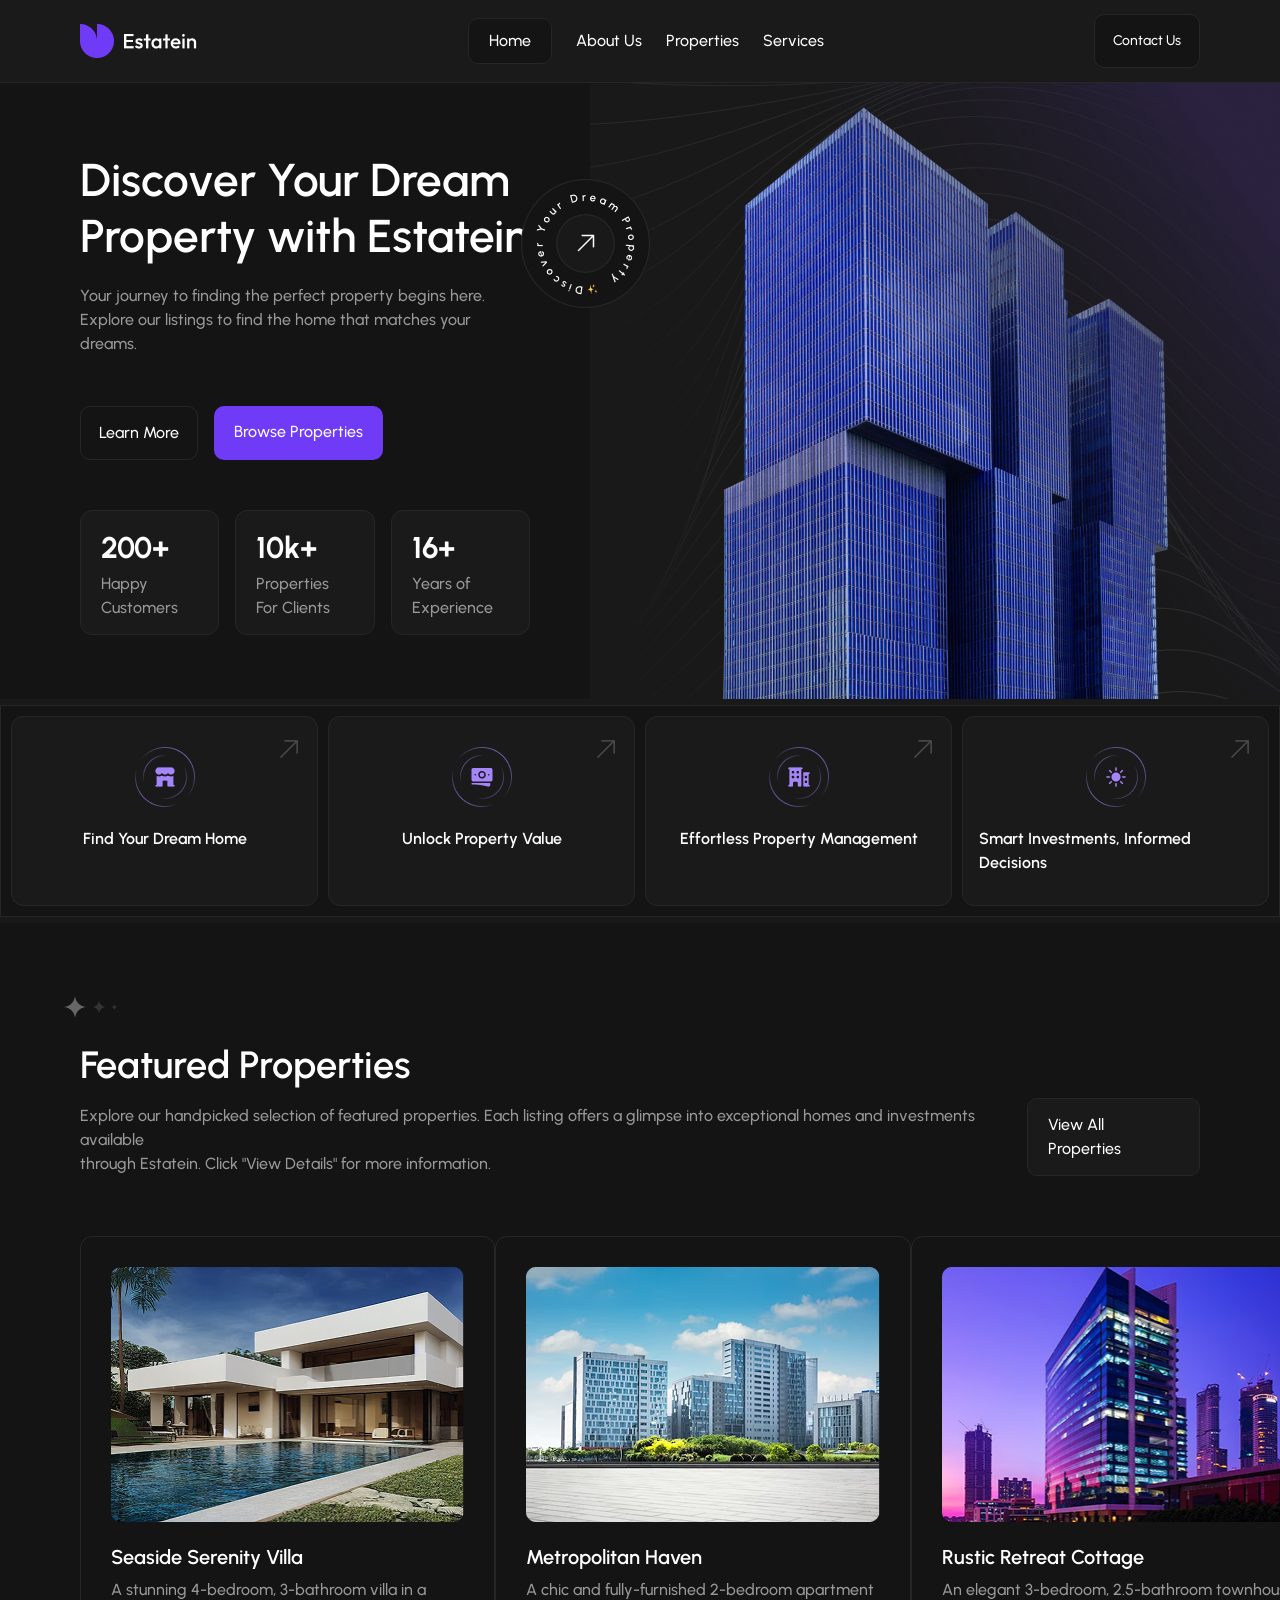
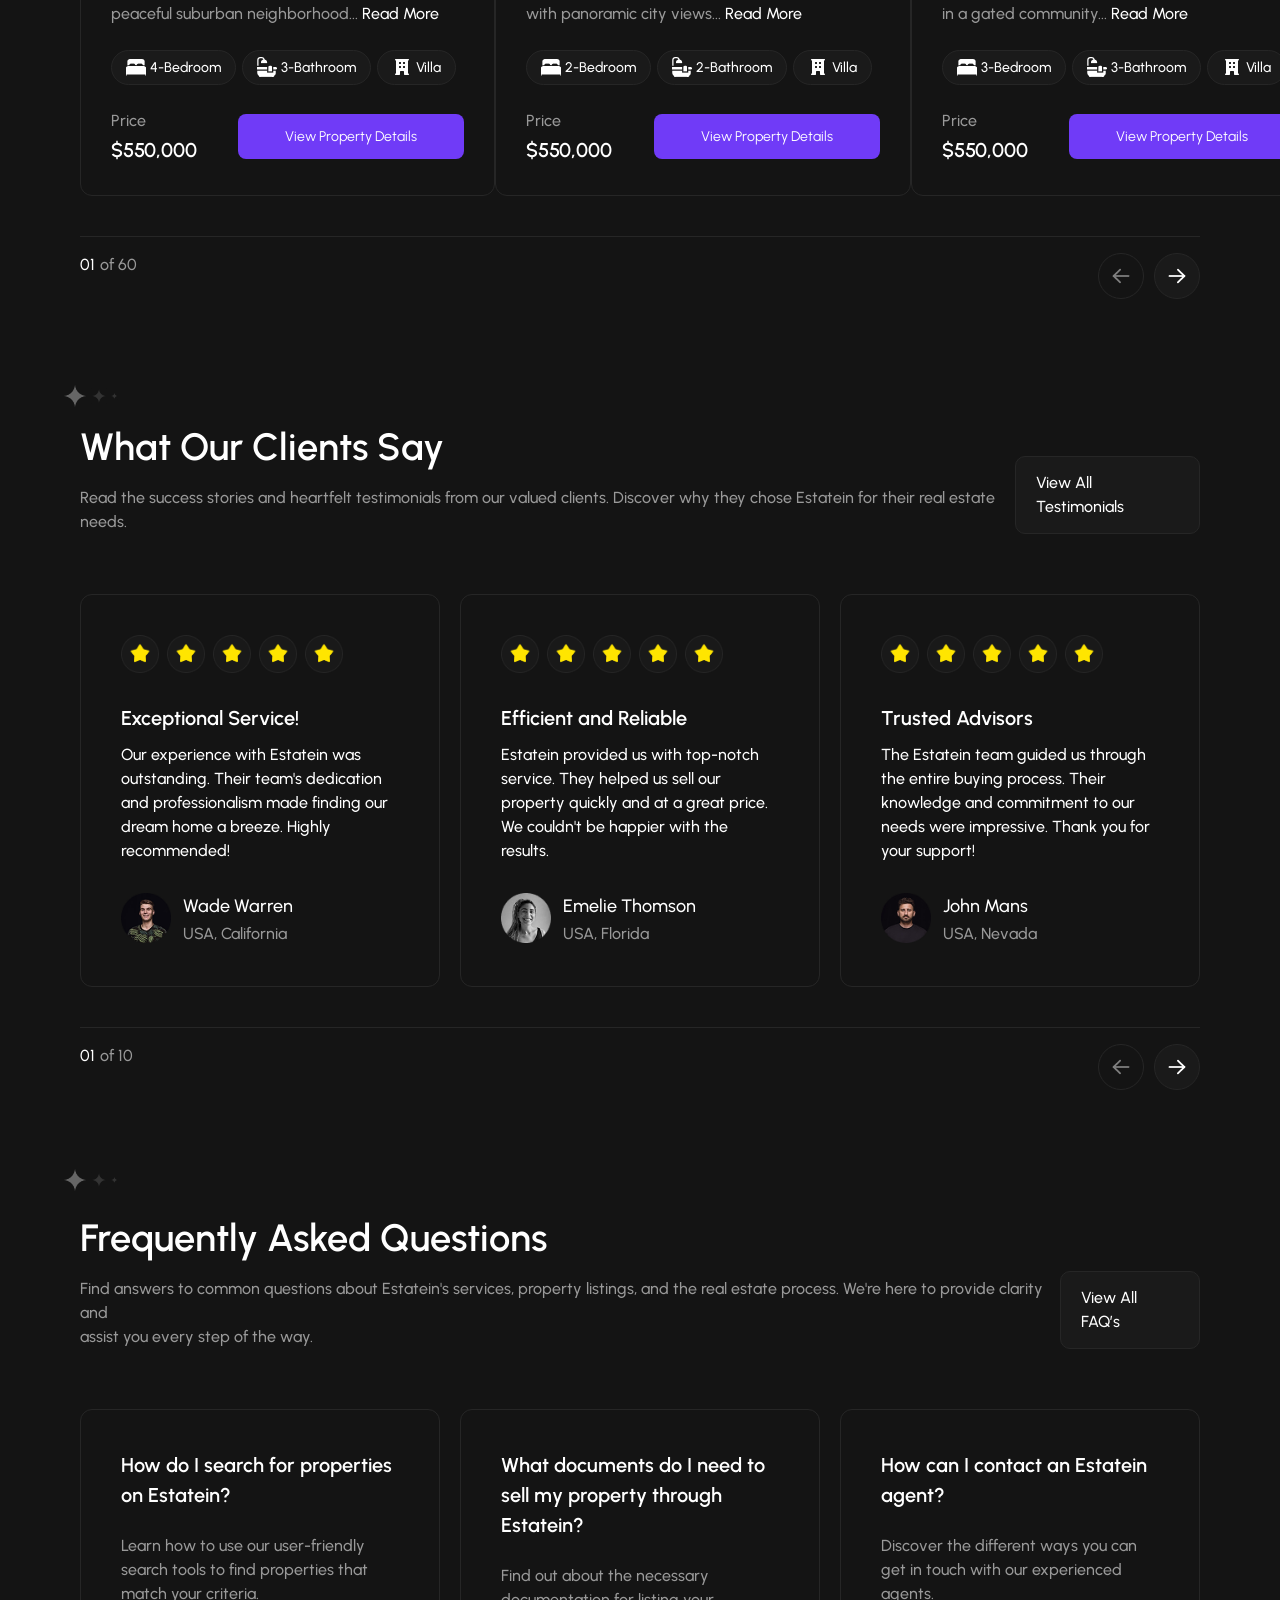
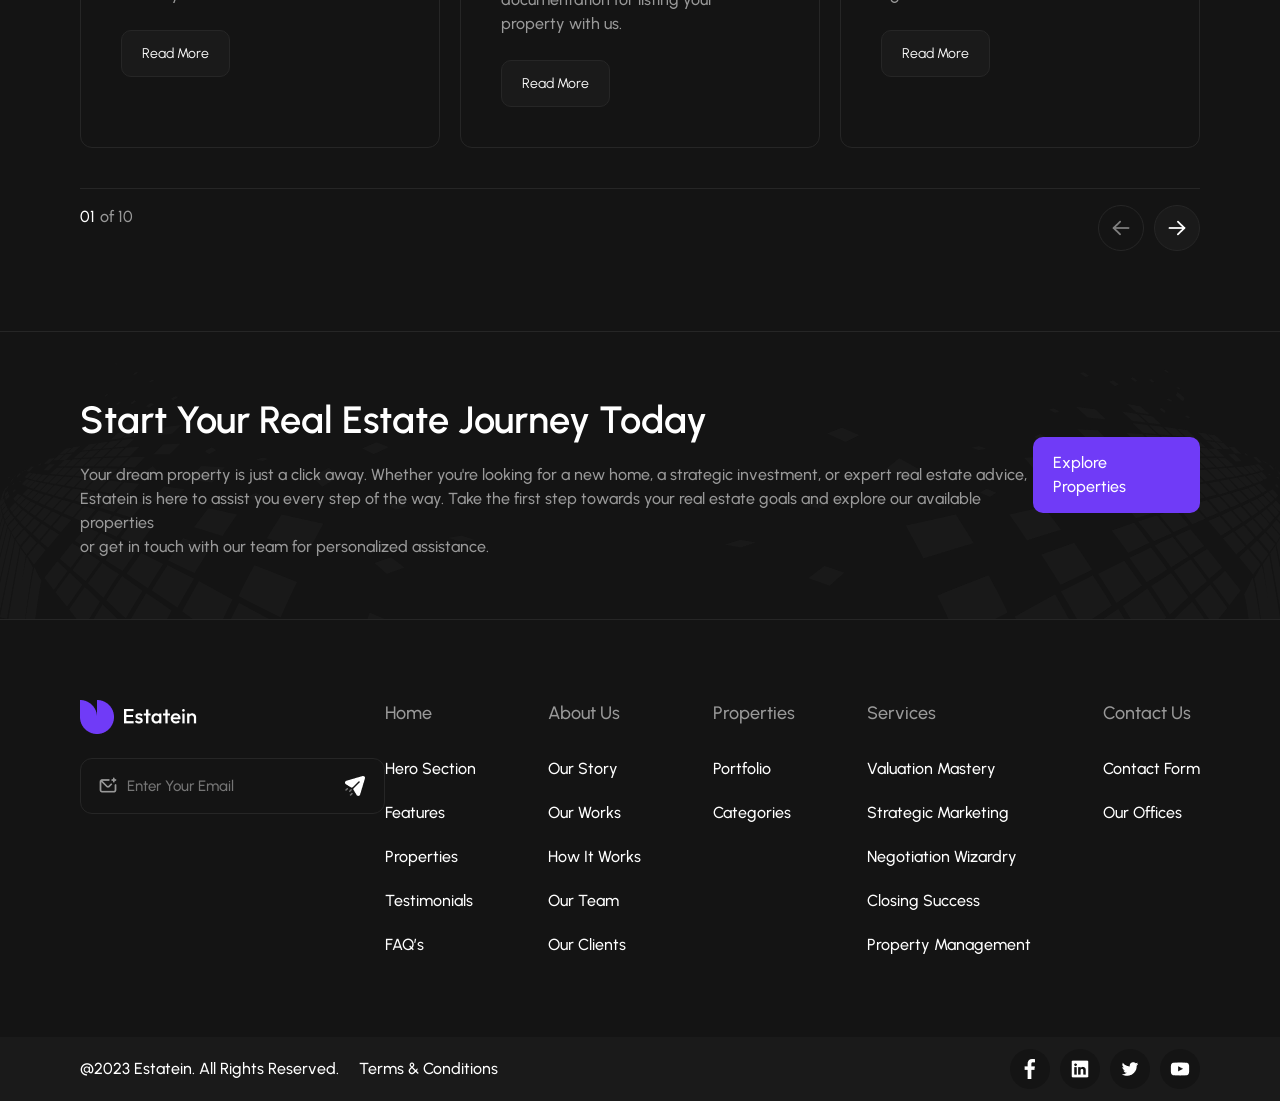
<file: index.html>
<!DOCTYPE html>
<html lang="en">
<head>
    <meta charset="UTF-8">
    <meta name="viewport" content="width=device-width, initial-scale=1.0">
    <link rel="preconnect" href="https://fonts.googleapis.com">
    <link rel="preconnect" href="https://fonts.gstatic.com" crossorigin>
    <link href="https://fonts.googleapis.com/css2?family=Urbanist:ital,wght@0,100..900;1,100..900&display=swap" rel="stylesheet">
    <link rel="stylesheet" href="style\Home_style\typography.css">
    <link rel="stylesheet" href="style\Home_style\main.css">
    <link rel="stylesheet" href="style\Home_style\button.css">
    <link rel="stylesheet" href="style\Home_style\adaptive.css">
    <title>Estatein</title>
</head>
<body>
    <nav>
        <section class="navigation paragraph-2">
            <div class="logo__nav">
                <picture class="picture">
                    <source media="(max-width: 768px)" srcset="image_mobile\Home_images_mobile\logo_mobile.png" width="28px">
                    <source media="(max-width: 1911px)" srcset="image_laptop\Home_images_laptop\logo_laptop.png" width="34px">
                    <img src="image_desktop\Home_images\logo.png">
                </picture>

                <picture class="picture">
                    <source media="(max-width: 768px)" srcset="image_mobile\Home_images_mobile\logo_text_mobile.png">
                    <source media="(max-width: 1911px)" srcset="image_laptop\Home_images_laptop\logo_text_laptop.png">
                    <img src="image_desktop\Home_images\logo_text.png">
                </picture>
            </div>

            <div class="btn__nav no_mobile">
                <a href="index.html" class="link link_active">Home</a>
                <a href="About_Us_Page.html" class="link">About Us</a>
                <a href="Properties.html" class="link">Properties</a>
                <a href="Property_Details.html" class="link">Services</a>
            </div>

            <a href="#" class="btn__black no_mobile">Contact Us</a>
            <a href="#" class="mobile_nav_btn">
                <img src="image_mobile\Home_images_mobile\nav_menu_mobile.png">
            </a>
        </section>
    </nav>

    <header>
        <section class="header">
            <div class="header__text">

                <div class="header__title">
                    <h1 class="heading-1">
                        Discover Your Dream 
                        <br>
                        Property with Estatein
                    </h1>
                    <p class="paragraph-2 gray">
                        Your journey to finding the perfect property begins here. Explore our listings to find the home 
                        that matches your dreams.
                    </p>
                </div>

                <div class="header__btn">
                    <a href="#" class="btn__black paragraph-2">Learn More</a>
                    <a href="#" class="btn__violet paragraph-2">Browse Properties</a>
                </div>

                <div class="header__feature">
                    <section class="header__card">
                        <p class="quote">200+</p>
                        <p class="paragraph-2 gray">Happy Customers</p>
                    </section>
                    <section class="header__card">
                        <p class="quote">10k+</p>
                        <p class="paragraph-2 gray">Properties For Clients</p>
                    </section>
                    <section class="header__card card-big">
                        <p class="quote">16+</p>
                        <p class="paragraph-2 gray">Years of Experience</p>
                    </section>
                </div>

            </div>

            <div class="header__left__picture">
                <picture class="picture">
                    <source media="(max-width: 768px)" srcset="image_mobile\Home_images_mobile\hero_mobile.png">
                    <source media="(max-width: 1911px)" srcset="image_laptop\Home_images_laptop\hero_laptop.png" width="690px">
                    <img src="image_desktop\Home_images\hero_img.png">
                </picture>

                <picture class="sub__cont picture">
                    <source media="(max-width: 768px)" srcset="image_mobile\Home_images_mobile\Sub_cont_mobile.png">
                    <source media="(max-width: 1911px)" srcset="image_laptop\Home_images_laptop\Sub_cont_laptop.png" width="129px">
                    <img src="image_desktop\Home_images\sub__cont__img.png">
                </picture>
            </div>
        </section>

        <section class="sub__header">
            <div class="sub__header__card">
                <picture>
                    <source media="(max-width: 768px)" srcset="image_mobile\Home_images_mobile\Icon1_mobile.png" width="48px">
                    <source media="(max-width: 1911px)" srcset="image_laptop\Home_images_laptop\Icon1_laptop.png" width="60px">
                    <img src="image_desktop\Home_images\Icon1.png" width="82px">
                </picture>
                <h4 class="heading-4">Find Your Dream Home</h4>
                <picture class="picture vector">
                    <source media="(max-width: 1911px)" srcset="image_laptop\Home_images_laptop\vector_laptop.png" width="26px">
                    <img src="image_desktop\Home_images\vektor.png">
                </picture>
            </div>

            <div class="sub__header__card">
                <picture>
                    <source media="(max-width: 768px)" srcset="image_mobile\Home_images_mobile\Icon2_mobile.png" width="48px">
                    <source media="(max-width: 1911px)" srcset="image_laptop\Home_images_laptop\Icon2_laptop.png" width="60px">
                    <img src="image_desktop\Home_images\Icon2.png" width="82px">
                </picture>
                <h4 class="heading-4">Unlock Property Value</h4>
                <picture class="picture vector">
                    <source media="(max-width: 1911px)" srcset="image_laptop\Home_images_laptop\vector_laptop.png" width="26px">
                    <img src="image_desktop\Home_images\vektor.png">
                </picture>
            </div>

            <div class="sub__header__card">
                <picture>
                    <source media="(max-width: 768px)" srcset="image_mobile\Home_images_mobile\Icon3_mobile.png" width="48px">
                    <source media="(max-width: 1911px)" srcset="image_laptop\Home_images_laptop\Icon3_laptop.png" width="60px">
                    <img src="image_desktop\Home_images\Icon3.png" width="82px">
                </picture>
                <h4 class="heading-4">Effortless Property Management</h4>
                <picture class="picture vector">
                    <source media="(max-width: 1911px)" srcset="image_laptop\Home_images_laptop\vector_laptop.png" width="26px">
                    <img src="image_desktop\Home_images\vektor.png">
                </picture>
            </div>

            <div class="sub__header__card">
                <picture>
                    <source media="(max-width: 768px)" srcset="image_mobile\Home_images_mobile\Icon4_mobile.png" width="48px">
                    <source media="(max-width: 1911px)" srcset="image_laptop\Home_images_laptop\Icon4_laptop.png" width="60px">
                    <img src="image_desktop\Home_images\Icon4.png" width="82px">
                </picture>
                <h4 class="heading-4">Smart Investments, Informed Decisions</h4>
                <picture class="picture vector">
                    <source media="(max-width: 1911px)" srcset="image_laptop\Home_images_laptop\vector_laptop.png" width="26px">
                    <img src="image_desktop\Home_images\vektor.png">
                </picture>
            </div>
        </section>
    </header>

    <main>
        <section class="featured">
            <div class="featured__top">
                <div class="featured__title">
                    <h2 class="heading-2 heading-2-mobile">Featured Properties</h2>
                    <p class="paragraph-2 gray no_mobile">
                        Explore our handpicked selection of featured properties. Each listing offers a glimpse into exceptional homes and investments available 
                        <br class="br_laptop">
                        through 
                        <br class="br no_mobile">
                        Estatein. Click "View Details" for more information.
                    </p>
                    <p class="paragraph-2 gray mobile">
                        Explore our handpicked selection of featured properties. Each listing offers a glimpse into exceptional homes and investments available 
                        through Estatein.
                    </p>
                </div>
                <a href="#" class="btn__gray paragraph-2 no_mobile">View All Properties</a>
                <picture class="zvezdi">
                    <source media="(max-width: 768px)" srcset="image_mobile\Home_images_mobile\zvezdi_mobile.png">
                    <source media="(max-width: 1911px)" srcset="image_laptop\Home_images_laptop\zvezdi_laptop.png">
                    <img src="image_desktop\Home_images\zvezdi.png" >
                </picture>
            </div>
            <div class="cards_and_scroll">
                <div class="featured_cards_section">
                    <section class="featured__card no_mobile">
                        <picture class="picture">
                            <source media="(max-width: 1911px)" srcset="image_laptop\Home_images_laptop\ImageCard1_laptop.png" width="353.33px">
                            <img src="image_desktop\Home_images\ImageCard1.png">
                        </picture>
                        <div class="featured__card__content">
                            <div class="card__title">
                                <h3 class="heading-3">Seaside Serenity Villa</h3>
                                <p class="paragraph-2 gray">A stunning 4-bedroom, 3-bathroom villa in a peaceful suburban neighborhood... 
                                    <a href="#" class="link">Read More</a>
                                </p>
                            </div>
                            <div class="component__feature">
                                <span class="component">
                                    <picture class="picture">
                                        <source media="(max-width: 1911px)" srcset="image_laptop\Home_images_laptop\bad_laptop.png" width="20px">
                                        <img src="image_desktop\Home_images\bed.png">
                                    </picture>
                                    <p class="paragraph-2 component-p">4-Bedroom</p>
                                </span>
                                <span class="component">
                                    <picture class="picture">
                                        <source media="(max-width: 1911px)" srcset="image_laptop\Home_images_laptop\bath_laptop.png" width="20px">
                                        <img src="image_desktop\Home_images\bath.png">
                                    </picture>
                                    <p class="paragraph-2 component-p">3-Bathroom</p>
                                </span>
                                <span class="component">
                                    <picture class="picture">
                                        <source media="(max-width: 1911px)" srcset="image_laptop\Home_images_laptop\villa_laptop.png" width="20px">
                                        <img src="image_desktop\Home_images\villa.png">
                                    </picture>
                                    <p class="paragraph-2 component-p">Villa</p>
                                </span>
                            </div>
                            <div class="last__card__content">
                                <div class="last__card__content__title">
                                    <p class="paragraph-2 gray">Price</p>
                                    <h3 class="heading-3">$550,000</h3>
                                </div>
                                <a href="#" class="btn__violet-2">View Property Details</a>
                            </div>
                        </div>
                    </section>

                    <section class="featured__card no_mobile">
                        <picture class="picture">
                            <source media="(max-width: 1911px)" srcset="image_laptop\Home_images_laptop\ImageCard2_laptop.png" width="353.33px">
                            <img src="image_desktop\Home_images\ImageCard2.png">
                        </picture>
                        <div class="featured__card__content">
                            <div class="card__title">
                                <h3 class="heading-3">Metropolitan Haven</h3>
                                <p class="paragraph-2 gray">A chic and fully-furnished 2-bedroom apartment with panoramic city views... 
                                    <a href="#" class="link">Read More</a>
                                </p>
                            </div>
                            <div class="component__feature">
                                <span class="component">
                                    <picture class="picture">
                                        <source media="(max-width: 1911px)" srcset="image_laptop\Home_images_laptop\bad_laptop.png" width="20px">
                                        <img src="image_desktop\Home_images\bed.png">
                                    </picture>
                                    <p class="paragraph-2 component-p">2-Bedroom</p>
                                </span>
                                <span class="component">
                                    <picture class="picture">
                                        <source media="(max-width: 1911px)" srcset="image_laptop\Home_images_laptop\bath_laptop.png" width="20px">
                                        <img src="image_desktop\Home_images\bath.png">
                                    </picture>
                                    <p class="paragraph-2 component-p">2-Bathroom</p>
                                </span>
                                <span class="component">
                                    <picture class="picture">
                                        <source media="(max-width: 1911px)" srcset="image_laptop\Home_images_laptop\villa_laptop.png" width="20px">
                                        <img src="image_desktop\Home_images\villa.png">
                                    </picture>
                                    <p class="paragraph-2 component-p">Villa</p>
                                </span>
                            </div>
                            <div class="last__card__content">
                                <div class="last__card__content__title">
                                    <p class="paragraph-2 gray">Price</p>
                                    <h3 class="heading-3">$550,000</h3>
                                </div>
                                <a href="#" class="btn__violet-2">View Property Details</a>
                            </div>
                        </div>
                    </section>

                    <section class="featured__card">
                        <picture class="picture">
                            <source media="(max-width: 768px)" srcset="image_mobile\Home_images_mobile\ImageCard_mobile.png" width="310px">
                            <source media="(max-width: 1911px)" srcset="image_laptop\Home_images_laptop\ImageCard3_laptop.png" width="353.33px">
                            <img src="image_desktop\Home_images\ImageCard3.png">
                        </picture>
                        <div class="featured__card__content">
                            <div class="card__title">
                                <h3 class="heading-3 heading-3_mobile-2">Rustic Retreat Cottage</h3>
                                <p class="paragraph-2 gray">An elegant 3-bedroom, 2.5-bathroom townhouse in a gated community... 
                                    <a href="#" class="link">Read More</a>
                                </p>
                            </div>
                            <div class="component__feature">
                                <span class="component">
                                    <picture class="picture">
                                        <source media="(max-width: 1911px)" srcset="image_laptop\Home_images_laptop\bad_laptop.png" width="20px">
                                        <img src="image_desktop\Home_images\bed.png">
                                    </picture>
                                    <p class="paragraph-2 component-p">3-Bedroom</p>
                                </span>
                                <span class="component">
                                    <picture class="picture">
                                        <source media="(max-width: 1911px)" srcset="image_laptop\Home_images_laptop\bath_laptop.png" width="20px">
                                        <img src="image_desktop\Home_images\bath.png">
                                    </picture>
                                    <p class="paragraph-2 component-p">3-Bathroom</p>
                                </span>
                                <span class="component">
                                    <picture class="picture">
                                        <source media="(max-width: 1911px)" srcset="image_laptop\Home_images_laptop\villa_laptop.png" width="20px">
                                        <img src="image_desktop\Home_images\villa.png">
                                    </picture>
                                    <p class="paragraph-2 component-p">Villa</p>
                                </span>
                            </div>
                            <div class="last__card__content">
                                <div class="last__card__content__title">
                                    <p class="paragraph-2 gray">Price</p>
                                    <h3 class="heading-3 heading-3_mobile-2">$550,000</h3>
                                </div>
                                <a href="#" class="btn__violet-2">View Property Details</a>
                            </div>
                        </div>
                    </section>
                </div>
                <div class="slide__block">
                    <a href="#" class="btn__gray paragraph-2 mobile">View All Properties</a>
                    <span class="number__scroll no_mobile">
                        <p class="paragraph-1 scroll-p">01</p>
                        <p class="paragraph-1 scroll-p gray">of 60</p>
                    </span>
                    <div class="scoll__btn">
                        <a href="#">
                            <picture class="picture">
                                <source media="(max-width: 768px)" srcset="image_mobile\Home_images_mobile\vector_left_mobile.png" width="24px">
                                <source media="(max-width: 1911px)" srcset="image_laptop\Home_images_laptop\vector_left_laptop.png" width="24px">
                                <img src="image_desktop\Home_images\vektor__left.png" class="vector__btn">
                            </picture>
                        </a>
                        <span class=" number__scroll_mobile mobile ">
                            <p class="paragraph-1 scroll-p">01</p>
                            <p class="paragraph-1 scroll-p gray">of 60</p>
                        </span>
                        <a href="#">
                            <picture class="picture">
                                <source media="(max-width: 768px)" srcset="image_mobile\Home_images_mobile\vector_right_mobile.png" width="24px">
                                <source media="(max-width: 1911px)" srcset="image_laptop\Home_images_laptop\vector_right_laptop.png" width="24px">
                                <img src="image_desktop\Home_images\vector__right.png" class="vector__btn right">
                            </picture>
                        </a>
                    </div>
                </div>
            </div>
        </section>

        <section class="reviews">
            <div class="featured__top">
                <div class="featured__title">
                    <h2 class="heading-2 heading-2-mobile">What Our Clients Say</h2>
                    <p class="paragraph-2 gray">
                        Read the success stories and heartfelt testimonials from our valued clients. Discover why they chose Estatein for their real estate needs.
                    </p>
                </div>
                <a href="#" class="paragraph-2 btn__gray no_mobile">View All Testimonials</a>
                <picture class="zvezdi">
                    <source media="(max-width: 768px)" srcset="image_mobile\Home_images_mobile\zvezdi_mobile.png">
                    <source media="(max-width: 1911px)" srcset="image_laptop\Home_images_laptop\zvezdi_laptop.png">
                    <img src="image_desktop\Home_images\zvezdi.png" >
                </picture>
            </div>
            <div class="cards_and_scroll">
                <div class="reviews__cards">
                    <section class="review__card"> 
                        <span class="star__block">
                            <img src="image_desktop\Home_images\star_yellow.png" class="star_yellow">
                            <img src="image_desktop\Home_images\star_yellow.png" class="star_yellow">
                            <img src="image_desktop\Home_images\star_yellow.png" class="star_yellow">
                            <img src="image_desktop\Home_images\star_yellow.png" class="star_yellow">
                            <img src="image_desktop\Home_images\star_yellow.png" class="star_yellow">
                        </span>
                        <div class="review__card__title">
                            <h3 class="heading-3 heading-3_mobile-2">Exceptional Service!</h3>
                            <p class="paragraph-2 white">Our experience with Estatein was outstanding. Their team's dedication and professionalism made finding our dream home a breeze. Highly recommended!</p>
                        </div>
                        <div class="review__card__profile">
                            <picture class="picture">
                                <source media="(max-width: 768px)" srcset="image_desktop\Home_images\Profile1.png" width="50px">
                                <img src="image_desktop\Home_images\Profile1.png" class="profile" width="60px">
                            </picture>
                            <span class="profile__info">
                                <p class="paragraph-1 white">Wade Warren</p>
                                <p class="paragraph-2 gray">USA, California</p>
                            </span>
                        </div>
                    </section>

                    <section class="review__card no_mobile"> 
                        <span class="star__block">
                            <img src="image_desktop\Home_images\star_yellow.png" class="star_yellow">
                            <img src="image_desktop\Home_images\star_yellow.png" class="star_yellow">
                            <img src="image_desktop\Home_images\star_yellow.png" class="star_yellow">
                            <img src="image_desktop\Home_images\star_yellow.png" class="star_yellow">
                            <img src="image_desktop\Home_images\star_yellow.png" class="star_yellow">
                        </span>
                        <div class="review__card__title">
                            <h3 class="heading-3">Efficient and Reliable</h3>
                            <p class="paragraph-2 white">Estatein provided us with top-notch service. They helped us sell our property quickly and at a great price. We couldn't be happier with the results. </p>
                        </div>
                        <div class="review__card__profile">
                            <img src="image_desktop\Home_images\Profile2.png" class="profile">
                            <span class="profile__info">
                                <p class="paragraph-1 white">Emelie Thomson</p>
                                <p class="paragraph-2 gray">USA, Florida</p>
                            </span>
                        </div>
                    </section>

                    <section class="review__card no_mobile"> 
                        <span class="star__block">
                            <img src="image_desktop\Home_images\star_yellow.png" class="star_yellow">
                            <img src="image_desktop\Home_images\star_yellow.png" class="star_yellow">
                            <img src="image_desktop\Home_images\star_yellow.png" class="star_yellow">
                            <img src="image_desktop\Home_images\star_yellow.png" class="star_yellow">
                            <img src="image_desktop\Home_images\star_yellow.png" class="star_yellow">
                        </span>
                        <div class="review__card__title">
                            <h3 class="heading-3">Trusted Advisors</h3>
                            <p class="paragraph-2 white">The Estatein team guided us through the entire buying process. Their knowledge and commitment to our needs were impressive. Thank you for your support!</p>
                        </div>
                        <div class="review__card__profile">
                            <img src="image_desktop\Home_images\Profile3.png" class="profile">
                            <span class="profile__info">
                                <p class="paragraph-1 white">John Mans</p>
                                <p class="paragraph-2 gray">USA, Nevada</p>
                            </span>
                        </div>
                    </section>
                </div>
                <div class="slide__block">
                    <a href="#" class="btn__gray paragraph-2 mobile">View All Testimonials</a>
                    <span class="number__scroll no_mobile">
                        <p class="paragraph-1 scroll-p">01</p>
                        <p class="paragraph-1 scroll-p gray">of 10</p>
                    </span>
                    <div class="scoll__btn">
                        <a href="#">
                            <picture class="picture">
                                <source media="(max-width: 768px)" srcset="image_mobile\Home_images_mobile\vector_left_mobile.png" width="24px">
                                <source media="(max-width: 1911px)" srcset="image_laptop\Home_images_laptop\vector_left_laptop.png" width="24px">
                                <img src="image_desktop\Home_images\vektor__left.png" class="vector__btn">
                            </picture>
                        </a>
                        <span class=" mobile number__scroll_mobile">
                            <p class="paragraph-1 scroll-p">01</p>
                            <p class="paragraph-1 scroll-p gray">of 10</p>
                        </span>
                        <a href="#">
                            <picture class="picture">
                                <source media="(max-width: 768px)" srcset="image_mobile\Home_images_mobile\vector_right_mobile.png" width="24px">
                                <source media="(max-width: 1911px)" srcset="image_laptop\Home_images_laptop\vector_right_laptop.png" width="24px">
                                <img src="image_desktop\Home_images\vector__right.png" class="vector__btn right">
                            </picture>
                        </a>
                    </div>
                </div>
            </div>
        </section>

        <section class="questions">
            <div class="featured__top">
                <div class="featured__title">
                    <h2 class="heading-2 heading-2-mobile">Frequently Asked Questions</h2>
                    <p class="paragraph-2 gray ">
                        Find answers to common questions about Estatein's services, property listings, and the real estate process. We're here to provide clarity and 
                        <br class="br_laptop">
                        assist you every 
                        <br class="br no_mobile">
                        step of the way.
                    </p>
                </div>
                <a href="#" class="btn__gray paragraph-2 no_mobile">View All FAQ’s</a>
                <picture class="zvezdi">
                    <source media="(max-width: 768px)" srcset="image_mobile\Home_images_mobile\zvezdi_mobile.png">
                    <source media="(max-width: 1911px)" srcset="image_laptop\Home_images_laptop\zvezdi_laptop.png">
                    <img src="image_desktop\Home_images\zvezdi.png" >
                </picture>
            </div>
            <div class="cards_and_scroll">
                <div class="questions__cards">
                    <section class="question_card">
                        <h3 class="heading-3 heading-3_mobile-2">How do I search for properties on Estatein?</h3>
                        <p class="paragraph-2 gray">Learn how to use our user-friendly search tools to find properties that match your criteria.</p>
                        <a href="#" class="btn__gray flex_btn">Read More</a>
                    </section>

                    <section class="question_card no_mobile">
                        <h3 class="heading-3">What documents do I need to sell my property through Estatein?</h3>
                        <p class="paragraph-2 gray">Find out about the necessary documentation for listing your property with us.</p>
                        <a href="#" class="btn__gray">Read More</a>
                    </section>

                    <section class="question_card no_mobile">
                        <h3 class="heading-3 subMargin">How can I contact an Estatein agent?</h3>
                        <p class="paragraph-2 gray">Discover the different ways you can get in touch with our experienced agents.</p>
                        <a href="#" class="btn__gray">Read More</a>
                    </section>
                </div>
                <div class="slide__block">
                    <a href="#" class="btn__gray paragraph-2 mobile">View All FAQ’s</a>
                    <span class="number__scroll no_mobile">
                        <p class="paragraph-1 scroll-p">01</p>
                        <p class="paragraph-1 scroll-p gray">of 10</p>
                    </span>
                    <div class="scoll__btn">
                        <a href="#">
                            <picture class="picture">
                                <source media="(max-width: 768px)" srcset="image_mobile\Home_images_mobile\vector_left_mobile.png" width="24px">
                                <source media="(max-width: 1911px)" srcset="image_laptop\Home_images_laptop\vector_left_laptop.png" width="24px">
                                <img src="image_desktop\Home_images\vektor__left.png" class="vector__btn">
                            </picture>
                        </a>
                        <span class=" mobile number__scroll_mobile">
                            <p class="paragraph-1 scroll-p">01</p>
                            <p class="paragraph-1 scroll-p gray">of 10</p>
                        </span>
                        <a href="#">
                            <picture class="picture">
                                <source media="(max-width: 768px)" srcset="image_mobile\Home_images_mobile\vector_right_mobile.png" width="24px">
                                <source media="(max-width: 1911px)" srcset="image_laptop\Home_images_laptop\vector_right_laptop.png" width="24px">
                                <img src="image_desktop\Home_images\vector__right.png" class="vector__btn right">
                            </picture>
                        </a>
                    </div>
                </div>
            </div>
        </section>

        <section class="CTA">
            <div class="CTA__title">
                <h2 class="heading-2 white heading-2-mobile">Start Your Real Estate Journey Today</h2>
                <p class="paragraph-2 gray">
                    Your dream property is just a click away. Whether you're looking for a new home, a strategic investment, or expert real estate advice, 
                    <br class="br_laptop no_mobile">
                    Estatein is 
                    <br class="br no_mobile">
                    here to assist you every step of the way. Take the first step towards your real estate goals and explore our available properties 
                    <br class="br_laptop no_mobile">
                    or get in touch 
                    <br class="br no_mobile">
                    with our team for personalized assistance.
                </p>
            </div>
            <a href="#" class="btn__violet paragraph-2 flex_btn">Explore Properties</a>
            <picture class="picture abstract__left">
                <source media="(max-width: 768px)" srcset="image_mobile\Home_images_mobile\Abstract_left_mobile.png">
                <source media="(max-width: 1911px)" srcset="image_laptop\Home_images_laptop\Abstract_left_laptop.png">
                <img src="image_desktop\Home_images\Abstract_left.png">
            </picture>

            <picture class="picture abstract__right">
                <source media="(max-width: 768px)" srcset="image_mobile\Home_images_mobile\Abstract_right_mobile.png">
                <source media="(max-width: 1911px)" srcset="image_laptop\Home_images_laptop\Abstract_right_laptop.png">
                <img src="image_desktop\Home_images\Abstract_right.png">
            </picture>
        </section>
    </main>
    <footer>
        <section class="footer">
            <div class="contact__footer">
                <div class="logo__nav">
                    <picture class="picture">
                        <source media="(max-width: 1911px)" srcset="image_laptop\Home_images_laptop\logo_laptop.png" width="34px">
                        <img src="image_desktop\Home_images\logo.png">
                    </picture>

                    <picture class="picture">
                        <source media="(max-width: 1911px)" srcset="image_laptop\Home_images_laptop\logo_text_laptop.png">
                        <img src="image_desktop\Home_images\logo_text.png">
                    </picture>
                </div>
                <div class="label__block">
                    <label for="email" class="label__footer">
                        <input id="email" type="email" placeholder="Enter Your Email" class="input__footer">
                    </label>

                    <picture class="placeholder__left picture">
                        <source media="(max-width: 1911px)" srcset="image_laptop\Home_images_laptop\Icon5_laptop.png">
                        <img src="image_desktop\Home_images\Icon5.png">
                    </picture>

                    <a href="#" class="placeholder__right">
                        <picture class="picture">
                            <source media="(max-width: 1911px)" srcset="image_laptop\Home_images_laptop\Icon6_laptop.png">
                            <img src="image_desktop\Home_images\Icon6.png">
                        </picture>
                    </a>
                </div>
            </div>
            <nav class="footer__navigation no_mobile">
                <div class="footer__list">
                    <p class="paragraph-1 gray">Home</p>
                    <ul class="ul__footer">
                        <li><a href="#" class="link paragraph-2">Hero Section</a></li>
                        <li><a href="#" class="link paragraph-2">Features</a></li>
                        <li><a href="#" class="link paragraph-2">Properties</a></li>
                        <li><a href="#" class="link paragraph-2">Testimonials</a></li>
                        <li><a href="#" class="link paragraph-2">FAQ’s</a></li>
                    </ul>
                </div>
                <div class="footer__list">
                    <p class="paragraph-1 gray">About Us</p>
                    <ul class="ul__footer">
                        <li><a href="About_Us_Page.html" class="link paragraph-2">Our Story</a></li>
                        <li><a href="About_Us_Page.html" class="link paragraph-2">Our Works</a></li>
                        <li><a href="#" class="link paragraph-2">How It Works</a></li>
                        <li><a href="#" class="link paragraph-2">Our Team</a></li>
                        <li><a href="#" class="link paragraph-2">Our Clients</a></li>
                    </ul>
                </div>
                <div class="footer__list">
                    <p class="paragraph-1 gray">Properties</p>
                    <ul class="ul__footer">
                        <li><a href="#" class="link paragraph-2">Portfolio</a></li>
                        <li><a href="#" class="link paragraph-2">Categories</a></li>
                    </ul>
                </div>

                <div class="footer__list">
                    <p class="paragraph-1 gray">Services</p>
                    <ul class="ul__footer">
                        <li><a href="#" class="link paragraph-2">Valuation Mastery</a></li>
                        <li><a href="#" class="link paragraph-2">Strategic Marketing</a></li>
                        <li><a href="#" class="link paragraph-2">Negotiation Wizardry</a></li>
                        <li><a href="#" class="link paragraph-2">Closing Success</a></li>
                        <li><a href="#" class="link paragraph-2">Property Management</a></li>
                    </ul>
                </div>

               <div class="footer__list">
                    <p class="paragraph-1 gray">Contact Us</p>
                    <ul class="ul__footer">
                        <li><a href="#" class="link paragraph-2">Contact Form</a></li>
                        <li><a href="#" class="link paragraph-2">Our Offices</a></li>
                    </ul>
                </div>
            </nav>
            <nav class="footer__navigation__mobile mobile">
                <div class="lists lists-1__block">
                    <div class="footer__list list-1">
                        <p class="paragraph-1 gray">Home</p>
                        <ul class="ul__footer">
                            <li><a href="#" class="link paragraph-2">Hero Section</a></li>
                            <li><a href="#" class="link paragraph-2">Features</a></li>
                            <li><a href="#" class="link paragraph-2">Properties</a></li>
                            <li><a href="#" class="link paragraph-2">Testimonials</a></li>
                            <li><a href="#" class="link paragraph-2">FAQ’s</a></li>
                        </ul>
                    </div>

                    <div class="gray_stick-list2"></div>

                    <div class="footer__list list-3">
                        <p class="paragraph-1 gray">About Us</p>
                        <ul class="ul__footer">
                            <li><a href="#" class="link paragraph-2">Our Story</a></li>
                            <li><a href="#" class="link paragraph-2">Our Works</a></li>
                            <li><a href="#" class="link paragraph-2">How It Works</a></li>
                            <li><a href="#" class="link paragraph-2">Our Team</a></li>
                            <li><a href="#" class="link paragraph-2">Our Clients</a></li>
                        </ul>
                    </div>
                </div>
                <div class="lists lists-2__block">
                    <div class="two_list_footer list-1">
                        <div class="footer__list">
                            <p class="paragraph-1 gray">Properties</p>
                            <ul class="ul__footer">
                                <li><a href="#" class="link paragraph-2">Portfolio</a></li>
                                <li><a href="#" class="link paragraph-2">Categories</a></li>
                            </ul>
                        </div>

                        <div class="footer__list">
                            <p class="paragraph-1 gray">Contact Us</p>
                            <ul class="ul__footer">
                                <li><a href="#" class="link paragraph-2">Contact Form</a></li>
                                <li><a href="#" class="link paragraph-2">Our Offices</a></li>
                            </ul>
                        </div>
                    </div>

                    <div class="gray_stick-list2"></div>

                    <div class="footer__list list-3">
                        <p class="paragraph-1 gray">Services</p>
                        <ul class="ul__footer">
                            <li><a href="#" class="link paragraph-2">Valuation Mastery</a></li>
                            <li><a href="#" class="link paragraph-2">Strategic Marketing</a></li>
                            <li><a href="#" class="link paragraph-2">Negotiation Wizardry</a></li>
                            <li><a href="#" class="link paragraph-2">Closing Success</a></li>
                            <li><a href="#" class="link paragraph-2">Property Management</a></li>
                        </ul>
                    </div>
                </div>
               

            </nav>
        </section>
        <section class="sub_footer">
            <div class="sub_footer__title">
                <p class="paragraph-2 white">@2023 Estatein. All Rights Reserved.</p>
                <p class="paragraph-2 white">Terms & Conditions</p>
            </div>
            <div class="sub_footer__network">
                <a href="#">
                    <picture class="picture">
                        <source media="(max-width: 768px)" srcset="image_mobile\Home_images_mobile\facebook_mobile.png">
                        <source media="(max-width: 1911px)" srcset="image_laptop\Home_images_laptop\facebook_laptop.png">
                        <img src="image_desktop\Home_images\facebook.png">
                    </picture>
                </a>
                <a href="#">
                    <picture class="picture">
                        <source media="(max-width: 768px)" srcset="image_mobile\Home_images_mobile\in_mobile.png">
                        <source media="(max-width: 1911px)" srcset="image_laptop\Home_images_laptop\in_laptop.png">
                        <img src="image_desktop\Home_images\in.png">
                    </picture>
                </a>
                <a href="#">
                    <picture class="picture">
                        <source media="(max-width: 768px)" srcset="image_mobile\Home_images_mobile\twitter_mobile.png">
                        <source media="(max-width: 1911px)" srcset="image_laptop\Home_images_laptop\twitter_laptop.png">
                        <img src="image_desktop\Home_images\twitter.png">
                    </picture>
                </a>
                <a href="#">
                    <picture class="picture">
                        <source media="(max-width: 768px)" srcset="image_mobile\Home_images_mobile\youtube_mobile.png">
                        <source media="(max-width: 1911px)" srcset="image_laptop\Home_images_laptop\youtube_laptop.png">
                        <img src="image_desktop\Home_images\youtube.png">
                    </picture>
                </a>
            </div>
        </section>
    </footer>
</body>
</html>
</file>
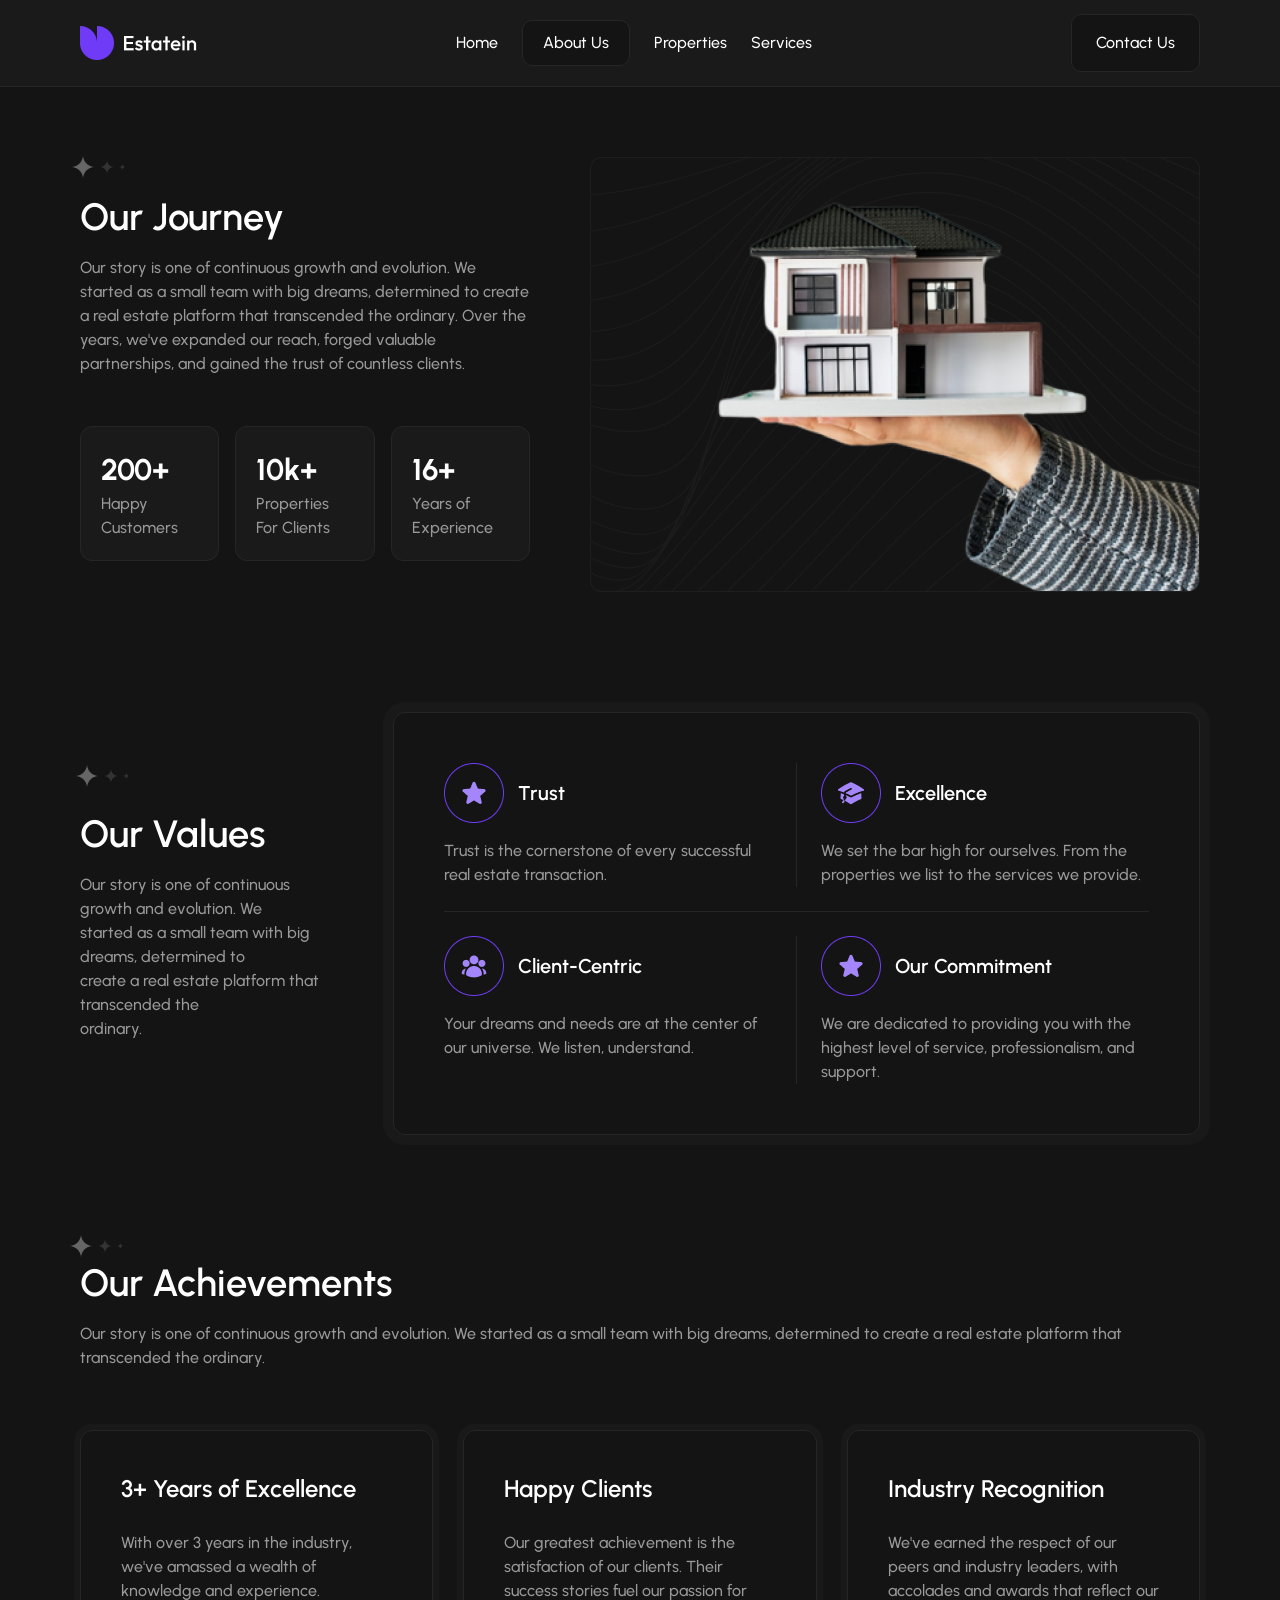
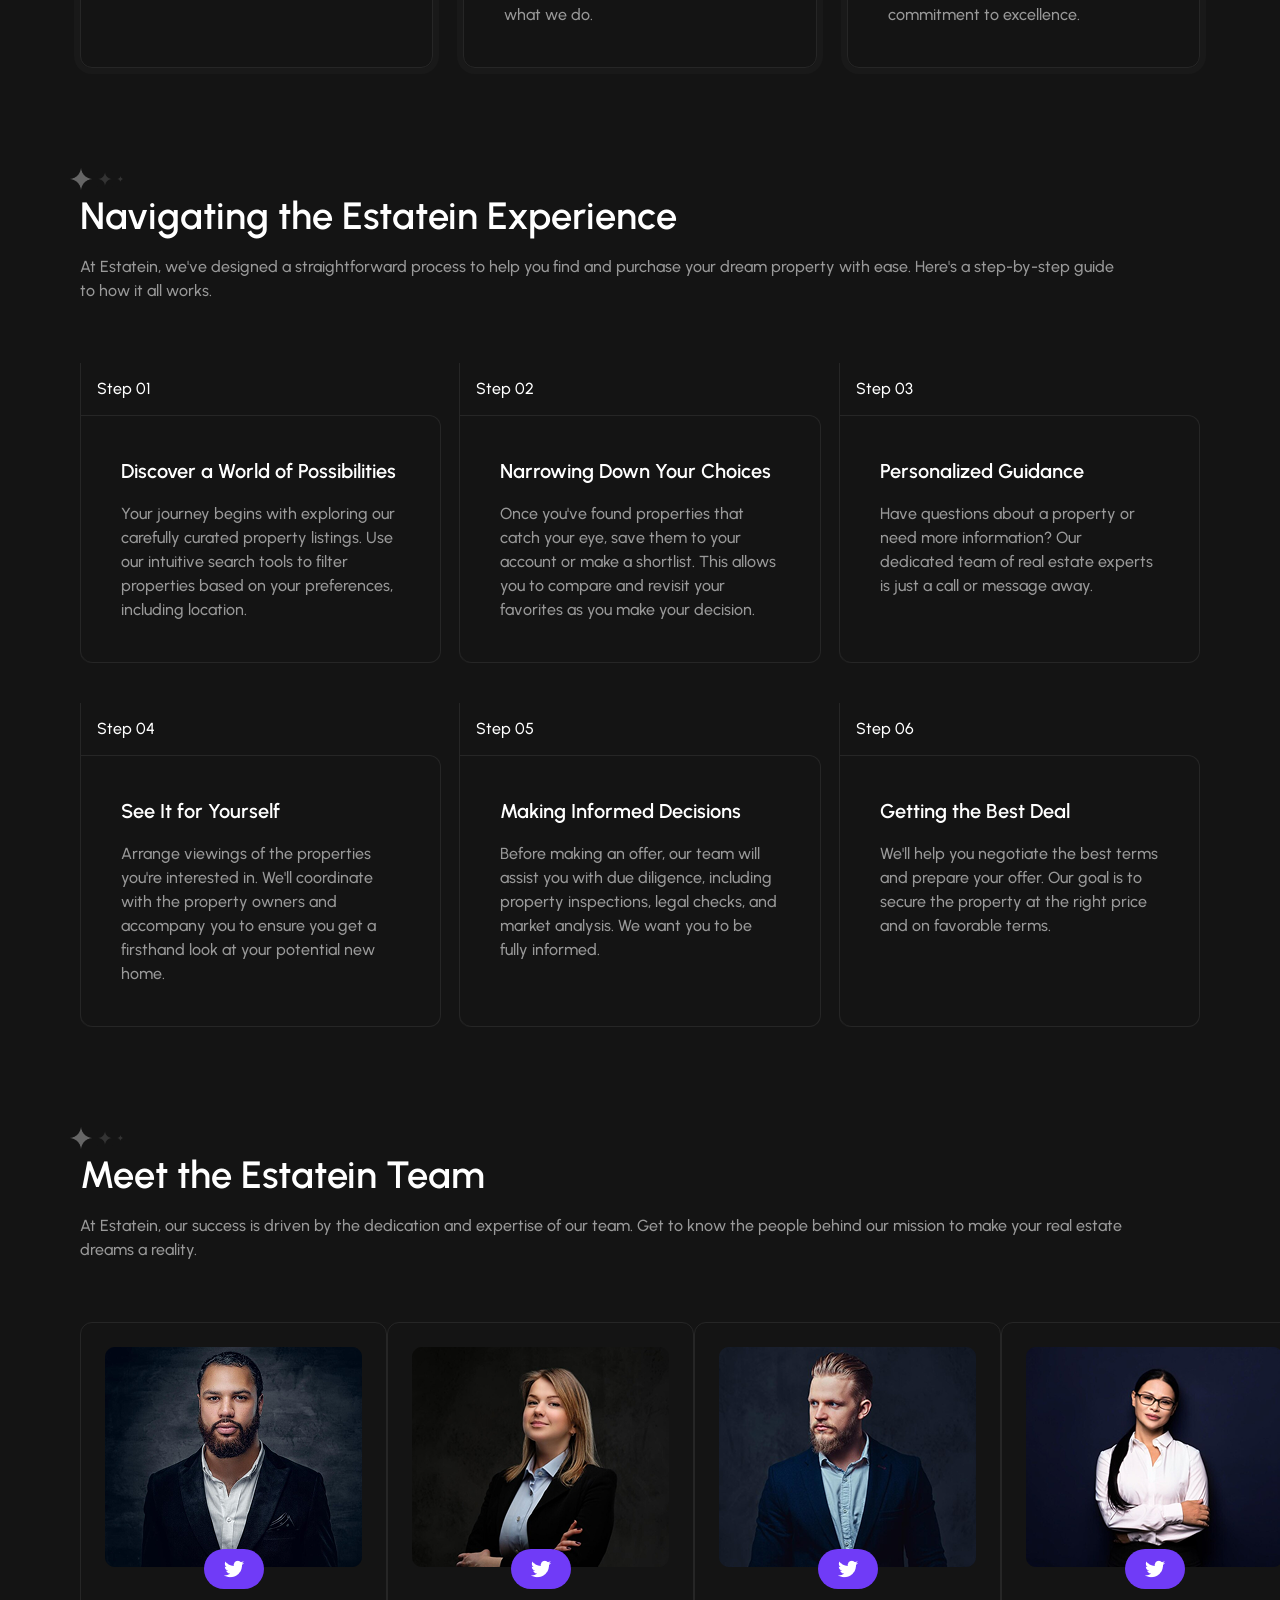
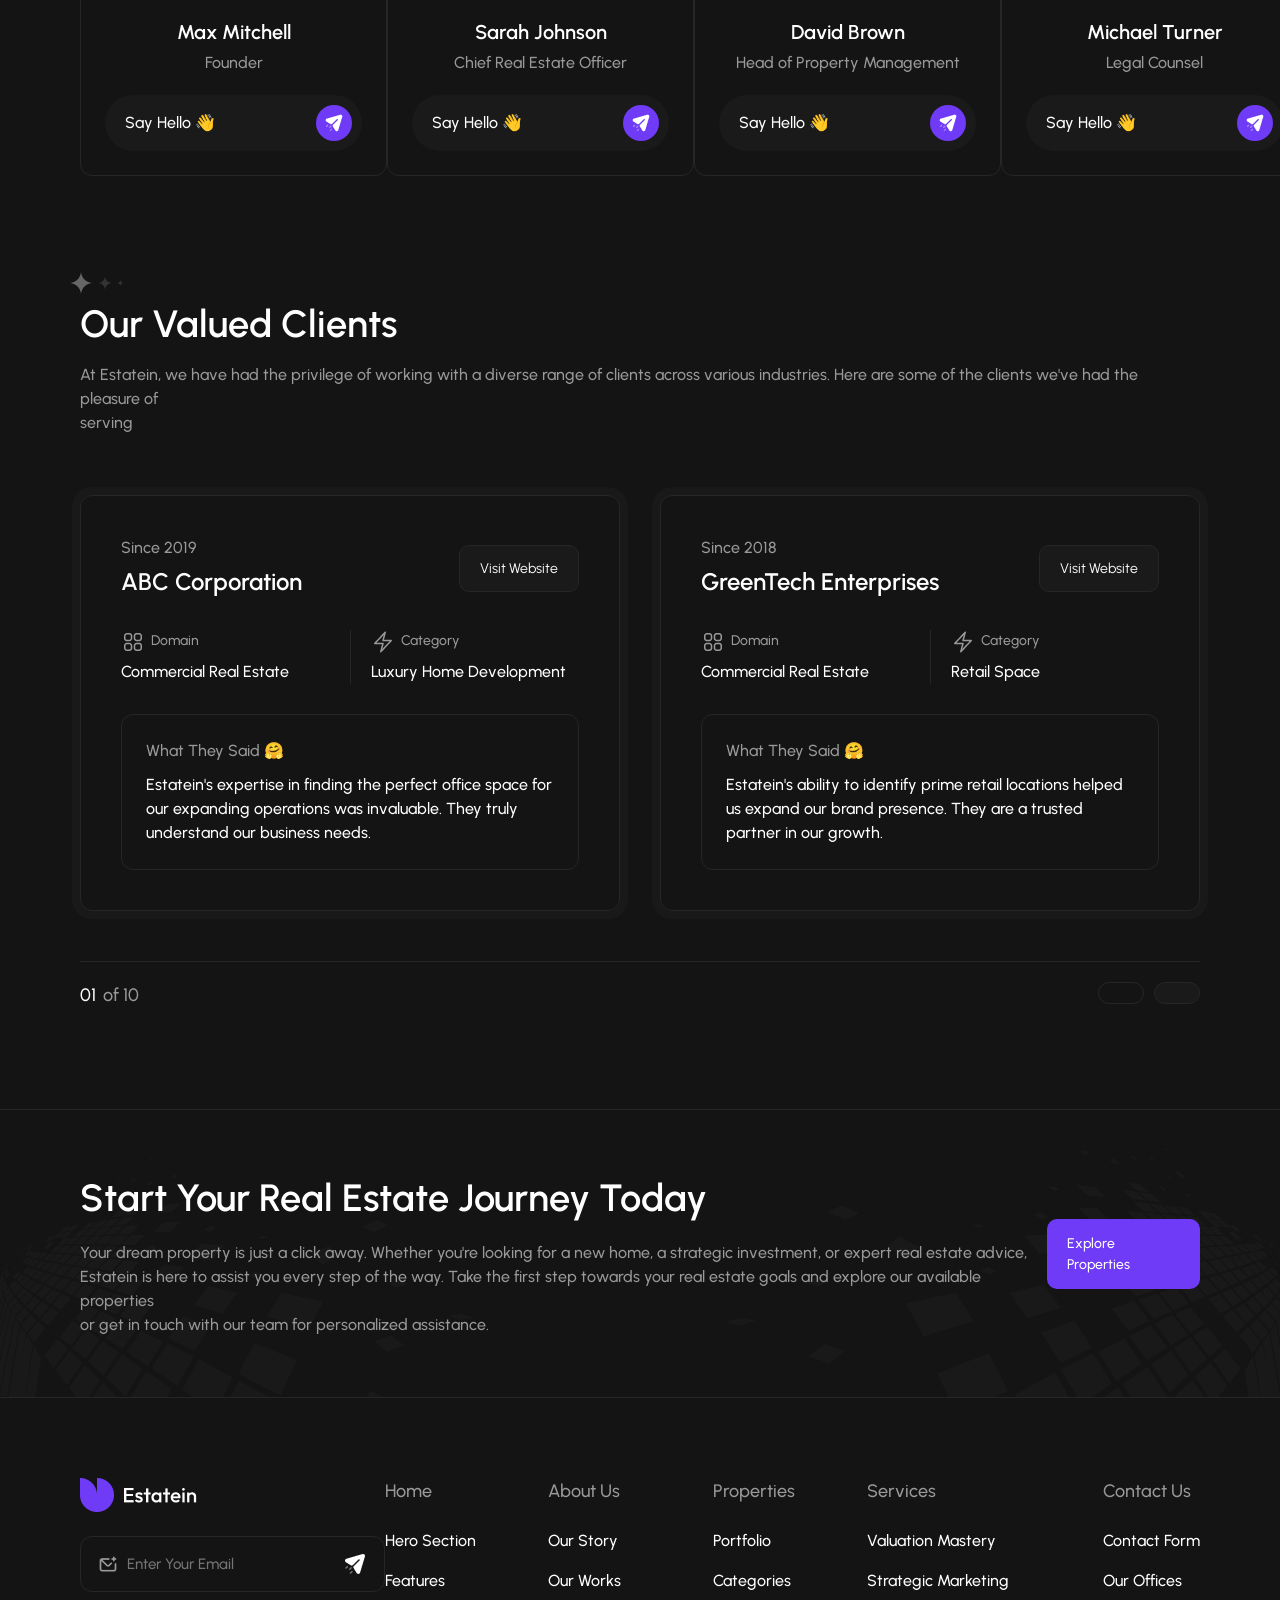
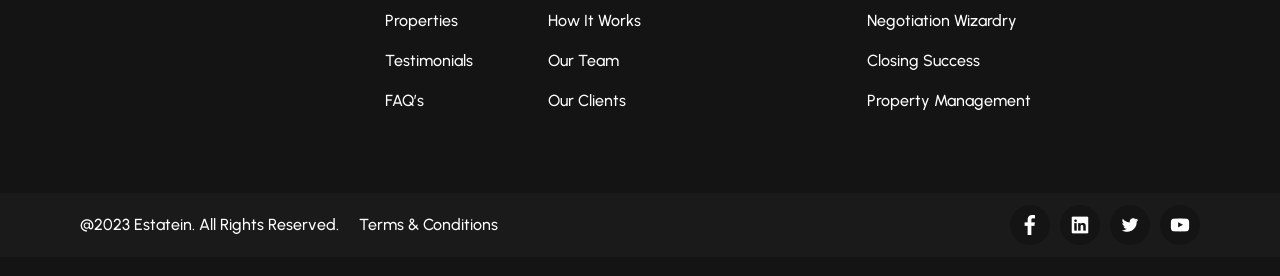
<file: About_Us_Page.html>
<!DOCTYPE html>
<html lang="en">
<head>
    <meta charset="UTF-8">
    <meta name="viewport" content="width=device-width, initial-scale=1.0">
    <link rel="preconnect" href="https://fonts.googleapis.com">
    <link rel="preconnect" href="https://fonts.gstatic.com" crossorigin>
    <link href="https://fonts.googleapis.com/css2?family=Urbanist:ital,wght@0,100..900;1,100..900&display=swap" rel="stylesheet">
    <link rel="stylesheet" href="style\Home_style\typography.css">
    <link rel="stylesheet" href="style\AboutUs_style\main_about.css">
    <link rel="stylesheet" href="style\Home_style\button.css">
    <link rel="stylesheet" href="style\AboutUs_style\adaptive_about.css">
    <title>About Us</title>
</head>
<body>
    <nav>
        <section class="navigation paragraph-2">
            <div class="logo__nav">
                <picture class="picture">
                    <source media="(max-width: 768px)" srcset="image_mobile\Home_images_mobile\logo_mobile.png" width="28px">
                    <source media="(max-width: 1911px)" srcset="image_laptop\Home_images_laptop\logo_laptop.png" width="34px">
                    <img src="image_desktop\Home_images\logo.png">
                </picture>

                <picture class="picture">
                    <source media="(max-width: 768px)" srcset="image_mobile\Home_images_mobile\logo_text_mobile.png">
                    <source media="(max-width: 1911px)" srcset="image_laptop\Home_images_laptop\logo_text_laptop.png">
                    <img src="image_desktop\Home_images\logo_text.png">
                </picture>
            </div>

            <div class="btn__nav no_mobile">
                <a href="index.html" class="link">Home</a>
                <a href="About_Us_Page.html" class="link link_active">About Us</a>
                <a href="Properties.html" class="link">Properties</a>
                <a href="Property_Details.html" class="link">Services</a>
            </div>

            <a href="#" class="btn__black no_mobile">Contact Us</a>
            <a href="#" class="mobile_nav_btn">
                <img src="image_mobile\Home_images_mobile\nav_menu_mobile.png">
            </a>
        </section>
    </nav>

    <header>
        <section class="header">
            <div class="header_text_block">
                <div class="title_section">
                    <h2 class="heading-2 heading-2-mobile">Our Journey</h2>
                    <p class="paragraph-2 gray">Our story is one of continuous growth and evolution. We started as a small team with big dreams, determined to create a real estate platform that transcended the ordinary. Over the years, we've expanded our reach, forged valuable partnerships, and gained the trust of countless clients.</p>
                    <picture class="zvezdi">
                        <source media="(max-width: 768px)" srcset="image_mobile\Home_images_mobile\zvezdi_mobile.png">
                        <source media="(max-width: 1911px)" srcset="image_laptop\Home_images_laptop\zvezdi_laptop.png">
                        <img src="image_desktop\Home_images\zvezdi.png" >
                    </picture>
                </div>
                <div class="header_feature_cards">
                    <section class="header_card">
                        <p class="quote">200+</p>
                        <p class="paragraph-2 gray">Happy Customers</p>
                    </section>

                    <section class="header_card">
                        <p class="quote">10k+</p>
                        <p class="paragraph-2 gray">Properties For Clients</p>
                    </section>

                    <section class="header_card card-big">
                        <p class="quote">16+</p>
                        <p class="paragraph-2 gray">Years of Experience</p>
                    </section>
                </div>
            </div>
            <picture class="picture">
                <source media="(max-width: 768px)" srcset="image_mobile\About_images_mobile\about_hero_mobile.png">
                <source media="(max-width: 1911px)" srcset="image_laptop\About_images_laptop\about_hero_laptop.png">
                <img src="image_desktop\About_Us_Page-images\about_hero.png">
            </picture>
        </section>
    </header>

    <main>
        <section class="values">
            <div class="title_section">
                <h2 class="heading-2 heading-2-mobile">Our Values</h2>
                <p class="paragraph-2 gray">
                    Our story is one of continuous growth and evolution. We 
                    <br class="br_laptop">
                    started 
                    <br class="br_desktop">
                    as a small team with big dreams, determined to 
                    <br class="br_laptop">
                    create a real 
                    <br class="br_desktop">
                    estate platform that transcended the 
                    <br class="br_laptop">
                    ordinary.
                </p>
                <picture class="zvezdi zvezdi-2-mobile">
                    <source media="(max-width: 768px)" srcset="image_mobile\Home_images_mobile\zvezdi_mobile.png">
                    <source media="(max-width: 1911px)" srcset="image_laptop\Home_images_laptop\zvezdi_laptop.png">
                    <img src="image_desktop\Home_images\zvezdi.png" >
                </picture>
            </div>
            <div class="values_features no_mobile">
                <section class="values_section card-1">
                    <div class="values_card card-1">
                        <div class="values_card_title">
                            <picture class="picture">
                                <source media="(max-width: 1911px)" srcset="image_laptop\About_images_laptop\Icon1_about_laptop.png">
                                <img src="image_desktop\About_Us_Page-images\Icon1_about.png">
                            </picture>
                            <h3 class="heading-3">Trust</h3>
                        </div>
                        <p class="paragraph-2 gray">Trust is the cornerstone of every successful real estate transaction.</p>
                    </div>

                    <div class="card-2"></div>

                    <div class="values_card card-3">
                        <div class="values_card_title">
                            <picture class="picture">
                                <source media="(max-width: 1911px)" srcset="image_laptop\About_images_laptop\Icon2_about_laptop.png">
                                <img src="image_desktop\About_Us_Page-images\Icon2_about.png">
                            </picture>
                            <h3 class="heading-3">Excellence</h3>
                        </div>
                        <p class="paragraph-2 gray">We set the bar high for ourselves. From the properties we list to the services we provide.</p>
                    </div>
                </section>

                <div class="card-2 gray_stick"></div>
                
                <section class="values_section card-3">
                    <div class="values_card card-1">
                        <div class="values_card_title">
                            <picture class="picture">
                                <source media="(max-width: 1911px)" srcset="image_laptop\About_images_laptop\Icon3_about_laptop.png">
                                <img src="image_desktop\About_Us_Page-images\Icon3_about.png">
                            </picture>
                            <h3 class="heading-3">Client-Centric</h3>
                        </div>
                        <p class="paragraph-2 gray">Your dreams and needs are at the center of our universe. We listen, understand.</p>
                    </div>

                    <div class="card-2"></div>

                    <div class="values_card card-3">
                        <div class="values_card_title">
                            <picture class="picture">
                                <source media="(max-width: 1911px)" srcset="image_laptop\About_images_laptop\Icon1_about_laptop.png">
                                <img src="image_desktop\About_Us_Page-images\Icon1_about.png">
                            </picture>
                            <h3 class="heading-3">Our Commitment</h3>
                        </div>
                        <p class="paragraph-2 gray">We are dedicated to providing you with the highest level of service, professionalism, and support.</p>
                    </div>
                </section>
            </div>

            <div class="values_features-mobile">
                    <div class="values_card card-1">
                        <div class="values_card_title">
                            <picture class="picture">
                                <source media="(max-width: 768px)" srcset="image_mobile\About_images_mobile\Icon1_about_mobile.png">
                                <source media="(max-width: 1911px)" srcset="image_laptop\About_images_laptop\Icon1_about_laptop.png">
                                <img src="image_desktop\About_Us_Page-images\Icon1_about.png">
                            </picture>
                            <h3 class="heading-3 heading-3_mobile-2">Trust</h3>
                        </div>
                        <p class="paragraph-2 gray">Trust is the cornerstone of every successful real estate transaction.</p>
                    </div>

                    <div class="card-2"></div>

                    <div class="values_card card-3">
                        <div class="values_card_title">
                            <picture class="picture">
                                <source media="(max-width: 768px)" srcset="image_mobile\About_images_mobile\Icon2_about_mobile.png">
                                <source media="(max-width: 1911px)" srcset="image_laptop\About_images_laptop\Icon2_about_laptop.png">
                                <img src="image_desktop\About_Us_Page-images\Icon2_about.png">
                            </picture>
                            <h3 class="heading-3 heading-3_mobile-2">Excellence</h3>
                        </div>
                        <p class="paragraph-2 gray">We set the bar high for ourselves. From the properties we list to the services we provide.</p>
                    </div>

                    <div class="card-2"></div>
                
                    <div class="values_card card-1">
                        <div class="values_card_title">
                            <picture class="picture">
                                <source media="(max-width: 768px)" srcset="image_mobile\About_images_mobile\Icon3_about_mobile.png">
                                <source media="(max-width: 1911px)" srcset="image_laptop\About_images_laptop\Icon3_about_laptop.png">
                                <img src="image_desktop\About_Us_Page-images\Icon3_about.png">
                            </picture>
                            <h3 class="heading-3 heading-3_mobile-2">Client-Centric</h3>
                        </div>
                        <p class="paragraph-2 gray">Your dreams and needs are at the center of our universe. We listen, understand.</p>
                    </div>

                    <div class="card-2"></div>

                    <div class="values_card card-3">
                        <div class="values_card_title">
                            <picture class="picture">
                                <source media="(max-width: 768px)" srcset="image_mobile\About_images_mobile\Icon1_about_mobile.png">
                                <source media="(max-width: 1911px)" srcset="image_laptop\About_images_laptop\Icon1_about_laptop.png">
                                <img src="image_desktop\About_Us_Page-images\Icon1_about.png">
                            </picture>
                            <h3 class="heading-3 heading-3_mobile-2">Our Commitment</h3>
                        </div>
                        <p class="paragraph-2 gray no_mobile">We are dedicated to providing you with the highest level of service, professionalism, and support.</p>
                        <p class="paragraph-2 gray mobile">We are dedicated to providing you with the highest level of service, professionalism.</p>
                    </div>
            </div>
        </section>

        <section class="achievements">
            <div class="title_section">
                <h2 class="heading-2 heading-2-mobile">Our Achievements</h2>
                <p class="paragraph-2 gray">
                    Our story is one of continuous growth and evolution. We started as a small team with big dreams, determined to create a real estate platform that 
                    <br class="br_laptop">
                    transcended the 
                    <br class="br_desktop">
                    ordinary.
                </p>
                <picture class="zvezdi-2">
                    <source media="(max-width: 768px)" srcset="image_mobile\Home_images_mobile\zvezdi_mobile.png">
                    <source media="(max-width: 1911px)" srcset="image_laptop\Home_images_laptop\zvezdi_laptop.png">
                    <img src="image_desktop\Home_images\zvezdi.png" >
                </picture>
            </div>
            <div class="achievements_featured">
                <section class="achievements_card">
                    <h3 class="heading-3_two heading-2-mobile-2">3+ Years of Excellence</h3>
                    <p class="paragraph-2 gray br_desktop">With over 3 years in the industry, we've amassed a wealth of knowledge and experience, becoming a go-to resource for all things real estate.</p>
                    <p class="paragraph-2 gray br_laptop">With over 3 years in the industry, we've amassed a wealth of knowledge and experience.</p>
                    <p class="paragraph-2 gray br_laptop mobile">With over 3 years in the industry, we've amassed a wealth of knowledge and experience.</p>
                </section>

                <section class="achievements_card">
                    <h3 class="heading-3_two heading-2-mobile-2">Happy Clients</h3>
                    <p class="paragraph-2 gray">Our greatest achievement is the satisfaction of our clients. Their success stories fuel our passion for what we do.</p>
                </section>

                <section class="achievements_card">
                    <h3 class="heading-3_two heading-2-mobile-2">Industry Recognition</h3>
                    <p class="paragraph-2 gray">We've earned the respect of our peers and industry leaders, with accolades and awards that reflect our commitment to excellence.</p>
                </section>
            </div>
        </section>

        <section class="navigating">
            <div class="title_section">
                <h2 class="heading-2 heading-2-mobile">Navigating the Estatein Experience</h2>
                <p class="paragraph-2 gray">
                    At Estatein, we've designed a straightforward process to help you find and purchase your dream property with ease. Here's a step-by-step guide 
                    <br class="br_laptop">
                    to how it all works.
                </p>
                <picture class="zvezdi-2">
                    <source media="(max-width: 768px)" srcset="image_mobile\Home_images_mobile\zvezdi_mobile.png">
                    <source media="(max-width: 1911px)" srcset="image_laptop\Home_images_laptop\zvezdi_laptop.png">
                    <img src="image_desktop\Home_images\zvezdi.png" >
                </picture>
            </div>
            <div class="navigating_featured">
                <section class="navigating_featured_card">
                    <p class="paragraph-1 step">Step 01</p>
                    <div class="card_info">
                        <h3 class="heading-3 heading-3_mobile-2">Discover a World of Possibilities</h3>
                        <p class="paragraph-2 gray br_desktop">Your journey begins with exploring our carefully curated property listings. Use our intuitive search tools to filter properties based on your preferences, including location, type, size, and budget.</p>
                        <p class="paragraph-2 gray br_laptop">Your journey begins with exploring our carefully curated property listings. Use our intuitive search tools to filter properties based on your preferences, including location.</p>
                        <p class="paragraph-2 gray br_laptop mobile">Your journey begins with exploring our carefully curated property listings. Use our intuitive search tools to filter properties based on your preferences, including location.</p>
                    </div>
                </section>

                <section class="navigating_featured_card">
                    <p class="paragraph-1 step">Step 02</p>
                    <div class="card_info">
                        <h3 class="heading-3 heading-3_mobile-2">Narrowing Down Your Choices</h3>
                        <p class="paragraph-2 gray">Once you've found properties that catch your eye, save them to your account or make a shortlist. This allows you to compare and revisit your favorites as you make your decision.</p>
                    </div>
                </section>

                <section class="navigating_featured_card">
                    <p class="paragraph-1 step">Step 03</p>
                    <div class="card_info">
                        <h3 class="heading-3 heading-3_mobile-2">Personalized Guidance</h3>
                        <p class="paragraph-2 gray">Have questions about a property or need more information? Our dedicated team of real estate experts is just a call or message away.</p>
                    </div>
                </section>

                <section class="navigating_featured_card no_mobile">
                    <p class="paragraph-1 step">Step 04</p>
                    <div class="card_info">
                        <h3 class="heading-3">See It for Yourself</h3>
                        <p class="paragraph-2 gray">Arrange viewings of the properties you're interested in. We'll coordinate with the property owners and accompany you to ensure you get a firsthand look at your potential new home.</p>
                    </div>
                </section>

                <section class="navigating_featured_card no_mobile">
                    <p class="paragraph-1 step">Step 05</p>
                    <div class="card_info">
                        <h3 class="heading-3">Making Informed Decisions</h3>
                        <p class="paragraph-2 gray br_desktop">Before making an offer, our team will assist you with due diligence, including property inspections, legal checks, and market analysis. We want you to be fully informed and confident in your choice.</p>
                        <p class="paragraph-2 gray br_laptop">Before making an offer, our team will assist you with due diligence, including property inspections, legal checks, and market analysis. We want you to be fully informed.</p>
                    </div>
                </section>

                <section class="navigating_featured_card no_mobile">
                    <p class="paragraph-1 step">Step 06</p>
                    <div class="card_info">
                        <h3 class="heading-3">Getting the Best Deal</h3>
                        <p class="paragraph-2 gray">We'll help you negotiate the best terms and prepare your offer. Our goal is to secure the property at the right price and on favorable terms.</p>
                    </div>
                </section>
            </div>
        </section>

        <section class="team">
            <div class="title_section">
                <h2 class="heading-2 heading-2-mobile">Meet the Estatein Team</h2>
                <p class="paragraph-2 gray">
                    At Estatein, our success is driven by the dedication and expertise of our team. Get to know the people behind our mission to make your real estate 
                    <br class="br_laptop">
                    dreams a reality.
                </p>
                <picture class="zvezdi-2">
                    <source media="(max-width: 768px)" srcset="image_mobile\Home_images_mobile\zvezdi_mobile.png">
                    <source media="(max-width: 1911px)" srcset="image_laptop\Home_images_laptop\zvezdi_laptop.png">
                    <img src="image_desktop\Home_images\zvezdi.png" >
                </picture>
            </div>
            <div class="team_cards_block">
                <section class="team_card">
                    <div class="relative">
                        <picture class="picture">
                            <source media="(max-width: 768px)" srcset="image_mobile\About_images_mobile\profile1_about_mobile.png">
                            <source media="(max-width: 1911px)" srcset="image_laptop\About_images_laptop\profile1_about_laptop.png">
                            <img src="image_desktop\About_Us_Page-images\profile1_about.png">
                        </picture>
                        <a href="#" class="special_btn">
                            <picture class="picture">
                                <source media="(max-width: 768px)" srcset="image_mobile\About_images_mobile\Icon5_about_mobile.png">
                                <source media="(max-width: 1911px)" srcset="image_laptop\About_images_laptop\Icon5_about_laptop.png">
                                <img src="image_desktop\About_Us_Page-images\Icon5_about.png">
                            </picture>
                        </a>
                    </div>
                    <div class="team_card_main">
                        <div class="name_profile_block">
                            <h3 class="heading-3 heading-3_mobile-2">Max Mitchell</h3>
                            <p class="paragraph-2 gray">Founder</p>
                        </div>
                        <div class="contact_team_btn">
                            <p class="paragraph-2 white">Say Hello 👋</p>
                            <a href="#" class="message_btn">
                                <picture class="picture">
                                    <source media="(max-width: 768px)" srcset="image_mobile\About_images_mobile\Icon4_about_mobile.png">
                                    <source media="(max-width: 1911px)" srcset="image_laptop\About_images_laptop\Icon4_about_laptop.png">
                                    <img src="image_desktop\About_Us_Page-images\Icon4_about.png">
                                </picture>
                            </a>
                        </div>
                    </div>
                </section>

                <section class="team_card">
                    <div class="relative">
                        <picture class="picture">
                            <source media="(max-width: 768px)" srcset="image_mobile\About_images_mobile\profile2_about_mobile.png">
                            <source media="(max-width: 1911px)" srcset="image_laptop\About_images_laptop\profile2_about_laptop.png">
                            <img src="image_desktop\About_Us_Page-images\profile2_about.png">
                        </picture>
                        <a href="#" class="special_btn">
                            <picture class="picture">
                                <source media="(max-width: 768px)" srcset="image_mobile\About_images_mobile\Icon5_about_mobile.png">
                                <source media="(max-width: 1911px)" srcset="image_laptop\About_images_laptop\Icon5_about_laptop.png">
                                <img src="image_desktop\About_Us_Page-images\Icon5_about.png">
                            </picture>
                        </a>
                    </div>
                    <div class="team_card_main">
                        <div class="name_profile_block">
                            <h3 class="heading-3 heading-3_mobile-2">Sarah Johnson</h3>
                            <p class="paragraph-2 gray">Chief Real Estate Officer</p>
                        </div>
                        <div class="contact_team_btn">
                            <p class="paragraph-2 white">Say Hello 👋</p>
                            <a href="#" class="message_btn">
                                <picture class="picture">
                                    <source media="(max-width: 768px)" srcset="image_mobile\About_images_mobile\Icon4_about_mobile.png">
                                     <source media="(max-width: 1911px)" srcset="image_laptop\About_images_laptop\Icon4_about_laptop.png">
                                    <img src="image_desktop\About_Us_Page-images\Icon4_about.png">
                                </picture>
                            </a>
                        </div>
                    </div>
                </section>
                
                <section class="team_card">
                    <div class="relative">
                        <picture class="picture">
                            <source media="(max-width: 768px)" srcset="image_mobile\About_images_mobile\profile3_about_mobile.png">
                            <source media="(max-width: 1911px)" srcset="image_laptop\About_images_laptop\profile3_about_laptop.png">
                            <img src="image_desktop\About_Us_Page-images\profile3_about.png">
                        </picture>
                        <a href="#" class="special_btn">
                            <picture class="picture">
                                <source media="(max-width: 768px)" srcset="image_mobile\About_images_mobile\Icon5_about_mobile.png">
                                <source media="(max-width: 1911px)" srcset="image_laptop\About_images_laptop\Icon5_about_laptop.png">
                                <img src="image_desktop\About_Us_Page-images\Icon5_about.png">
                            </picture>
                        </a>
                    </div>
                    <div class="team_card_main">
                        <div class="name_profile_block">
                            <h3 class="heading-3 heading-3_mobile-2">David Brown</h3>
                            <p class="paragraph-2 gray">Head of Property Management</p>
                        </div>
                        <div class="contact_team_btn">
                            <p class="paragraph-2 white">Say Hello 👋</p>
                            <a href="#" class="message_btn">
                                <picture class="picture">
                                    <source media="(max-width: 768px)" srcset="image_mobile\About_images_mobile\Icon4_about_mobile.png">
                                    <source media="(max-width: 1911px)" srcset="image_laptop\About_images_laptop\Icon4_about_laptop.png">
                                    <img src="image_desktop\About_Us_Page-images\Icon4_about.png">
                                </picture>
                            </a>
                        </div>
                    </div>
                </section>

                <section class="team_card">
                    <div class="relative">
                        <picture class="picture">
                            <source media="(max-width: 768px)" srcset="image_mobile\About_images_mobile\profile4_about_mobile.png">
                            <source media="(max-width: 1911px)" srcset="image_laptop\About_images_laptop\profile4_about_laptop.png">
                            <img src="image_desktop\About_Us_Page-images\profile4_about.png">
                        </picture>
                        <a href="#" class="special_btn">
                            <picture class="picture">
                                <source media="(max-width: 768px)" srcset="image_mobile\About_images_mobile\Icon5_about_mobile.png">
                                <source media="(max-width: 1911px)" srcset="image_laptop\About_images_laptop\Icon5_about_laptop.png">
                                <img src="image_desktop\About_Us_Page-images\Icon5_about.png">
                            </picture>
                        </a>
                    </div>
                    <div class="team_card_main">
                        <div class="name_profile_block">
                            <h3 class="heading-3 heading-3_mobile-2">Michael Turner</h3>
                            <p class="paragraph-2 gray">Legal Counsel</p>
                        </div>
                        <div class="contact_team_btn">
                            <p class="paragraph-2 white">Say Hello 👋</p>
                            <a href="#" class="message_btn">
                                <picture class="picture">
                                    <source media="(max-width: 768px)" srcset="image_mobile\About_images_mobile\Icon4_about_mobile.png">
                                    <source media="(max-width: 1911px)" srcset="image_laptop\About_images_laptop\Icon4_about_laptop.png">
                                    <img src="image_desktop\About_Us_Page-images\Icon4_about.png">
                                </picture>
                            </a>
                        </div>
                    </div>
                </section>
            </div>
        </section>

        <section class="valued">
            <div class="title_section">
                <h2 class="heading-2 heading-2-mobile">Our Valued Clients</h2>
                <p class="paragraph-2 gray">
                    At Estatein, we have had the privilege of working with a diverse range of clients across various industries. Here are some of the clients we've had the pleasure of 
                    <br class="no_mobile">
                    serving
                </p>
                <picture class="zvezdi-2">
                    <source media="(max-width: 768px)" srcset="image_mobile\Home_images_mobile\zvezdi_mobile.png">
                    <source media="(max-width: 1911px)" srcset="image_laptop\Home_images_laptop\zvezdi_laptop.png">
                    <img src="image_desktop\Home_images\zvezdi.png" >
                </picture>
            </div>
            <div class="slide_and_block">
                <div class="valued_cards">
                    <section class="valued_card">
                        <div class="valued_card_block-one">
                            <div class="valued_card_block_title">
                                <p class="paragraph-2 gray">Since 2019</p>
                                <h3 class="heading-3_two heading-2-mobile-2">ABC Corporation</h3>
                            </div>
                            <a href="#" class="btn__gray">Visit Website</a>
                        </div>

                        <div class="valued_card_block-two">
                            <div class="block-two__card card1">
                                <span class="span_valued">
                                    <img src="image_desktop\About_Us_Page-images\Icon6_about.png">
                                    <p class="paragraph-2 gray paragraph_14">Domain</p>
                                </span>
                                <p class="paragraph-2 white">Commercial Real Estate</p>
                            </div>

                            <div class="card2"></div>

                            <div class="block-two__card card3">
                                <span class="span_valued">
                                    <img src="image_desktop\About_Us_Page-images\Icon7_about.png">
                                    <p class="paragraph-2 gray paragraph_14">Category</p>
                                </span>
                                <p class="paragraph-2 white">Luxury Home Development</p>
                            </div>
                        </div>

                        <div class="valued_card_block-three">
                            <p class="paragraph-2 gray">What They Said 🤗</p>
                            <p class="paragraph-2 white">Estatein's expertise in finding the perfect office space for our expanding operations was invaluable. They truly understand our business needs.</p>
                        </div>
                    </section>

                    <section class="valued_card no_mobile">
                        <div class="valued_card_block-one">
                            <div class="valued_card_block_title">
                                <p class="paragraph-2 gray">Since 2018</p>
                                <h3 class="heading-3_two">GreenTech Enterprises</h3>
                            </div>
                            <a href="#" class="btn__gray">Visit Website</a>
                        </div>

                        <div class="valued_card_block-two">
                            <div class="block-two__card card1">
                                <span class="span_valued">
                                    <img src="image_desktop\About_Us_Page-images\Icon6_about.png">
                                    <p class="paragraph-2 gray paragraph_14">Domain</p>
                                </span>
                                <p class="paragraph-2 white">Commercial Real Estate</p>
                            </div>

                            <div class="card2"></div>

                            <div class="block-two__card card3">
                                <span class="span_valued">
                                    <img src="image_desktop\About_Us_Page-images\Icon7_about.png">
                                    <p class="paragraph-2 gray paragraph_14">Category</p>
                                </span>
                                <p class="paragraph-2 white">Retail Space</p>
                            </div>
                        </div>

                        <div class="valued_card_block-three">
                            <p class="paragraph-2 gray">What They Said 🤗</p>
                            <p class="paragraph-2 white">Estatein's ability to identify prime retail locations helped us expand our brand presence. They are a trusted partner in our growth.</p>
                        </div>
                    </section>
                </div>

                <div class="scoll__btn_mobile">
                        <a href="#">
                            <picture class="picture">
                                <source media="(max-width: 768px)" srcset="image_mobile\Home_images_mobile\vector_left_mobile.png" width="24px">
                                <source media="(max-width: 1911px)" srcset="image_laptop\Home_images_laptop\vector_left_laptop.png" width="24px">
                                <img src="image_desktop\Home_images\vektor__left.png" class="vector__btn">
                            </picture>
                        </a>
                        <span class="number__scroll_mobile-2">
                            <p class="paragraph-1 scroll-p">01</p>
                            <p class="paragraph-1 scroll-p gray">of 10</p>
                        </span>
                        <a href="#">
                            <picture class="picture">
                                <source media="(max-width: 768px)" srcset="image_mobile\Home_images_mobile\vector_right_mobile.png" width="24px">
                                <source media="(max-width: 1911px)" srcset="image_laptop\Home_images_laptop\vector_right_laptop.png" width="24px">
                                <img src="image_desktop\Home_images\vector__right.png" class="vector__btn right">
                            </picture>
                        </a>
                </div>

                <div class="slide__block no_mobile">
                    <a href="#" class="btn__gray paragraph-2 mobile">View All FAQ’s</a>
                    <span class="number__scroll no_mobile">
                        <p class="paragraph-1 scroll-p">01</p>
                        <p class="paragraph-1 scroll-p gray">of 10</p>
                    </span>
                    <div class="scoll__btn">
                        <a href="#">
                            <picture class="picture">
                                <source media="(max-width: 768px)" srcset="image_mobile\Home_images_mobile\vector_left_mobile.png" width="24px">
                                <source media="(max-width: 1911px)" srcset="image_laptop\Home_images_laptop\vector_left_laptop.png" width="24px">
                                <img src="image_desktop\Home_images\vektor__left.png" class="vector__btn">
                            </picture>
                        </a>
                        <span class=" mobile number__scroll_mobile">
                            <p class="paragraph-1 scroll-p">01</p>
                            <p class="paragraph-1 scroll-p gray">of 10</p>
                        </span>
                        <a href="#">
                            <picture class="picture">
                                <source media="(max-width: 768px)" srcset="image_mobile\Home_images_mobile\vector_right_mobile.png" width="24px">
                                <source media="(max-width: 1911px)" srcset="image_laptop\Home_images_laptop\vector_right_laptop.png" width="24px">
                                <img src="image_desktop\Home_images\vector__right.png" class="vector__btn right">
                            </picture>
                        </a>
                    </div>
                </div>
            </div>
        </section>

        <section class="CTA">
            <div class="CTA__title">
                <h2 class="heading-2 white heading-2-mobile">Start Your Real Estate Journey Today</h2>
                <p class="paragraph-2 gray">
                    Your dream property is just a click away. Whether you're looking for a new home, a strategic investment, or expert real estate advice, 
                    <br class="br_laptop">
                    <br class="br_mobile">
                    Estatein is 
                    <br class="br_desktop">
                    here to assist you every step of the way. Take the first step towards your real estate goals and explore our available properties 
                    <br class="br_laptop">
                    <br class="br_mobile">
                    or get in touch 
                    <br class="br_desktop">
                    with our team for personalized assistance.
                </p>
            </div>
            <a href="#" class="btn__violet paragraph-2 flex_btn">Explore Properties</a>
            <picture class="picture abstract__left">
                <source media="(max-width: 768px)" srcset="image_mobile\Home_images_mobile\Abstract_left_mobile.png">
                <source media="(max-width: 1911px)" srcset="image_laptop\Home_images_laptop\Abstract_left_laptop.png">
                <img src="image_desktop\Home_images\Abstract_left.png">
            </picture>

            <picture class="picture abstract__right">
                <source media="(max-width: 768px)" srcset="image_mobile\Home_images_mobile\Abstract_right_mobile.png">
                <source media="(max-width: 1911px)" srcset="image_laptop\Home_images_laptop\Abstract_right_laptop.png">
                <img src="image_desktop\Home_images\Abstract_right.png">
            </picture>
        </section>
    </main>

    <footer>
        <section class="footer">
            <div class="contact__footer">
                <div class="logo__nav">
                    <picture class="picture">
                        <source media="(max-width: 1911px)" srcset="image_laptop\Home_images_laptop\logo_laptop.png" width="34px">
                        <img src="image_desktop\Home_images\logo.png">
                    </picture>

                    <picture class="picture">
                        <source media="(max-width: 1911px)" srcset="image_laptop\Home_images_laptop\logo_text_laptop.png">
                        <img src="image_desktop\Home_images\logo_text.png">
                    </picture>
                </div>
                <div class="label__block">
                    <label for="email" class="label__footer">
                        <input id="email" type="email" placeholder="Enter Your Email" class="input__footer">
                    </label>

                    <picture class="placeholder__left picture">
                        <source media="(max-width: 1911px)" srcset="image_laptop\Home_images_laptop\Icon5_laptop.png">
                        <img src="image_desktop\Home_images\Icon5.png">
                    </picture>

                    <a href="#" class="placeholder__right">
                        <picture class="picture">
                            <source media="(max-width: 1911px)" srcset="image_laptop\Home_images_laptop\Icon6_laptop.png">
                            <img src="image_desktop\Home_images\Icon6.png">
                        </picture>
                    </a>
                </div>
            </div>
            <nav class="footer__navigation no_mobile">
                <div class="footer__list">
                    <p class="paragraph-1 gray">Home</p>
                    <ul class="ul__footer">
                        <li><a href="#" class="link paragraph-2">Hero Section</a></li>
                        <li><a href="#" class="link paragraph-2">Features</a></li>
                        <li><a href="#" class="link paragraph-2">Properties</a></li>
                        <li><a href="#" class="link paragraph-2">Testimonials</a></li>
                        <li><a href="#" class="link paragraph-2">FAQ’s</a></li>
                    </ul>
                </div>
                <div class="footer__list">
                    <p class="paragraph-1 gray">About Us</p>
                    <ul class="ul__footer">
                        <li><a href="#" class="link paragraph-2">Our Story</a></li>
                        <li><a href="#" class="link paragraph-2">Our Works</a></li>
                        <li><a href="#" class="link paragraph-2">How It Works</a></li>
                        <li><a href="#" class="link paragraph-2">Our Team</a></li>
                        <li><a href="#" class="link paragraph-2">Our Clients</a></li>
                    </ul>
                </div>
                <div class="footer__list">
                    <p class="paragraph-1 gray">Properties</p>
                    <ul class="ul__footer">
                        <li><a href="#" class="link paragraph-2">Portfolio</a></li>
                        <li><a href="#" class="link paragraph-2">Categories</a></li>
                    </ul>
                </div>

                <div class="footer__list">
                    <p class="paragraph-1 gray">Services</p>
                    <ul class="ul__footer">
                        <li><a href="#" class="link paragraph-2">Valuation Mastery</a></li>
                        <li><a href="#" class="link paragraph-2">Strategic Marketing</a></li>
                        <li><a href="#" class="link paragraph-2">Negotiation Wizardry</a></li>
                        <li><a href="#" class="link paragraph-2">Closing Success</a></li>
                        <li><a href="#" class="link paragraph-2">Property Management</a></li>
                    </ul>
                </div>

               <div class="footer__list">
                    <p class="paragraph-1 gray">Contact Us</p>
                    <ul class="ul__footer">
                        <li><a href="#" class="link paragraph-2">Contact Form</a></li>
                        <li><a href="#" class="link paragraph-2">Our Offices</a></li>
                    </ul>
                </div>
            </nav>
            <nav class="footer__navigation__mobile mobile">
                <div class="lists lists-1__block">
                    <div class="footer__list list-1">
                        <p class="paragraph-1 gray">Home</p>
                        <ul class="ul__footer">
                            <li><a href="#" class="link paragraph-2">Hero Section</a></li>
                            <li><a href="#" class="link paragraph-2">Features</a></li>
                            <li><a href="#" class="link paragraph-2">Properties</a></li>
                            <li><a href="#" class="link paragraph-2">Testimonials</a></li>
                            <li><a href="#" class="link paragraph-2">FAQ’s</a></li>
                        </ul>
                    </div>

                    <div class="gray_stick-list2"></div>

                    <div class="footer__list list-3">
                        <p class="paragraph-1 gray">About Us</p>
                        <ul class="ul__footer">
                            <li><a href="#" class="link paragraph-2">Our Story</a></li>
                            <li><a href="#" class="link paragraph-2">Our Works</a></li>
                            <li><a href="#" class="link paragraph-2">How It Works</a></li>
                            <li><a href="#" class="link paragraph-2">Our Team</a></li>
                            <li><a href="#" class="link paragraph-2">Our Clients</a></li>
                        </ul>
                    </div>
                </div>
                <div class="lists lists-2__block">
                    <div class="two_list_footer list-1">
                        <div class="footer__list">
                            <p class="paragraph-1 gray">Properties</p>
                            <ul class="ul__footer">
                                <li><a href="#" class="link paragraph-2">Portfolio</a></li>
                                <li><a href="#" class="link paragraph-2">Categories</a></li>
                            </ul>
                        </div>

                        <div class="footer__list">
                            <p class="paragraph-1 gray">Contact Us</p>
                            <ul class="ul__footer">
                                <li><a href="#" class="link paragraph-2">Contact Form</a></li>
                                <li><a href="#" class="link paragraph-2">Our Offices</a></li>
                            </ul>
                        </div>
                    </div>

                    <div class="gray_stick-list2"></div>

                    <div class="footer__list list-3">
                        <p class="paragraph-1 gray">Services</p>
                        <ul class="ul__footer">
                            <li><a href="#" class="link paragraph-2">Valuation Mastery</a></li>
                            <li><a href="#" class="link paragraph-2">Strategic Marketing</a></li>
                            <li><a href="#" class="link paragraph-2">Negotiation Wizardry</a></li>
                            <li><a href="#" class="link paragraph-2">Closing Success</a></li>
                            <li><a href="#" class="link paragraph-2">Property Management</a></li>
                        </ul>
                    </div>
                </div>
               

            </nav>
        </section>
        <section class="sub_footer">
            <div class="sub_footer__title">
                <p class="paragraph-2 white">@2023 Estatein. All Rights Reserved.</p>
                <p class="paragraph-2 white">Terms & Conditions</p>
            </div>
            <div class="sub_footer__network">
                <a href="#">
                    <picture class="picture">
                        <source media="(max-width: 768px)" srcset="image_mobile\Home_images_mobile\facebook_mobile.png">
                        <source media="(max-width: 1911px)" srcset="image_laptop\Home_images_laptop\facebook_laptop.png">
                        <img src="image_desktop\Home_images\facebook.png">
                    </picture>
                </a>
                <a href="#">
                    <picture class="picture">
                        <source media="(max-width: 768px)" srcset="image_mobile\Home_images_mobile\in_mobile.png">
                        <source media="(max-width: 1911px)" srcset="image_laptop\Home_images_laptop\in_laptop.png">
                        <img src="image_desktop\Home_images\in.png">
                    </picture>
                </a>
                <a href="#">
                    <picture class="picture">
                        <source media="(max-width: 768px)" srcset="image_mobile\Home_images_mobile\twitter_mobile.png">
                        <source media="(max-width: 1911px)" srcset="image_laptop\Home_images_laptop\twitter_laptop.png">
                        <img src="image_desktop\Home_images\twitter.png">
                    </picture>
                </a>
                <a href="#">
                    <picture class="picture">
                        <source media="(max-width: 768px)" srcset="image_mobile\Home_images_mobile\youtube_mobile.png">
                        <source media="(max-width: 1911px)" srcset="image_laptop\Home_images_laptop\youtube_laptop.png">
                        <img src="image_desktop\Home_images\youtube.png">
                    </picture>
                </a>
            </div>
        </section>
    </footer>
</body>
</html>
</file>
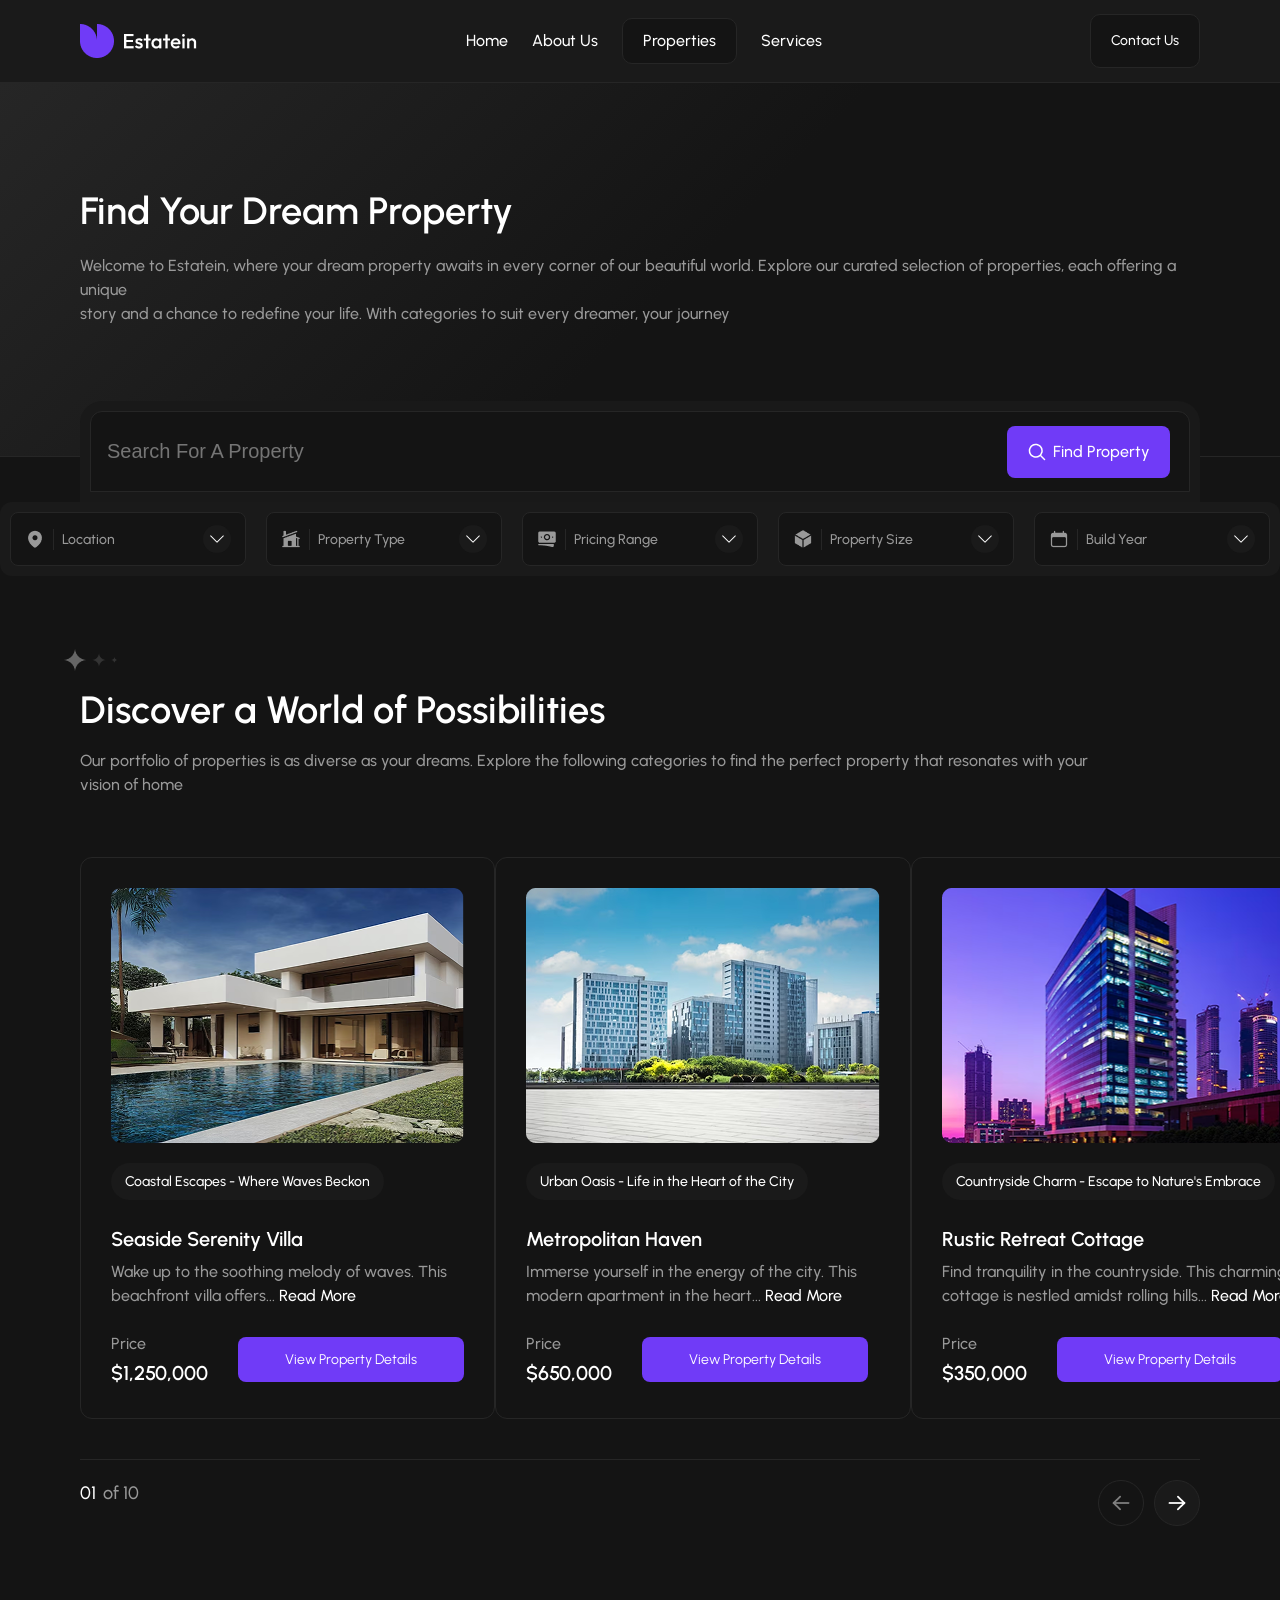
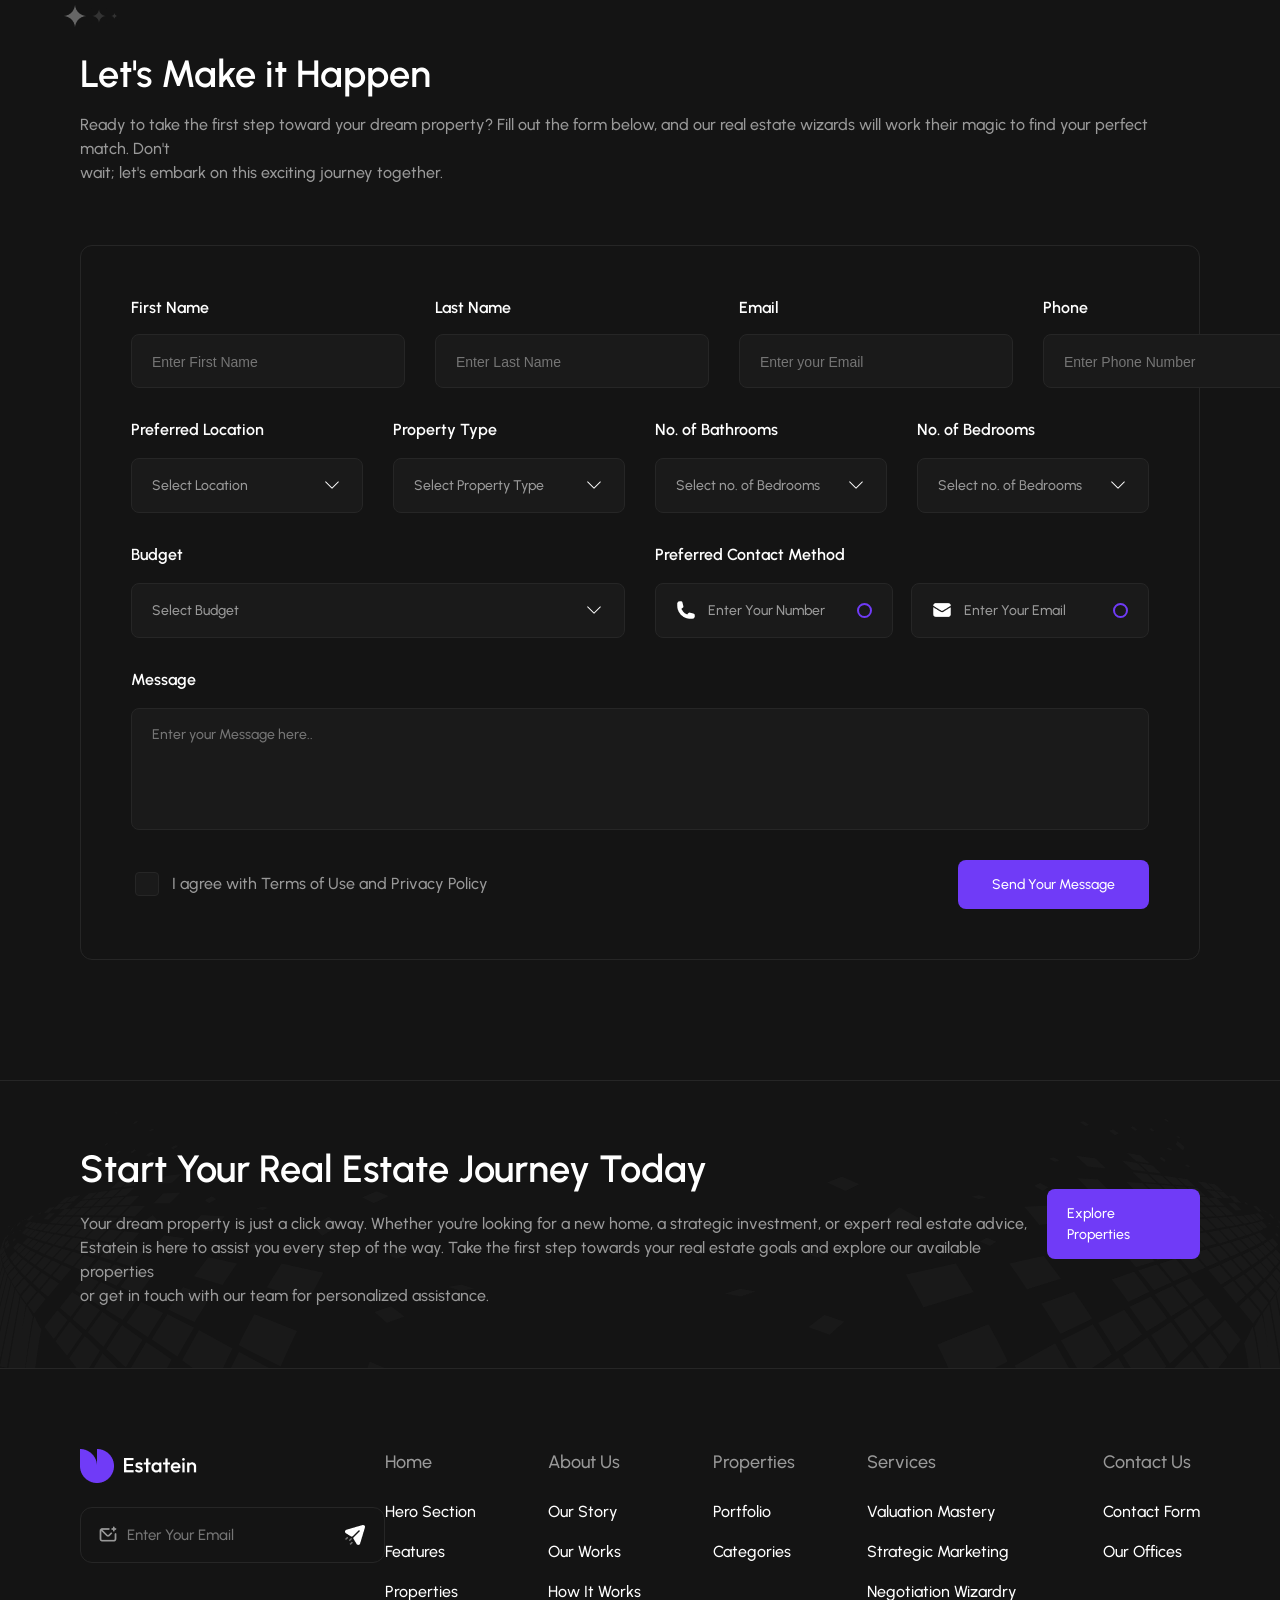
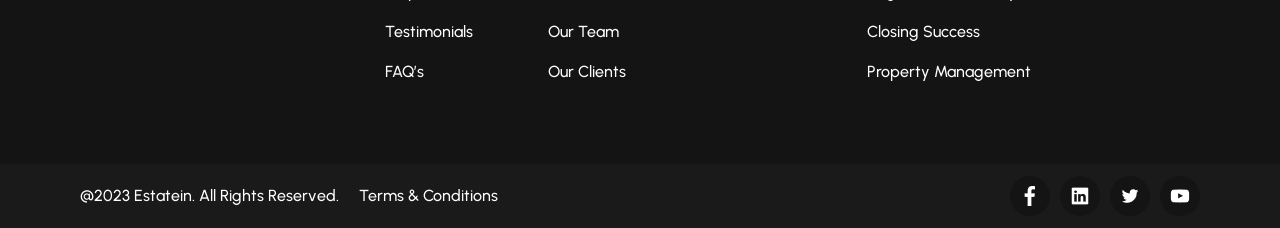
<file: Properties.html>
<!DOCTYPE html>
<html lang="en">
<head>
    <meta charset="UTF-8">
    <meta name="viewport" content="width=device-width, initial-scale=1.0">
    <link rel="preconnect" href="https://fonts.googleapis.com">
    <link rel="preconnect" href="https://fonts.gstatic.com" crossorigin>
    <link href="https://fonts.googleapis.com/css2?family=Urbanist:ital,wght@0,100..900;1,100..900&display=swap" rel="stylesheet">
    <link rel="stylesheet" href="style\Home_style\typography.css">
    <link rel="stylesheet" href="style\Properties_style\main_properties.css">
    <link rel="stylesheet" href="style\Home_style\button.css">
    <link rel="stylesheet" href="style\Properties_style\adaptive_properties.css">
    <title>Document</title>
</head>
<body>
    <nav>
        <section class="navigation paragraph-2">
            <div class="logo__nav">
                <picture class="picture">
                    <source media="(max-width: 768px)" srcset="image_mobile\Home_images_mobile\logo_mobile.png" width="28px">
                    <source media="(max-width: 1911px)" srcset="image_laptop\Home_images_laptop\logo_laptop.png" width="34px">
                    <img src="image_desktop\Home_images\logo.png">
                </picture>

                <picture class="picture">
                    <source media="(max-width: 768px)" srcset="image_mobile\Home_images_mobile\logo_text_mobile.png">
                    <source media="(max-width: 1911px)" srcset="image_laptop\Home_images_laptop\logo_text_laptop.png">
                    <img src="image_desktop\Home_images\logo_text.png">
                </picture>
            </div>

            <div class="btn__nav no_mobile">
                <a href="index.html" class="link">Home</a>
                <a href="About_Us_Page.html" class="link">About Us</a>
                <a href="Properties.html" class="link link_active">Properties</a>
                <a href="#" class="link">Services</a>
            </div>

            <a href="#" class="btn__black no_mobile">Contact Us</a>
            <a href="#" class="mobile_nav_btn">
                <img src="image_mobile\Home_images_mobile\nav_menu_mobile.png">
            </a>
        </section>
    </nav>

    <header>
        <section class="header">
            <div class="header_hero">
                <h2 class="heading-2 heading-2-mobile">Find Your Dream Property</h2>
                <p class="paragraph-2 gray">
                    Welcome to Estatein, where your dream property awaits in every corner of our beautiful world. Explore our curated selection of properties, each offering a unique 
                    <br class="br_laptop">
                    story and 
                    <br class="br_desktop">
                    a chance to redefine your life. With categories to suit every dreamer, your journey 
                </p>
            </div>

            <div class="header_search no_mobile">
                <div class="input_block">
                    <input 
                    type="text"
                    placeholder="Search For A Property"
                    class="input_header_search">
                    <a href="Property_Details.html" class="btn__violet btn__violet-block">
                        <picture class="picture">
                            <source media="(max-width: 1911px)" srcset="image_laptop\Properties_images_laptop\search_icon_Properties_laptop.png">
                            <img src="image_desktop\Properties_images\search_icon_Properties.png">
                        </picture>
                        <p class="paragraph-2 white">Find Property</p>
                    </a>
                </div>
                <div class="header_search_summary">
                    <div class="search_summary_card">
                        <div class="summary_card_title">
                            <picture class="picture">
                                <source media="(max-width: 1911px)" srcset="image_laptop\Properties_images_laptop\Icon2_Properties_laptop.png">
                                <img src="image_desktop\Properties_images\Icon2_Properties.png">
                            </picture>

                            <span class="gray-stick"></span>

                            <p class="paragraph-2 gray paragraph-2-two">Location</p>
                        </div>

                        <a href="#" class="down_btn">
                            <picture class="picture">
                                <source media="(max-width: 1911px)" srcset="image_laptop\Properties_images_laptop\Icon7_Properties_laptop.png">
                                <img src="image_desktop\Properties_images\Icon7_Properties.png">
                            </picture>
                        </a>
                    </div>

                    <div class="search_summary_card">
                        <div class="summary_card_title">
                            <picture class="picture">
                                <source media="(max-width: 1911px)" srcset="image_laptop\Properties_images_laptop\Icon3_Properties_laptop.png">
                                <img src="image_desktop\Properties_images\Icon3_Properties.png">
                            </picture>

                            <span class="gray-stick"></span>

                            <p class="paragraph-2 gray paragraph-2-two">Property Type</p>
                        </div>

                        <a href="#" class="down_btn">
                            <picture class="picture">
                                <source media="(max-width: 1911px)" srcset="image_laptop\Properties_images_laptop\Icon7_Properties_laptop.png">
                                <img src="image_desktop\Properties_images\Icon7_Properties.png">
                            </picture>
                        </a>
                    </div>

                    <div class="search_summary_card">
                        <div class="summary_card_title">
                            <picture class="picture">
                                <source media="(max-width: 1911px)" srcset="image_laptop\Properties_images_laptop\Icon4_Properties_laptop.png">
                                <img src="image_desktop\Properties_images\Icon4_Properties.png">
                            </picture>

                            <span class="gray-stick"></span>

                            <p class="paragraph-2 gray paragraph-2-two">Pricing Range</p>
                        </div>

                        <a href="#" class="down_btn">
                            <picture class="picture">
                                <source media="(max-width: 1911px)" srcset="image_laptop\Properties_images_laptop\Icon7_Properties_laptop.png">
                                <img src="image_desktop\Properties_images\Icon7_Properties.png">
                            </picture>
                        </a>
                    </div>

                    <div class="search_summary_card">
                        <div class="summary_card_title">
                            <picture class="picture">
                                <source media="(max-width: 1911px)" srcset="image_laptop\Properties_images_laptop\Icon5_Properties_laptop.png">
                                <img src="image_desktop\Properties_images\Icon5_Properties.png">
                            </picture>

                            <span class="gray-stick"></span>

                            <p class="paragraph-2 gray paragraph-2-two">Property Size</p>
                        </div>

                        <a href="#" class="down_btn">
                            <picture class="picture">
                                <source media="(max-width: 1911px)" srcset="image_laptop\Properties_images_laptop\Icon7_Properties_laptop.png">
                                <img src="image_desktop\Properties_images\Icon7_Properties.png">
                            </picture>
                        </a>
                    </div>

                    <div class="search_summary_card">
                        <div class="summary_card_title">
                            <picture class="picture">
                                <source media="(max-width: 1911px)" srcset="image_laptop\Properties_images_laptop\Icon6_Properties_laptop.png">
                                <img src="image_desktop\Properties_images\Icon6_Properties.png">
                            </picture>

                            <span class="gray-stick"></span>

                            <p class="paragraph-2 gray paragraph-2-two">Build Year</p>
                        </div>

                        <a href="#" class="down_btn">
                            <picture class="picture">
                                <source media="(max-width: 1911px)" srcset="image_laptop\Properties_images_laptop\Icon7_Properties_laptop.png">
                                <img src="image_desktop\Properties_images\Icon7_Properties.png">
                            </picture>
                        </a>
                    </div>
                </div>
            </div>
        </section>

        <section class="sub_header mobile">
            <div class="sub_header_search_mobile">
                <input 
                    type="text"
                    placeholder="Search For A Property"
                    class="input_header_search">
                <a href="Property_Details.html" class="btn__violet-search btn_absolut">
                    <picture class="picture">
                        <source media="(max-width: 1911px)" srcset="image_laptop\Properties_images_laptop\search_icon_Properties_laptop.png">
                        <img src="image_desktop\Properties_images\search_icon_Properties.png">
                    </picture>
                </a>
            </div>

            <div class="sub_header_features">
                <div class="sub_header_card">
                    <div class="header_card_title">
                        <img src="image_laptop\Properties_images_laptop\Icon2_Properties_laptop.png">
                        <span class="gray-stick"></span>
                        <p class="paragraph-2 gray">Location</p>
                    </div>
                    <a href="#" class="down_btn">
                        <img src="image_laptop\Properties_images_laptop\Icon7_Properties_laptop.png">
                    </a>
                </div>

                <div class="sub_header_card">
                    <div class="header_card_title">
                        <img src="image_laptop\Properties_images_laptop\Icon3_Properties_laptop.png">
                        <span class="gray-stick"></span>
                        <p class="paragraph-2 gray">Property Type</p>
                    </div>
                    <a href="#" class="down_btn">
                        <img src="image_laptop\Properties_images_laptop\Icon7_Properties_laptop.png">
                    </a>
                </div>

                <div class="sub_header_card">
                    <div class="header_card_title">
                        <img src="image_laptop\Properties_images_laptop\Icon4_Properties_laptop.png">
                        <span class="gray-stick"></span>
                        <p class="paragraph-2 gray">Pricing Range</p>
                    </div>
                    <a href="#" class="down_btn">
                        <img src="image_laptop\Properties_images_laptop\Icon7_Properties_laptop.png">
                    </a>
                </div>

                <div class="sub_header_card">
                    <div class="header_card_title">
                        <img src="image_laptop\Properties_images_laptop\Icon5_Properties_laptop.png">
                        <span class="gray-stick"></span>
                        <p class="paragraph-2 gray">Property Size</p>
                    </div>
                    <a href="#" class="down_btn">
                        <img src="image_laptop\Properties_images_laptop\Icon7_Properties_laptop.png">
                    </a>
                </div>

                <div class="sub_header_card">
                    <div class="header_card_title">
                        <img src="image_laptop\Properties_images_laptop\Icon6_Properties_laptop.png">
                        <span class="gray-stick"></span>
                        <p class="paragraph-2 gray">Build Year</p>
                    </div>
                    <a href="#" class="down_btn">
                        <img src="image_laptop\Properties_images_laptop\Icon7_Properties_laptop.png">
                    </a>
                </div>
            </div>
        </section>
    </header>

    <main>
        <section class="featured">
            <div class="featured__top">
                <div class="featured__title">
                    <h2 class="heading-2 heading-2-mobile">Discover a World of Possibilities</h2>
                    <p class="paragraph-2 gray">
                        Our portfolio of properties is as diverse as your dreams. Explore the following categories to find the perfect property that resonates with your 
                        <br class="br_laptop">
                        vision of home
                    </p>
                </div>
                <picture class="zvezdi">
                    <source media="(max-width: 768px)" srcset="image_mobile\Home_images_mobile\zvezdi_mobile.png">
                    <source media="(max-width: 1911px)" srcset="image_laptop\Home_images_laptop\zvezdi_laptop.png">
                    <img src="image_desktop\Home_images\zvezdi.png" >
                </picture>
            </div>
            <div class="cards_and_scroll">
                <div class="featured_cards_section">
                    <section class="featured__card ">
                        <picture class="picture">
                            <source media="(max-width: 768px)" srcset="image_mobile\Properties_images_mobile\ImageCard_Properties_mobile.png">
                            <source media="(max-width: 1911px)" srcset="image_laptop\Home_images_laptop\ImageCard1_laptop.png" width="353.33px">
                            <img src="image_desktop\Home_images\ImageCard1.png">
                        </picture>
                        <div class="featured__card__content">
                            <p class="paragraph-2 white title_card__content paragraph-2-two">
                                Coastal Escapes - Where Waves Beckon
                            </p>

                            <div class="card__title">
                                <h3 class="heading-3 heading-3_mobile-2">Seaside Serenity Villa</h3>
                                <p class="paragraph-2 gray">Wake up to the soothing melody of waves. This beachfront villa offers... 
                                    <a href="#" class="link">Read More</a>
                                </p>
                            </div>

                            <div class="last__card__content">
                                <div class="last__card__content__title">
                                    <p class="paragraph-2 gray">Price</p>
                                    <h3 class="heading-3 heading-3_mobile-2">$1,250,000</h3>
                                </div>
                                <a href="#" class="btn__violet-2">View Property Details</a>
                            </div>
                        </div>
                    </section>

                    <section class="featured__card no_mobile">
                        <picture class="picture">
                            <source media="(max-width: 1911px)" srcset="image_laptop\Home_images_laptop\ImageCard2_laptop.png" width="353.33px">
                            <img src="image_desktop\Home_images\ImageCard2.png">
                        </picture>
                        <div class="featured__card__content">
                            <p class="paragraph-2 white title_card__content paragraph-2-two">
                                Urban Oasis - Life in the Heart of the City
                            </p>

                            <div class="card__title">
                                <h3 class="heading-3">Metropolitan Haven</h3>
                                <p class="paragraph-2 gray">Immerse yourself in the energy of the city. This modern apartment in the heart...
                                    <a href="#" class="link">Read More</a>
                                </p>
                            </div>
                            
                            <div class="last__card__content">
                                <div class="last__card__content__title">
                                    <p class="paragraph-2 gray">Price</p>
                                    <h3 class="heading-3">$650,000</h3>
                                </div>
                                <a href="#" class="btn__violet-2">View Property Details</a>
                            </div>
                        </div>
                    </section>

                    <section class="featured__card no_mobile">
                        <picture class="picture">
                            <source media="(max-width: 768px)" srcset="image_mobile\Home_images_mobile\ImageCard_mobile.png" width="310px">
                            <source media="(max-width: 1911px)" srcset="image_laptop\Home_images_laptop\ImageCard3_laptop.png" width="353.33px">
                            <img src="image_desktop\Home_images\ImageCard3.png">
                        </picture>
                        <div class="featured__card__content">
                            <p class="paragraph-2 white title_card__content paragraph-2-two">
                                Countryside Charm - Escape to Nature's Embrace
                            </p>

                            <div class="card__title">
                                <h3 class="heading-3 heading-3_mobile-2">Rustic Retreat Cottage</h3>
                                <p class="paragraph-2 gray">Find tranquility in the countryside. This charming cottage is nestled amidst rolling hills... 
                                    <a href="#" class="link">Read More</a>
                                </p>
                            </div>
                            
                            <div class="last__card__content">
                                <div class="last__card__content__title">
                                    <p class="paragraph-2 gray">Price</p>
                                    <h3 class="heading-3 heading-3_mobile-2">$350,000</h3>
                                </div>
                                <a href="#" class="btn__violet-2">View Property Details</a>
                            </div>
                        </div>
                    </section>
                </div>
                <div class="slide__block no_mobile">
                    <span class="number__scroll no_mobile">
                        <p class="paragraph-1 scroll-p">01</p>
                        <p class="paragraph-1 scroll-p gray">of 10</p>
                    </span>

                    <div class="scoll__btn">
                        <a href="#">
                            <picture class="picture">
                                <source media="(max-width: 768px)" srcset="image_mobile\Home_images_mobile\vector_left_mobile.png" width="24px">
                                <source media="(max-width: 1911px)" srcset="image_laptop\Home_images_laptop\vector_left_laptop.png" width="24px">
                                <img src="image_desktop\Home_images\vektor__left.png" class="vector__btn">
                            </picture>
                        </a>
        
                        <a href="#">
                            <picture class="picture">
                                <source media="(max-width: 768px)" srcset="image_mobile\Home_images_mobile\vector_right_mobile.png" width="24px">
                                <source media="(max-width: 1911px)" srcset="image_laptop\Home_images_laptop\vector_right_laptop.png" width="24px">
                                <img src="image_desktop\Home_images\vector__right.png" class="vector__btn right">
                            </picture>
                        </a>
                    </div>
                </div>

                <div class="slide__block_mobile">
                    <div class="scoll__btn_mobile">
                        <a href="#">
                            <picture class="picture">
                                <source media="(max-width: 768px)" srcset="image_mobile\Home_images_mobile\vector_left_mobile.png" width="24px">
                                <source media="(max-width: 1911px)" srcset="image_laptop\Home_images_laptop\vector_left_laptop.png" width="24px">
                                <img src="image_desktop\Home_images\vektor__left.png" class="vector__btn">
                            </picture>
                        </a>

                        <span class="number__scroll">
                            <p class="paragraph-1 scroll-p">01</p>
                            <p class="paragraph-1 scroll-p gray">of 10</p>
                        </span>

                        <a href="#">
                            <picture class="picture">
                                <source media="(max-width: 768px)" srcset="image_mobile\Home_images_mobile\vector_right_mobile.png" width="24px">
                                <source media="(max-width: 1911px)" srcset="image_laptop\Home_images_laptop\vector_right_laptop.png" width="24px">
                                <img src="image_desktop\Home_images\vector__right.png" class="vector__btn right">
                            </picture>
                        </a>
                    </div>
                </div>
            </div>
        </section>

        <section class="happen">
            <div class="featured__title">
                <h2 class="heading-2 heading-2-mobile">Let's Make it Happen</h2>
                <p class="paragraph-2 gray">
                    Ready to take the first step toward your dream property? Fill out the form below, and our real estate wizards will work their magic to find your perfect match. Don't 
                    <br class="no_mobile">
                    wait; let's embark on this exciting journey together.
                </p>
                <picture class="zvezdi">
                    <source media="(max-width: 768px)" srcset="image_mobile\Home_images_mobile\zvezdi_mobile.png">
                    <source media="(max-width: 1911px)" srcset="image_laptop\Home_images_laptop\zvezdi_laptop.png">
                    <img src="image_desktop\Home_images\zvezdi.png" >
                </picture>
            </div>

            <div class="happen_form_block">
                <div class="form_section no_mobile">
                   <section class="form-1">
                        <div class="form-1_input">
                            <h4 class="heading-4">First Name</h4>
                            <input 
                            type="name"
                            placeholder="Enter First Name"
                            class="imput_first_name">
                        </div>

                        <div class="form-1_input">
                            <h4 class="heading-4">Last Name</h4>
                            <input 
                            type="name"
                            placeholder="Enter Last Name"
                            class="imput_last_name">
                        </div>

                        <div class="form-1_input">
                            <h4 class="heading-4">Email</h4>
                            <input 
                            type="email"
                            placeholder="Enter your Email"
                            class="imput_email">
                        </div>

                        <div class="form-1_input">
                            <h4 class="heading-4">Phone</h4>
                            <input 
                            type="tel"
                            placeholder="Enter Phone Number"
                            class="imput_number">
                        </div>
                   </section> 
                        
                   <section class="form-2">
                        <div class="form-2_block">
                            <h4 class="heading-4">Preferred Location</h4>
                            <div class="form-2_block_slide_btn">
                                <p class="paragraph-2 gray paragraph-2-two">Select Location</p>
                                <a href="#">
                                    <picture class="picture">
                                        <source media="(max-width: 1911px)" srcset="image_laptop\Properties_images_laptop\Icon7_Properties_laptop.png">
                                        <img src="image_desktop\Properties_images\Icon7_Properties.png">
                                    </picture>
                                </a>
                            </div>
                        </div>

                        <div class="form-2_block">
                            <h4 class="heading-4">Property Type</h4>
                            <div class="form-2_block_slide_btn">
                                <p class="paragraph-2 gray paragraph-2-two">Select Property Type</p>
                                <a href="#">
                                    <picture class="picture">
                                        <source media="(max-width: 1911px)" srcset="image_laptop\Properties_images_laptop\Icon7_Properties_laptop.png">
                                        <img src="image_desktop\Properties_images\Icon7_Properties.png">
                                    </picture>
                                </a>
                            </div>
                        </div>

                        <div class="form-2_block">
                            <h4 class="heading-4">No. of Bathrooms</h4>
                            <div class="form-2_block_slide_btn">
                                <p class="paragraph-2 gray paragraph-2-two">Select no. of Bedrooms</p>
                                <a href="#">
                                    <picture class="picture">
                                        <source media="(max-width: 1911px)" srcset="image_laptop\Properties_images_laptop\Icon7_Properties_laptop.png">
                                        <img src="image_desktop\Properties_images\Icon7_Properties.png">
                                    </picture>
                                </a>
                            </div>
                        </div>

                        <div class="form-2_block">
                            <h4 class="heading-4">No. of Bedrooms</h4>
                            <div class="form-2_block_slide_btn">
                                <p class="paragraph-2 gray paragraph-2-two">Select no. of Bedrooms</p>
                                <a href="#">
                                    <picture class="picture">
                                        <source media="(max-width: 1911px)" srcset="image_laptop\Properties_images_laptop\Icon7_Properties_laptop.png">
                                        <img src="image_desktop\Properties_images\Icon7_Properties.png">
                                    </picture>
                                </a>
                            </div>
                        </div>
                   </section>
                        
                   <section class="form-3">
                        <div class="form-2_block">
                            <h4 class="heading-4">Budget</h4>
                            <div class="form-2_block_slide_btn">
                                <p class="paragraph-2 gray paragraph-2-two">Select Budget</p>
                                <a href="#">
                                    <picture class="picture">
                                        <source media="(max-width: 1911px)" srcset="image_laptop\Properties_images_laptop\Icon7_Properties_laptop.png">
                                        <img src="image_desktop\Properties_images\Icon7_Properties.png">
                                    </picture>
                                </a>
                            </div>
                        </div>

                        <div class="form-2_block">
                            <h4 class="heading-4">Preferred Contact Method</h4>
                            <div class="radio_input_block">
                                <div class="input_email_radio">
                                    <div class="input_email_radio_title">
                                        <picture class="picture">
                                            <source media="(max-width: 1911px)" srcset="image_laptop\Properties_images_laptop\tel_icon_Properties_laptop.png">
                                            <img src="image_desktop\Properties_images\tel_icon_Properties.png">
                                        </picture>
                                        <p class="paragraph-2 gray paragraph-2-two">Enter Your Number</p>
                                    </div>

                                    <input type="radio" name="property">
                                </div>

                                <div class="input_email_radio">
                                    <div class="input_email_radio_title">
                                        <picture class="picture">
                                            <source media="(max-width: 1911px)" srcset="image_laptop\Properties_images_laptop\email_icon_Properties_laptop.png">
                                            <img src="image_desktop\Properties_images\email_icon_Properties.png">
                                        </picture>
                                        <p class="paragraph-2 gray paragraph-2-two">Enter Your Email</p>
                                    </div>

                                    <input type="radio" name="property">
                                </div>
                            </div>
                        </div>
                   </section>

                   <section class="form-4">
                        <h4 class="heading-4">Message</h4>
                        <textarea
                        id="message"
                        placeholder="Enter your Message here.."></textarea>
                   </section>
                </div>

                <div class="form_section_mobile">
                    <div class="form_block">
                        <h4 class="heading-4 heading-4_mobile">First Name</h4>
                        <input type="name" placeholder="Enter First Name" class="imput_first_name">
                    </div>

                    <div class="form_block">
                        <h4 class="heading-4 heading-4_mobile">Last Name</h4>
                        <input type="name" placeholder="Enter Last Name" class="imput_first_name">
                    </div>

                    <div class="form_block">
                        <h4 class="heading-4 heading-4_mobile">Email</h4>
                        <input type="name" placeholder="Enter your Email" class="imput_first_name">
                    </div>

                    <div class="form_block">
                        <h4 class="heading-4 heading-4_mobile">Phone</h4>
                        <input type="name" placeholder="Enter Phone Number" class="imput_first_name">
                    </div>

                    <div class="form_block">
                        <h4 class="heading-4 heading-4_mobile">Preferred Location</h4>
                        <div class="form-2_block_slide_btn">
                            <p class="paragraph-2 gray paragraph-2-two">Select Location</p>
                            <a href="#">
                                <picture class="picture">
                                    <source media="(max-width: 1911px)" srcset="image_laptop\Properties_images_laptop\Icon7_Properties_laptop.png">
                                    <img src="image_desktop\Properties_images\Icon7_Properties.png">
                                </picture>
                            </a>
                        </div>
                    </div>

                    <div class="form_block">
                        <h4 class="heading-4 heading-4_mobile">Property Type</h4>
                        <div class="form-2_block_slide_btn">
                            <p class="paragraph-2 gray paragraph-2-two">Select Property Type</p>
                            <a href="#">
                                <picture class="picture">
                                    <source media="(max-width: 1911px)" srcset="image_laptop\Properties_images_laptop\Icon7_Properties_laptop.png">
                                    <img src="image_desktop\Properties_images\Icon7_Properties.png">
                                </picture>
                            </a>
                        </div>
                    </div>

                    <div class="form_block">
                        <h4 class="heading-4 heading-4_mobile">No. of Bathrooms</h4>
                        <div class="form-2_block_slide_btn">
                            <p class="paragraph-2 gray paragraph-2-two">Select no. of Bedrooms</p>
                            <a href="#">
                                <picture class="picture">
                                    <source media="(max-width: 1911px)" srcset="image_laptop\Properties_images_laptop\Icon7_Properties_laptop.png">
                                    <img src="image_desktop\Properties_images\Icon7_Properties.png">
                                </picture>
                            </a>
                        </div>
                    </div>

                    <div class="form_block">
                        <h4 class="heading-4 heading-4_mobile">No. of Bedrooms</h4>
                        <div class="form-2_block_slide_btn">
                            <p class="paragraph-2 gray paragraph-2-two">Select no. of Bedrooms</p>
                            <a href="#">
                                <picture class="picture">
                                    <source media="(max-width: 1911px)" srcset="image_laptop\Properties_images_laptop\Icon7_Properties_laptop.png">
                                    <img src="image_desktop\Properties_images\Icon7_Properties.png">
                                </picture>
                            </a>
                        </div>
                    </div>

                    <div class="form_block">
                        <h4 class="heading-4 heading-4_mobile">Budget</h4>
                        <div class="form-2_block_slide_btn">
                            <p class="paragraph-2 gray paragraph-2-two">Select Budget</p>
                            <a href="#">
                                <picture class="picture">
                                    <source media="(max-width: 1911px)" srcset="image_laptop\Properties_images_laptop\Icon7_Properties_laptop.png">
                                    <img src="image_desktop\Properties_images\Icon7_Properties.png">
                                </picture>
                            </a>
                        </div>
                    </div>

                    <div class="form_block">
                        <h4 class="heading-4 heading-4_mobile">Preferred Contact Method</h4>
                        <div class="radio_block">
                            <div class="input_email_radio">
                                <div class="input_email_radio_title">
                                    <picture class="picture">
                                        <source media="(max-width: 1911px)" srcset="image_laptop\Properties_images_laptop\tel_icon_Properties_laptop.png">
                                        <img src="image_desktop\Properties_images\tel_icon_Properties.png">
                                    </picture>
                                    <p class="paragraph-2 gray paragraph-2-two">Enter Your Number</p>
                                </div>
                                <input type="radio" name="property">
                            </div>

                            <div class="input_email_radio">
                                <div class="input_email_radio_title">
                                    <picture class="picture">
                                        <source media="(max-width: 1911px)" srcset="image_laptop\Properties_images_laptop\email_icon_Properties_laptop.png">
                                        <img src="image_desktop\Properties_images\email_icon_Properties.png">
                                    </picture>
                                    <p class="paragraph-2 gray paragraph-2-two">Enter Your Email</p>
                                </div>
                                <input type="radio" name="property">
                            </div>

                        </div>
                    </div>

                    <div class="form_block">
                        <h4 class="heading-4 heading-4_mobile">Message</h4>
                        <textarea
                        id="message"
                        placeholder="Enter your Message here.."></textarea>
                    </div>
                </div>

                <div class="privacy_policy_section">
                    <div class="checkbox_block">
                        <input type="checkbox">
                        <p class="paragraph-2 gray">I agree with Terms of Use and Privacy Policy</p>
                    </div>
                    <a href="#" class="btn__violet-3 paragraph-2">Send Your Message</a>
                </div>
            </div>
        </section>

        <section class="CTA">
            <div class="CTA__title">
                <h2 class="heading-2 white heading-2-mobile">Start Your Real Estate Journey Today</h2>
                <p class="paragraph-2 gray">
                    Your dream property is just a click away. Whether you're looking for a new home, a strategic investment, or expert real estate advice, 
                    <br class="br_laptop">
                    <br class="br_mobile">
                    Estatein is 
                    <br class="br_desktop">
                    here to assist you every step of the way. Take the first step towards your real estate goals and explore our available properties 
                    <br class="br_laptop">
                    <br class="br_mobile">
                    or get in touch 
                    <br class="br_desktop">
                    with our team for personalized assistance.
                </p>
            </div>
            <a href="#" class="btn__violet paragraph-2 flex_btn">Explore Properties</a>
            <picture class="picture abstract__left">
                <source media="(max-width: 768px)" srcset="image_mobile\Home_images_mobile\Abstract_left_mobile.png">
                <source media="(max-width: 1911px)" srcset="image_laptop\Home_images_laptop\Abstract_left_laptop.png">
                <img src="image_desktop\Home_images\Abstract_left.png">
            </picture>

            <picture class="picture abstract__right">
                <source media="(max-width: 768px)" srcset="image_mobile\Home_images_mobile\Abstract_right_mobile.png">
                <source media="(max-width: 1911px)" srcset="image_laptop\Home_images_laptop\Abstract_right_laptop.png">
                <img src="image_desktop\Home_images\Abstract_right.png">
            </picture>
        </section>
    </main>

    <footer>
        <section class="footer">
            <div class="contact__footer">
                <div class="logo__nav">
                    <picture class="picture">
                        <source media="(max-width: 1911px)" srcset="image_laptop\Home_images_laptop\logo_laptop.png" width="34px">
                        <img src="image_desktop\Home_images\logo.png">
                    </picture>

                    <picture class="picture">
                        <source media="(max-width: 1911px)" srcset="image_laptop\Home_images_laptop\logo_text_laptop.png">
                        <img src="image_desktop\Home_images\logo_text.png">
                    </picture>
                </div>
                <div class="label__block">
                    <label for="email" class="label__footer">
                        <input id="email" type="email" placeholder="Enter Your Email" class="input__footer">
                    </label>

                    <picture class="placeholder__left picture">
                        <source media="(max-width: 1911px)" srcset="image_laptop\Home_images_laptop\Icon5_laptop.png">
                        <img src="image_desktop\Home_images\Icon5.png">
                    </picture>

                    <a href="#" class="placeholder__right">
                        <picture class="picture">
                            <source media="(max-width: 1911px)" srcset="image_laptop\Home_images_laptop\Icon6_laptop.png">
                            <img src="image_desktop\Home_images\Icon6.png">
                        </picture>
                    </a>
                </div>
            </div>
            <nav class="footer__navigation no_mobile">
                <div class="footer__list">
                    <p class="paragraph-1 gray">Home</p>
                    <ul class="ul__footer">
                        <li><a href="#" class="link paragraph-2">Hero Section</a></li>
                        <li><a href="#" class="link paragraph-2">Features</a></li>
                        <li><a href="#" class="link paragraph-2">Properties</a></li>
                        <li><a href="#" class="link paragraph-2">Testimonials</a></li>
                        <li><a href="#" class="link paragraph-2">FAQ’s</a></li>
                    </ul>
                </div>
                <div class="footer__list">
                    <p class="paragraph-1 gray">About Us</p>
                    <ul class="ul__footer">
                        <li><a href="#" class="link paragraph-2">Our Story</a></li>
                        <li><a href="#" class="link paragraph-2">Our Works</a></li>
                        <li><a href="#" class="link paragraph-2">How It Works</a></li>
                        <li><a href="#" class="link paragraph-2">Our Team</a></li>
                        <li><a href="#" class="link paragraph-2">Our Clients</a></li>
                    </ul>
                </div>
                <div class="footer__list">
                    <p class="paragraph-1 gray">Properties</p>
                    <ul class="ul__footer">
                        <li><a href="#" class="link paragraph-2">Portfolio</a></li>
                        <li><a href="#" class="link paragraph-2">Categories</a></li>
                    </ul>
                </div>

                <div class="footer__list">
                    <p class="paragraph-1 gray">Services</p>
                    <ul class="ul__footer">
                        <li><a href="#" class="link paragraph-2">Valuation Mastery</a></li>
                        <li><a href="#" class="link paragraph-2">Strategic Marketing</a></li>
                        <li><a href="#" class="link paragraph-2">Negotiation Wizardry</a></li>
                        <li><a href="#" class="link paragraph-2">Closing Success</a></li>
                        <li><a href="#" class="link paragraph-2">Property Management</a></li>
                    </ul>
                </div>

               <div class="footer__list">
                    <p class="paragraph-1 gray">Contact Us</p>
                    <ul class="ul__footer">
                        <li><a href="#" class="link paragraph-2">Contact Form</a></li>
                        <li><a href="#" class="link paragraph-2">Our Offices</a></li>
                    </ul>
                </div>
            </nav>
            <nav class="footer__navigation__mobile mobile">
                <div class="lists lists-1__block">
                    <div class="footer__list list-1">
                        <p class="paragraph-1 gray">Home</p>
                        <ul class="ul__footer">
                            <li><a href="#" class="link paragraph-2">Hero Section</a></li>
                            <li><a href="#" class="link paragraph-2">Features</a></li>
                            <li><a href="#" class="link paragraph-2">Properties</a></li>
                            <li><a href="#" class="link paragraph-2">Testimonials</a></li>
                            <li><a href="#" class="link paragraph-2">FAQ’s</a></li>
                        </ul>
                    </div>

                    <div class="gray_stick-list2"></div>

                    <div class="footer__list list-3">
                        <p class="paragraph-1 gray">About Us</p>
                        <ul class="ul__footer">
                            <li><a href="#" class="link paragraph-2">Our Story</a></li>
                            <li><a href="#" class="link paragraph-2">Our Works</a></li>
                            <li><a href="#" class="link paragraph-2">How It Works</a></li>
                            <li><a href="#" class="link paragraph-2">Our Team</a></li>
                            <li><a href="#" class="link paragraph-2">Our Clients</a></li>
                        </ul>
                    </div>
                </div>
                <div class="lists lists-2__block">
                    <div class="two_list_footer list-1">
                        <div class="footer__list">
                            <p class="paragraph-1 gray">Properties</p>
                            <ul class="ul__footer">
                                <li><a href="#" class="link paragraph-2">Portfolio</a></li>
                                <li><a href="#" class="link paragraph-2">Categories</a></li>
                            </ul>
                        </div>

                        <div class="footer__list">
                            <p class="paragraph-1 gray">Contact Us</p>
                            <ul class="ul__footer">
                                <li><a href="#" class="link paragraph-2">Contact Form</a></li>
                                <li><a href="#" class="link paragraph-2">Our Offices</a></li>
                            </ul>
                        </div>
                    </div>

                    <div class="gray_stick-list2"></div>

                    <div class="footer__list list-3">
                        <p class="paragraph-1 gray">Services</p>
                        <ul class="ul__footer">
                            <li><a href="#" class="link paragraph-2">Valuation Mastery</a></li>
                            <li><a href="#" class="link paragraph-2">Strategic Marketing</a></li>
                            <li><a href="#" class="link paragraph-2">Negotiation Wizardry</a></li>
                            <li><a href="#" class="link paragraph-2">Closing Success</a></li>
                            <li><a href="#" class="link paragraph-2">Property Management</a></li>
                        </ul>
                    </div>
                </div>
               

            </nav>
        </section>
        <section class="sub_footer">
            <div class="sub_footer__title">
                <p class="paragraph-2 white">@2023 Estatein. All Rights Reserved.</p>
                <p class="paragraph-2 white">Terms & Conditions</p>
            </div>
            <div class="sub_footer__network">
                <a href="#">
                    <picture class="picture">
                        <source media="(max-width: 768px)" srcset="image_mobile\Home_images_mobile\facebook_mobile.png">
                        <source media="(max-width: 1911px)" srcset="image_laptop\Home_images_laptop\facebook_laptop.png">
                        <img src="image_desktop\Home_images\facebook.png">
                    </picture>
                </a>
                <a href="#">
                    <picture class="picture">
                        <source media="(max-width: 768px)" srcset="image_mobile\Home_images_mobile\in_mobile.png">
                        <source media="(max-width: 1911px)" srcset="image_laptop\Home_images_laptop\in_laptop.png">
                        <img src="image_desktop\Home_images\in.png">
                    </picture>
                </a>
                <a href="#">
                    <picture class="picture">
                        <source media="(max-width: 768px)" srcset="image_mobile\Home_images_mobile\twitter_mobile.png">
                        <source media="(max-width: 1911px)" srcset="image_laptop\Home_images_laptop\twitter_laptop.png">
                        <img src="image_desktop\Home_images\twitter.png">
                    </picture>
                </a>
                <a href="#">
                    <picture class="picture">
                        <source media="(max-width: 768px)" srcset="image_mobile\Home_images_mobile\youtube_mobile.png">
                        <source media="(max-width: 1911px)" srcset="image_laptop\Home_images_laptop\youtube_laptop.png">
                        <img src="image_desktop\Home_images\youtube.png">
                    </picture>
                </a>
            </div>
        </section>
    </footer>
</body>
</html>
</file>
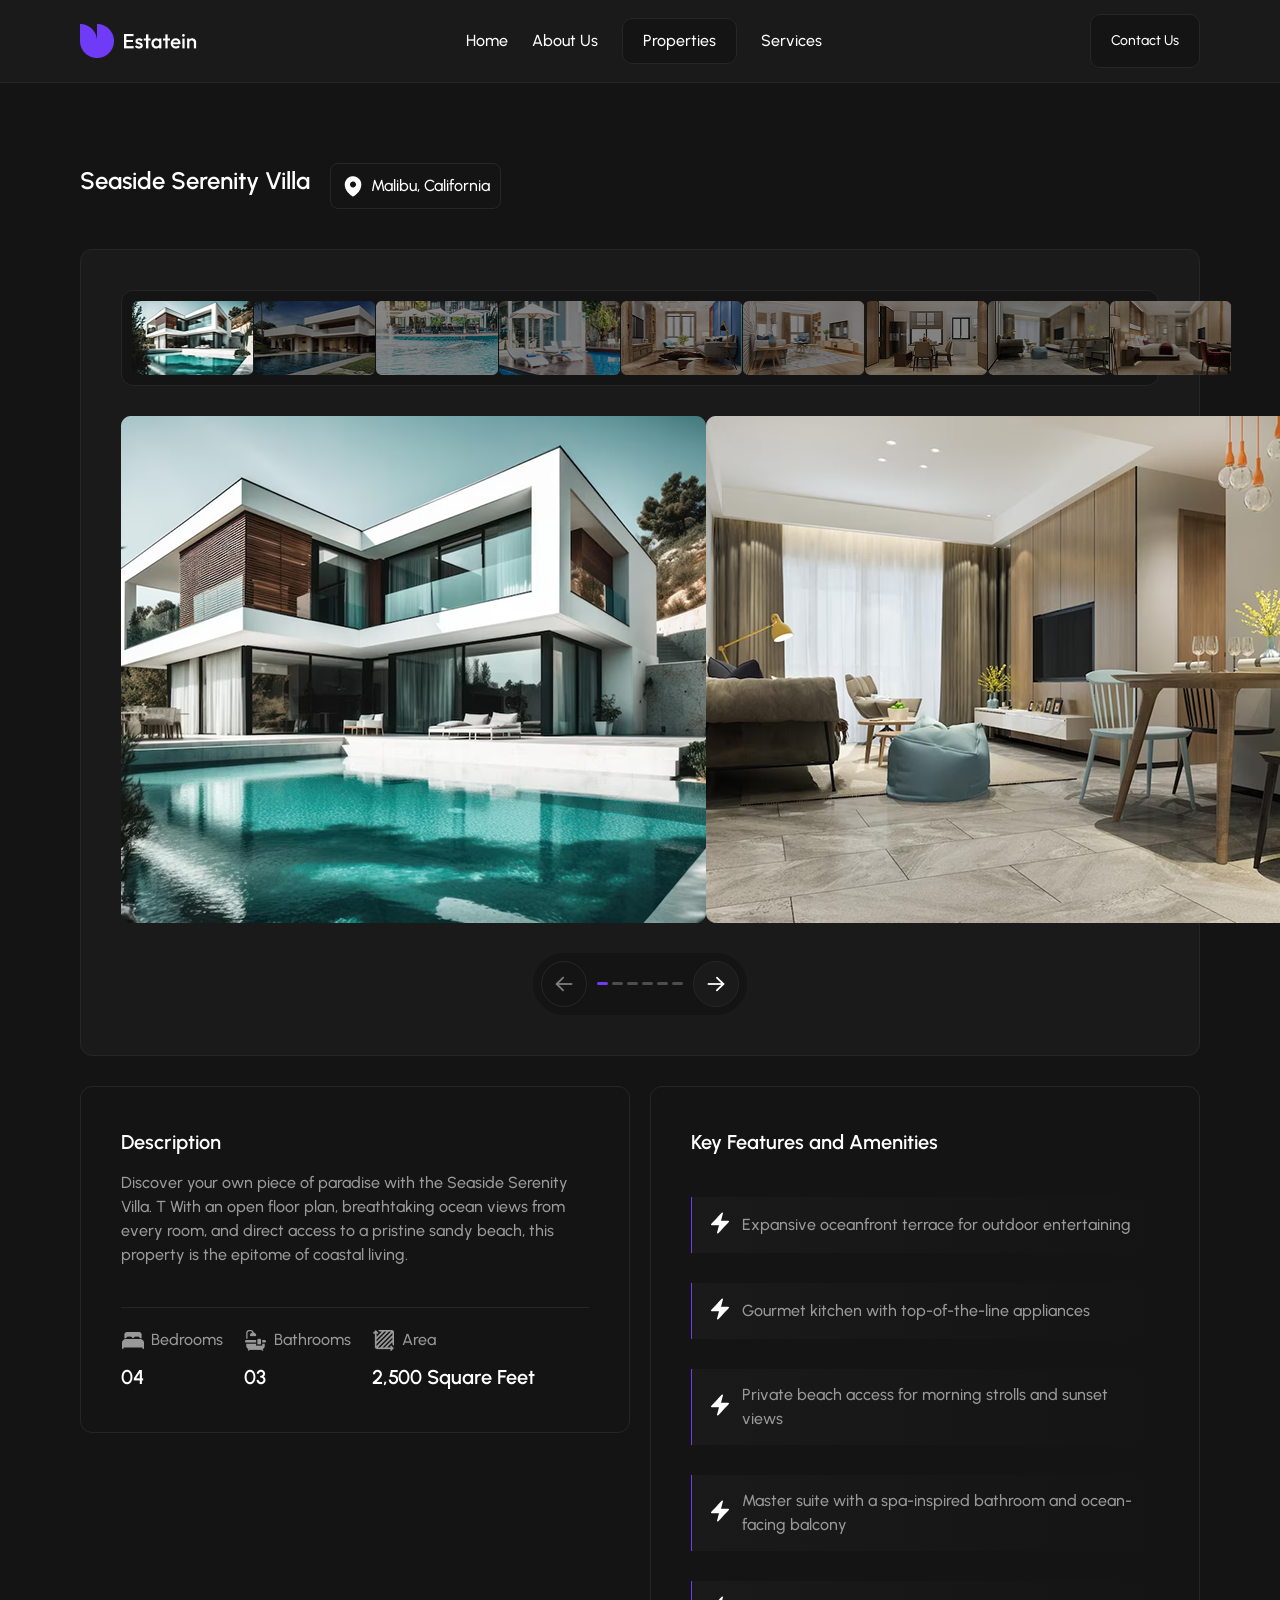
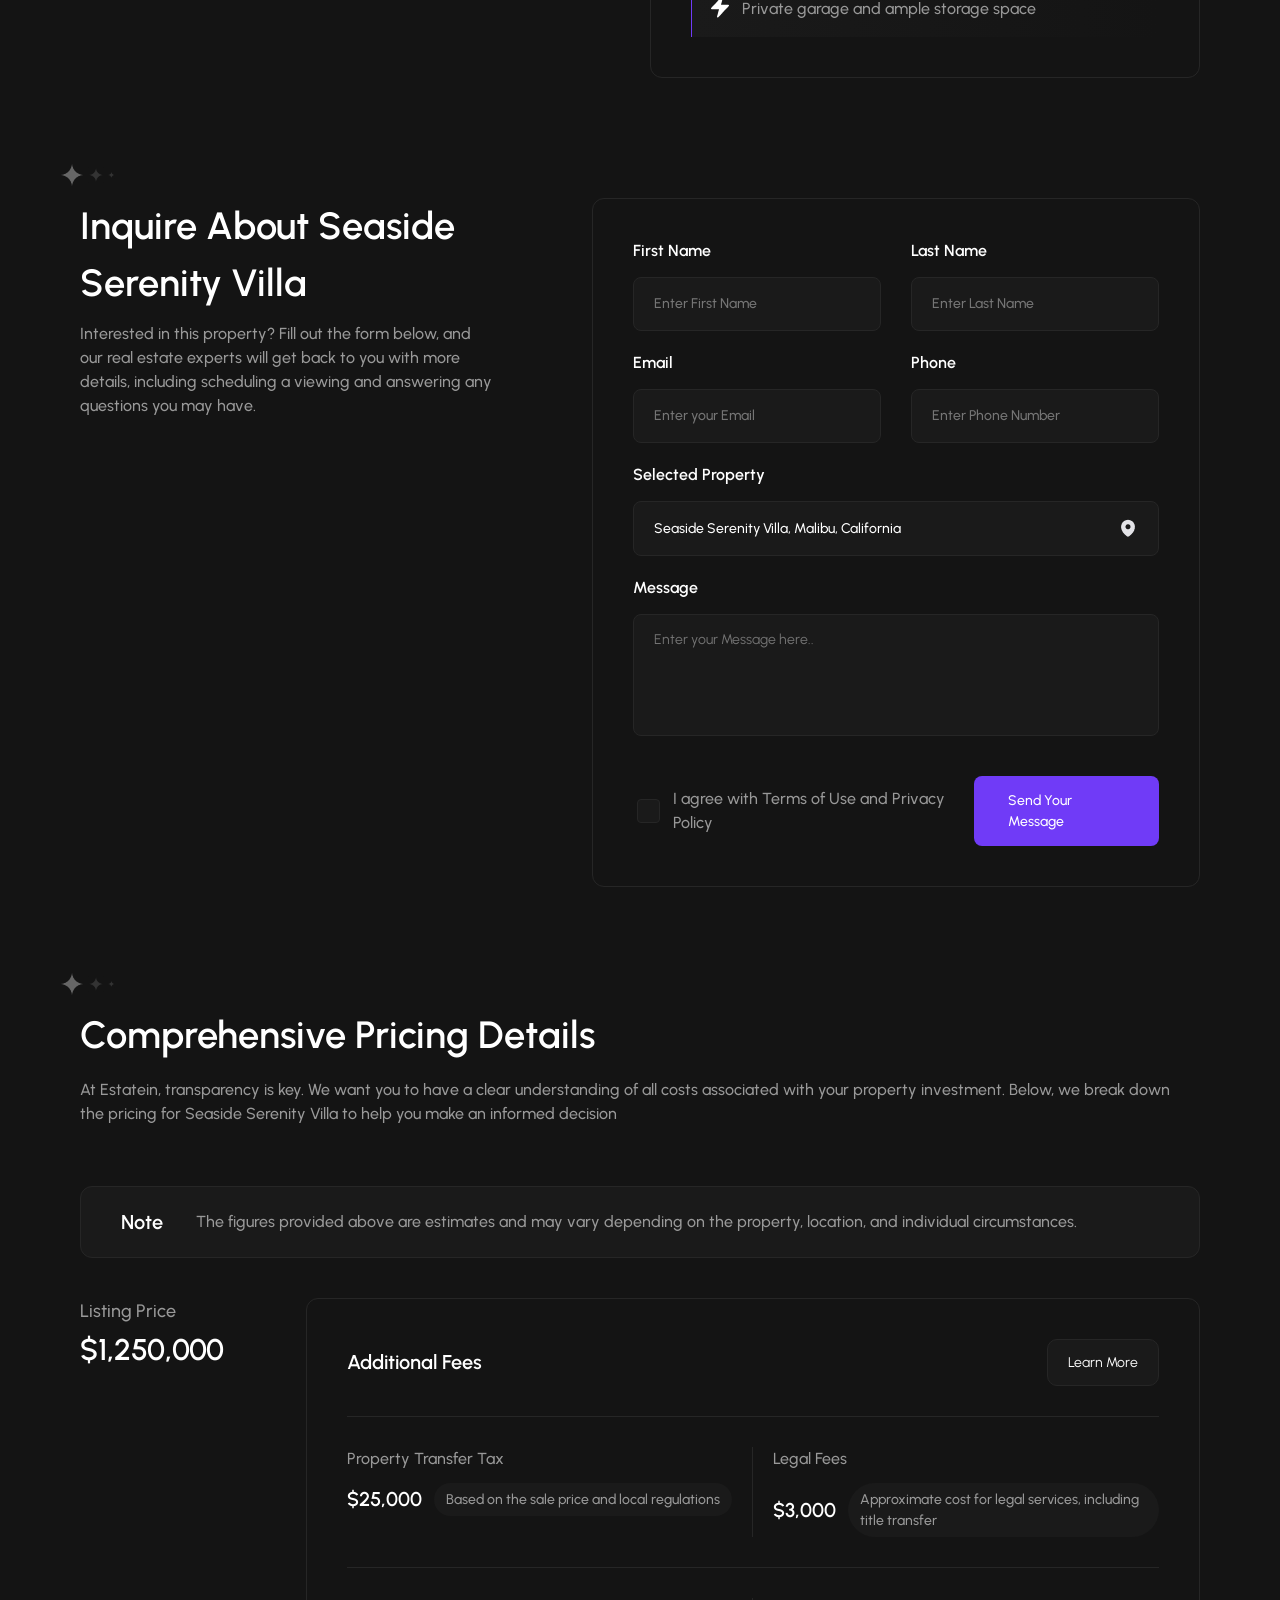
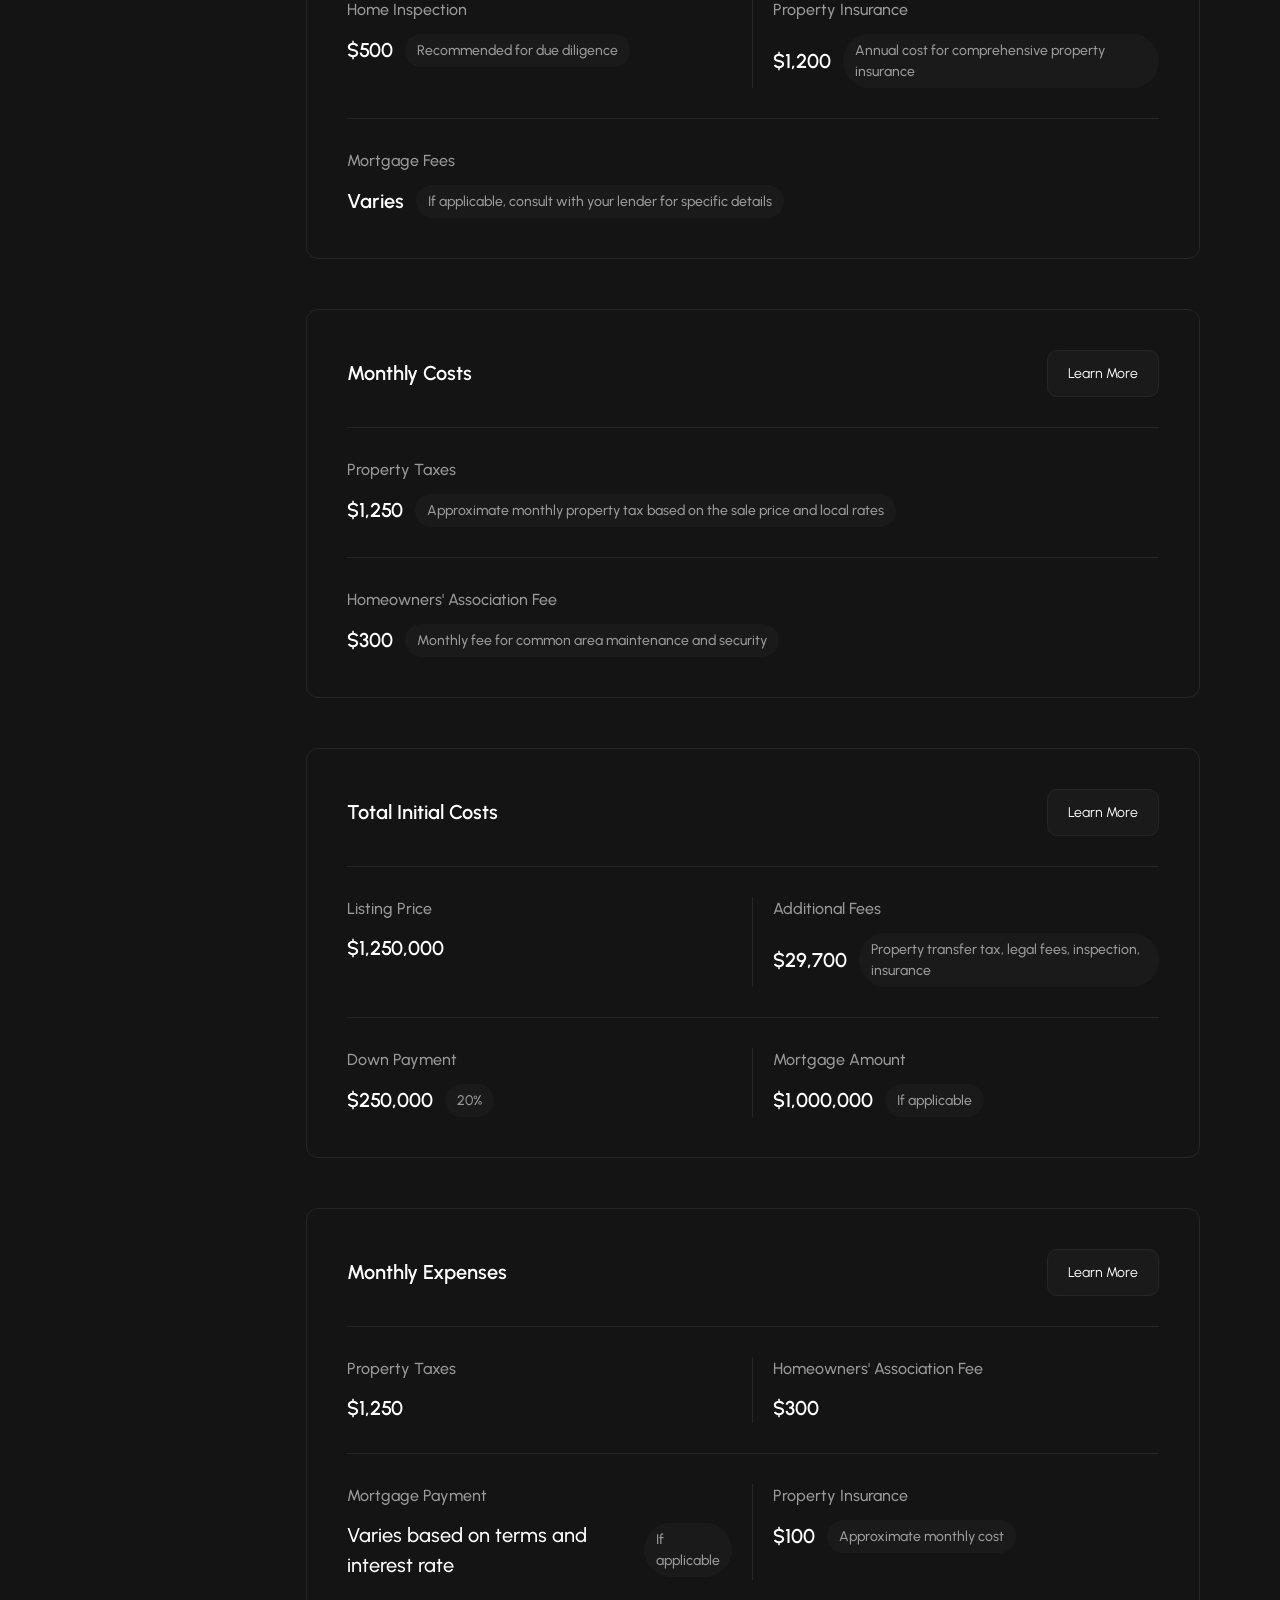
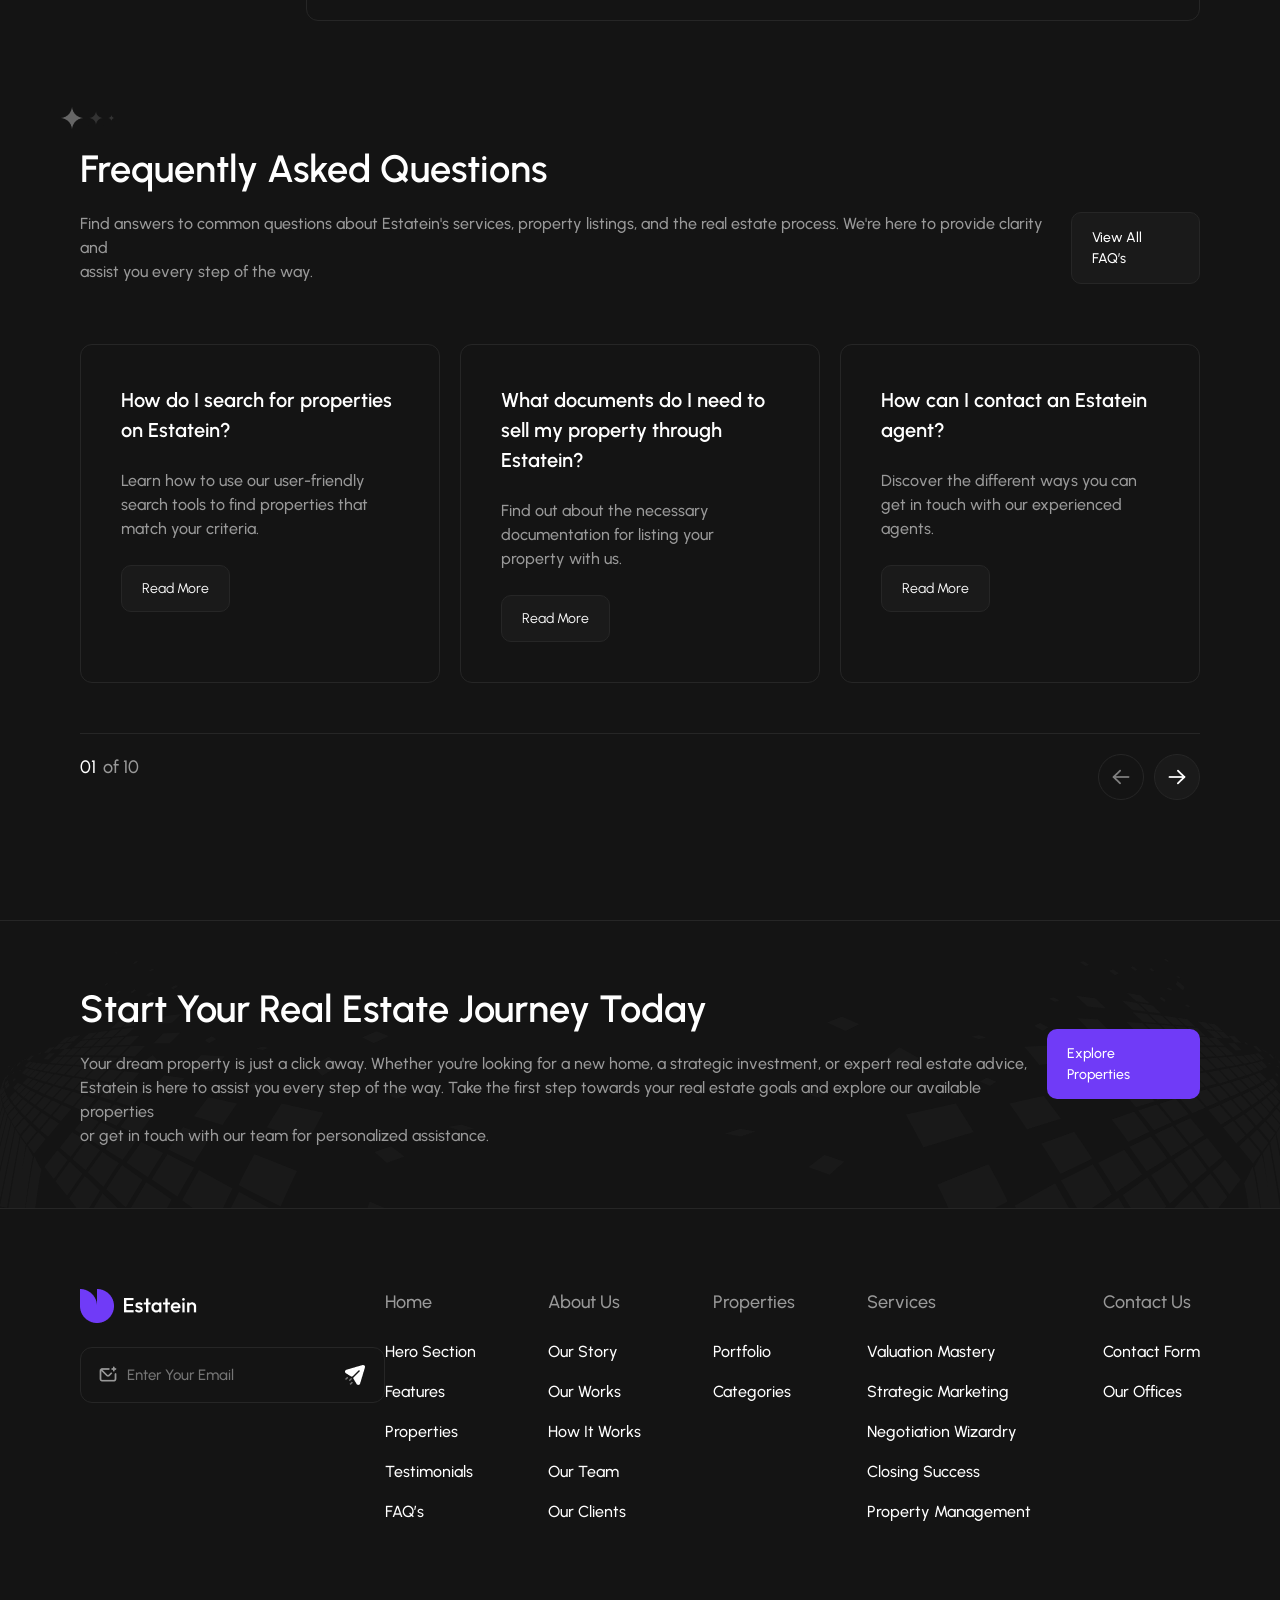
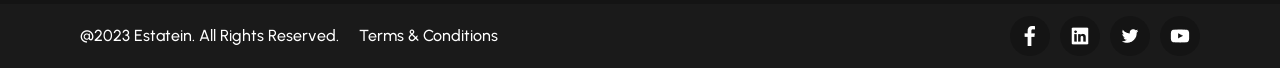
<file: Property_Details.html>
<!DOCTYPE html>
<html lang="en">
<head>
    <meta charset="UTF-8">
    <meta name="viewport" content="width=device-width, initial-scale=1.0">
    <link rel="preconnect" href="https://fonts.googleapis.com">
    <link rel="preconnect" href="https://fonts.gstatic.com" crossorigin>
    <link href="https://fonts.googleapis.com/css2?family=Urbanist:ital,wght@0,100..900;1,100..900&display=swap" rel="stylesheet">
    <link rel="stylesheet" href="style\Home_style\typography.css">
    <link rel="stylesheet" href="style\Property_style\main_Property_Details.css">
    <link rel="stylesheet" href="style\Home_style\button.css">
    <link rel="stylesheet" href="style\Property_style\adaptive_Property_Details.css">
    <title>Property Details</title>
</head>
<body>
    <nav>
        <section class="navigation paragraph-2">
            <div class="logo__nav">
                <picture class="picture">
                    <source media="(max-width: 768px)" srcset="image_mobile\Home_images_mobile\logo_mobile.png" width="28px">
                    <source media="(max-width: 1911px)" srcset="image_laptop\Home_images_laptop\logo_laptop.png" width="34px">
                    <img src="image_desktop\Home_images\logo.png">
                </picture>

                <picture class="picture">
                    <source media="(max-width: 768px)" srcset="image_mobile\Home_images_mobile\logo_text_mobile.png">
                    <source media="(max-width: 1911px)" srcset="image_laptop\Home_images_laptop\logo_text_laptop.png">
                    <img src="image_desktop\Home_images\logo_text.png">
                </picture>
            </div>

            <div class="btn__nav no_mobile">
                <a href="index.html" class="link">Home</a>
                <a href="About_Us_Page.html" class="link">About Us</a>
                <a href="Properties.html" class="link link_active">Properties</a>
                <a href="#" class="link ">Services</a>
            </div>

            <a href="#" class="btn__black no_mobile">Contact Us</a>
            <a href="#" class="mobile_nav_btn">
                <img src="image_mobile\Home_images_mobile\nav_menu_mobile.png">
            </a>
        </section>
    </nav>

    <main>
        <section class="seaside">
            <div class="seaside_block">

                <div class="seaside_title no_mobile">
                    <div class="title_left_block">
                        <h3 class="heading-3_two">Seaside Serenity Villa</h3>
                        <span class="span_title_seaside">
                            <picture class="picture">
                                <img src="image_desktop\Property_Details_images\geo_icon_Property.png">
                            </picture>
                            <p class="paragraph-2 white">Malibu, California</p>
                        </span>

                    </div>

                    
                </div>

                <div class="seaside_title mobile">
                    <div class="title_left_block">
                        <h3 class="heading-3_two">Seaside Serenity Villa</h3>
                        <div class="seaside_title_sub-block">
                            <span class="span_title_seaside">
                                <picture class="picture">
                                    <source media="(max-width: 768px)" srcset="image_mobile\Property_Details_images_mobile\geo_icon_Property_mobile.png">
                                    <img src="image_desktop\Property_Details_images\geo_icon_Property.png">
                                </picture>
                                <p class="paragraph-2 white">Malibu, California</p>
                            </span>
                            <div class="price_block_title-2">
                                <p class="paragraph-2 gray">Price</p>
                                <h3 class="heading-2">$1,250,000</h3>
                            </div>
                        </div>
                    </div>
                </div>

                <div class="seaside_villa_block no_mobile">
                    <div class="villa_block_images">
                        <picture class="picture">
                            <source media="(max-width: 1911px)" srcset="image_laptop\Property_Details_images_laptop\ImageCard1_Property_laptop.png" width="122.22px">
                            <img src="image_desktop\Property_Details_images\ImageCard1_Property.png">
                        </picture>

                        <picture class="picture">
                            <source media="(max-width: 1911px)" srcset="image_laptop\Property_Details_images_laptop\ImageCard2_Property_laptop.png" width="122.22px">
                            <img src="image_desktop\Property_Details_images\ImageCard2_Property.png">
                        </picture>

                        <picture class="picture">
                            <source media="(max-width: 1911px)" srcset="image_laptop\Property_Details_images_laptop\ImageCard3_Property_laptop.png" width="122.22px">
                            <img src="image_desktop\Property_Details_images\ImageCard3_Property.png">
                        </picture>

                        <picture class="picture">
                            <source media="(max-width: 1911px)" srcset="image_laptop\Property_Details_images_laptop\ImageCard4_Property_laptop.png" width="122.22px">
                            <img src="image_desktop\Property_Details_images\ImageCard4_Property.png">
                        </picture>

                        <picture class="picture">
                            <source media="(max-width: 1911px)" srcset="image_laptop\Property_Details_images_laptop\ImageCard5_Property_laptop.png" width="122.22px">
                            <img src="image_desktop\Property_Details_images\ImageCard5_Property.png">
                        </picture>

                        <picture class="picture">
                            <source media="(max-width: 1911px)" srcset="image_laptop\Property_Details_images_laptop\ImageCard6_Property_laptop.png" width="122.22px">
                            <img src="image_desktop\Property_Details_images\ImageCard6_Property.png">
                        </picture>

                        <picture class="picture">
                            <source media="(max-width: 1911px)" srcset="image_laptop\Property_Details_images_laptop\ImageCard7_Property_laptop.png" width="122.22px">
                            <img src="image_desktop\Property_Details_images\ImageCard7_Property.png">
                        </picture>

                        <picture class="picture">
                            <source media="(max-width: 1911px)" srcset="image_laptop\Property_Details_images_laptop\ImageCard8_Property_laptop.png" width="122.22px">
                            <img src="image_desktop\Property_Details_images\ImageCard8_Property.png">
                        </picture>

                        <picture class="picture">
                            <source media="(max-width: 1911px)" srcset="image_laptop\Property_Details_images_laptop\ImageCard9_Property_laptop.png" width="122.22px">
                            <img src="image_desktop\Property_Details_images\ImageCard9_Property.png">
                        </picture>
                    </div>

                    <div class="villa_block_images_big">
                        <picture class="picture">
                            <source media="(max-width: 1911px)" srcset="image_laptop\Property_Details_images_laptop\ImageBigCard1_Property_laptop.png">
                            <img src="image_desktop\Property_Details_images\ImageBigCard1_Property.png">
                        </picture>

                        <picture class="picture">
                            <source media="(max-width: 1911px)" srcset="image_laptop\Property_Details_images_laptop\ImageBigCard2_Property_laptop.png">
                            <img src="image_desktop\Property_Details_images\ImageBigCard2_Property.png">
                        </picture>
                    </div>

                    <div class="scroll_block_images">
                        <a href="#" class="btn_scroll btn_scroll-left">
                            <picture class="picture">
                                <source media="(max-width: 1911px)" srcset="image_laptop\Property_Details_images_laptop\vector_left_Property_laptop.png">
                                <img src="image_desktop\Property_Details_images\vector_left_Property.png">
                            </picture>
                        </a>

                        <div class="scroll_stick_span">
                            <span class="gray_stick gray_stick-active"></span>
                            <span class="gray_stick"></span>
                            <span class="gray_stick"></span>
                            <span class="gray_stick"></span>
                            <span class="gray_stick"></span>
                            <span class="gray_stick"></span>
                        </div>

                        <a href="#" class="btn_scroll btn_scroll-right">
                            <picture class="picture">
                                <source media="(max-width: 1911px)" srcset="image_laptop\Property_Details_images_laptop\vector_right_Property_laptop.png">
                                <img src="image_desktop\Property_Details_images\vector_right_Property.png">
                            </picture>
                        </a>
                    </div>
                </div>


                <div class="seaside_villa_block mobile">

                    <div class="villa_block_images_big">
                        <picture class="picture">
                            <source media="(max-width: 768px)" srcset="image_mobile\Property_Details_images_mobile\ImageBigCard1_Property_mobile.png">
                            <source media="(max-width: 1911px)" srcset="image_laptop\Property_Details_images_laptop\ImageBigCard1_Property_laptop.png">
                            <img src="image_desktop\Property_Details_images\ImageBigCard1_Property.png">
                        </picture>
                    </div>
                    
                    <div class="villa_block_images">
                        <picture class="picture">
                            <source media="(max-width: 768px)" srcset="image_mobile\Property_Details_images_mobile\ImageCard1_Property_mobile.png">
                            <source media="(max-width: 1911px)" srcset="image_laptop\Property_Details_images_laptop\ImageCard1_Property_laptop.png" width="122.22px">
                            <img src="image_desktop\Property_Details_images\ImageCard1_Property.png">
                        </picture>

                        <picture class="picture">
                            <source media="(max-width: 768px)" srcset="image_mobile\Property_Details_images_mobile\ImageCard2_Property_mobile.png">
                            <source media="(max-width: 1911px)" srcset="image_laptop\Property_Details_images_laptop\ImageCard2_Property_laptop.png" width="122.22px">
                            <img src="image_desktop\Property_Details_images\ImageCard2_Property.png">
                        </picture>

                        <picture class="picture">
                            <source media="(max-width: 768px)" srcset="image_mobile\Property_Details_images_mobile\ImageCard3_Property_mobile.png">
                            <source media="(max-width: 1911px)" srcset="image_laptop\Property_Details_images_laptop\ImageCard3_Property_laptop.png" width="122.22px">
                            <img src="image_desktop\Property_Details_images\ImageCard3_Property.png">
                        </picture>

                        <picture class="picture">
                            <source media="(max-width: 768px)" srcset="image_mobile\Property_Details_images_mobile\ImageCard4_Property_mobile.png">
                            <source media="(max-width: 1911px)" srcset="image_laptop\Property_Details_images_laptop\ImageCard4_Property_laptop.png" width="122.22px">
                            <img src="image_desktop\Property_Details_images\ImageCard4_Property.png">
                        </picture>
                    </div>

                    <div class="scroll_block_images">
                        <a href="#" class="btn_scroll btn_scroll-left">
                            <picture class="picture">
                                <source media="(max-width: 1911px)" srcset="image_laptop\Property_Details_images_laptop\vector_left_Property_laptop.png">
                                <img src="image_desktop\Property_Details_images\vector_left_Property.png">
                            </picture>
                        </a>

                        <div class="scroll_stick_span">
                            <span class="gray_stick gray_stick-active"></span>
                            <span class="gray_stick"></span>
                            <span class="gray_stick"></span>
                            <span class="gray_stick"></span>
                            <span class="gray_stick"></span>
                            <span class="gray_stick"></span>
                        </div>

                        <a href="#" class="btn_scroll btn_scroll-right">
                            <picture class="picture">
                                <source media="(max-width: 1911px)" srcset="image_laptop\Property_Details_images_laptop\vector_right_Property_laptop.png">
                                <img src="image_desktop\Property_Details_images\vector_right_Property.png">
                            </picture>
                        </a>
                    </div>

                </div>


            </div>

            <div class="sub_seaside_block">
                <section class="sub_seaside_block_card">
                    <div class="block_card_title">
                        <h3 class="heading-3 heading-3_mobile-2">Description</h3>
                        <p class="paragraph-2 gray">Discover your own piece of paradise with the Seaside Serenity Villa. T With an open floor plan, breathtaking ocean views from every room, and direct access to a pristine sandy beach, this property is the epitome of coastal living.</p>
                    </div>

                    <div class="block_card_bottom no_mobile">
                        <div class="card_component_bottom">
                            <span class="component">
                                <picture class="picture">
                                    <img src="image_desktop\Property_Details_images\badroomIcon_Property.png">
                                </picture>
                                <p class="paragraph-2 gray">Bedrooms</p>
                            </span>
                            <h3 class="heading-3">04</h3>
                        </div>

                        <div class="gray_stick-component"></div>

                        <div class="card_component_bottom">
                            <span class="component">
                                <picture class="picture">
                                    <img src="image_desktop\Property_Details_images\bathroomIcon_Property.png">
                                </picture>
                                <p class="paragraph-2 gray">Bathrooms</p>
                            </span>
                            <h3 class="heading-3">03</h3>
                        </div>

                        <div class="gray_stick-component"></div>

                        <div class="card_component_bottom">
                            <span class="component">
                                <picture class="picture">
                                    <img src="image_desktop\Property_Details_images\areaIcon_Property.png">
                                </picture>
                                <p class="paragraph-2 gray">Area</p>
                            </span>
                            <h3 class="heading-3">2,500 Square Feet</h3>
                        </div>
                    </div>


                    <div class="block_card_bottom-2 mobile">

                        <div class="gray_stick-2"></div>

                        <div class="card_mobile_component">
                            <div class="card_component_bottom">
                                <span class="component">
                                    <picture class="picture">
                                        <source media="(max-width: 768px)" srcset="image_mobile\Property_Details_images_mobile\badroomIcon_Property_mobile.png">
                                        <img src="image_desktop\Property_Details_images\badroomIcon_Property.png">
                                    </picture>
                                    <p class="paragraph-2 gray">Bedrooms</p>
                                </span>
                                <h3 class="heading-2">04</h3>
                            </div>

                            <div class="gray_stick-component"></div>

                            <div class="card_component_bottom">
                                <span class="component">
                                    <picture class="picture">
                                        <source media="(max-width: 768px)" srcset="image_mobile\Property_Details_images_mobile\bathroomIcon_Property_mobile.png">
                                        <img src="image_desktop\Property_Details_images\bathroomIcon_Property.png">
                                    </picture>
                                    <p class="paragraph-2 gray">Bathrooms</p>
                                </span>
                                <h3 class="heading-2">03</h3>
                            </div>
                        </div>

                        <div class="gray_stick-2"></div>

                        <div>
                            <div class="card_component_bottom">
                                <span class="component">
                                    <picture class="picture">
                                        <source media="(max-width: 768px)" srcset="image_mobile\Property_Details_images_mobile\areaIcon_Property_mobile.png">
                                        <img src="image_desktop\Property_Details_images\areaIcon_Property.png">
                                    </picture>
                                    <p class="paragraph-2 gray">Area</p>
                                </span>
                                <h3 class="heading-2">2,500 Square Feet</h3>
                            </div>
                        </div>

                    </div>


                </section>
                
                <section class="sub_seaside_block_card">
                    <h3 class="heading-3 heading-3_mobile-2">Key Features and Amenities</h3>
                    <div class="block_card_featured">
                        <span class="card_featured">
                            <picture>
                                <source media="(max-width: 768px)" srcset="image_mobile\Property_Details_images_mobile\lightningIcon_Property_mobile.png">
                                <img src="image_desktop\Property_Details_images\lightningIcon_Property.png">
                            </picture>
                            <p class="paragraph-2 gray">Expansive oceanfront terrace for outdoor entertaining</p>
                        </span>

                        <span class="card_featured">
                            <picture>
                                <source media="(max-width: 768px)" srcset="image_mobile\Property_Details_images_mobile\lightningIcon_Property_mobile.png">
                                <img src="image_desktop\Property_Details_images\lightningIcon_Property.png">
                            </picture>
                            <p class="paragraph-2 gray">Gourmet kitchen with top-of-the-line appliances</p>
                        </span>
                        
                        <span class="card_featured">
                            <picture>
                                <source media="(max-width: 768px)" srcset="image_mobile\Property_Details_images_mobile\lightningIcon_Property_mobile.png">
                                <img src="image_desktop\Property_Details_images\lightningIcon_Property.png">
                            </picture>
                            <p class="paragraph-2 gray">Private beach access for morning strolls and sunset views</p>
                        </span>

                        <span class="card_featured">
                            <picture>
                                <source media="(max-width: 768px)" srcset="image_mobile\Property_Details_images_mobile\lightningIcon_Property_mobile.png">
                                <img src="image_desktop\Property_Details_images\lightningIcon_Property.png">
                            </picture>
                            <p class="paragraph-2 gray">Master suite with a spa-inspired bathroom and ocean-facing balcony</p>
                        </span>

                        <span class="card_featured">
                            <picture>
                                <source media="(max-width: 768px)" srcset="image_mobile\Property_Details_images_mobile\lightningIcon_Property_mobile.png">
                                <img src="image_desktop\Property_Details_images\lightningIcon_Property.png">
                            </picture>
                            <p class="paragraph-2 gray">Private garage and ample storage space</p>
                        </span>
                    </div>
                </section>
            </div>
        </section>

        <section class="villa_inquiry_block">
            <div class="title_section-1">
                <h2 class="heading-2 heading-2-mobile">Inquire About Seaside Serenity Villa</h2>
                <p class="paragraph-2 gray">Interested in this property? Fill out the form below, and our real estate experts will get back to you with more details, including scheduling a viewing and answering any questions you may have.</p>
                <picture class="zvezdi">
                    <source media="(max-width: 768px)" srcset="image_mobile\Home_images_mobile\zvezdi_mobile.png">
                    <source media="(max-width: 1911px)" srcset="image_laptop\Home_images_laptop\zvezdi_laptop.png">
                    <img src="image_desktop\Home_images\zvezdi.png" >
                </picture>
            </div>
            
            <div class="villa_inquiry_card">
                <div class="form_block">
                    <div class="form1">
                        <div class="form-1_input">
                            <h4 class="heading-4 heading-4_mobile">First Name</h4>
                            <input 
                            type="name"
                            placeholder="Enter First Name"
                            class="imput_first_name">
                        </div>

                        <div class="form-1_input">
                            <h4 class="heading-4 heading-4_mobile">Last Name</h4>
                            <input 
                            type="name"
                            placeholder="Enter Last Name"
                            class="imput_last_name">
                        </div>
                    </div>

                    <div class="form1">
                        <div class="form-1_input">
                            <h4 class="heading-4 heading-4_mobile">Email</h4>
                            <input 
                            type="email"
                            placeholder="Enter your Email"
                            class="imput_email">
                        </div>

                        <div class="form-1_input">
                            <h4 class="heading-4 heading-4_mobile">Phone</h4>
                            <input 
                            type="tel"
                            placeholder="Enter Phone Number"
                            class="imput_number">
                        </div>
                    </div>

                    <div class="form-1_input">
                        <h4 class="heading-4 heading-4_mobile">Selected Property</h4>
                        <div class="form-1_geo">
                            <p class="paragraph-2 white paragraph-2-two">Seaside Serenity Villa, Malibu, California</p>
                            <a href="#">
                                <picture class="picture">
                                    <source media="(max-width: 768px)" srcset="image_mobile\Property_Details_images_mobile\geo2_icon_Property_mobile.png">
                                    <source media="(max-width: 1911px)" srcset="image_laptop\Property_Details_images_laptop\geo_icon_Property_laptop.png">
                                    <img src="image_desktop\Property_Details_images\geo_icon_Property.png">
                                </picture>
                            </a>
                        </div>
                    </div>

                    <div class="form-1_input">
                        <h4 class="heading-4 heading-4_mobile">Message</h4>
                        <textarea
                        id="message"
                        placeholder="Enter your Message here.."></textarea>
                    </div>
                </div>

                <div class="privacy_policy_section">
                    <div class="checkbox_block">
                        <input type="checkbox">
                        <p class="paragraph-2 gray">I agree with Terms of Use and Privacy Policy</p>
                    </div>
                    <a href="#" class="btn__violet-3 paragraph-2">Send Your Message</a>
                </div>
            </div>
        </section>

        <section class="detailed_pricing_info">
            <div class="title_section">
                <h2 class="heading-2 heading-2-mobile">Comprehensive Pricing Details</h2>
                <p class="paragraph-2 gray">
                    At Estatein, transparency is key. We want you to have a clear understanding of all costs associated with your property investment. Below, we break down 
                    <br class="br_laptop">
                    the pricing 
                    <br class="br_desktop">
                    for Seaside Serenity Villa to help you make an informed decision</p>
                <picture class="zvezdi">
                    <source media="(max-width: 768px)" srcset="image_mobile\Home_images_mobile\zvezdi_mobile.png">
                    <source media="(max-width: 1911px)" srcset="image_laptop\Home_images_laptop\zvezdi_laptop.png">
                    <img src="image_desktop\Home_images\zvezdi.png" >
                </picture>
            </div>

            <div class="sub_title_and_block">
                <div class="sub_title">
                    <h3 class="heading-3 heading-3_mobile-2">Note</h3>
                    <span class="gray_stick-component"></span>
                    <p class="paragraph-2 gray">The figures provided above are estimates and may vary depending on the property, location, and individual circumstances.</p>
                </div>

                <div class="detailed_pricing_main_block">
                    <div class="price_block_title">
                        <p class="paragraph-1 gray">Listing Price</p>
                        <h3 class="heading-2_two heading-2-mobile">$1,250,000</h3>
                    </div>

                    <div class="pricing_main_cards">
                        <div class="pricing_main_card">
                            <div class="pricing_main_card_title">
                                <h3 class="heading-3 heading-3_mobile-2">Additional Fees</h3>
                                <a href="#" class="btn__gray">Learn More</a>
                            </div>

                            <div class="horizontal_stick"></div>

                            <div class="pricing_main_card_info">
                                <div class="transfer_price">
                                    <p class="paragraph-2 gray">Property Transfer Tax</p>
                                    <div class="component_block">
                                        <h3 class="heading-3 heading-3_mobile-2">$25,000</h3>
                                        <p class="paragraph-2 gray component-p">Based on the sale price and local regulations</p>
                                    </div>
                                </div>

                                <span class="gray_stick-component"></span>

                                <div class="transfer_price">
                                    <p class="paragraph-2 gray">Legal Fees</p>
                                    <div class="component_block">
                                        <h3 class="heading-3 heading-3_mobile-2">$3,000</h3>
                                        <p class="paragraph-2 gray component-p">Approximate cost for legal services, including title transfer</p>
                                    </div>
                                </div>
                            </div>

                            <div class="horizontal_stick"></div>

                            <div class="pricing_main_card_info">
                                <div class="transfer_price">
                                    <p class="paragraph-2 gray">Home Inspection</p>
                                    <div class="component_block">
                                        <h3 class="heading-3 heading-3_mobile-2">$500</h3>
                                        <p class="paragraph-2 gray component-p">Recommended for due diligence</p>
                                    </div>
                                </div>

                                <span class="gray_stick-component"></span>

                                <div class="transfer_price">
                                    <p class="paragraph-2 gray">Property Insurance</p>
                                    <div class="component_block">
                                        <h3 class="heading-3 heading-3_mobile-2">$1,200</h3>
                                        <p class="paragraph-2 gray component-p">Annual cost for comprehensive property insurance</p>
                                    </div>
                                </div>
                            </div>

                            <div class="horizontal_stick"></div>

                            <div class="transfer_price">
                                <p class="paragraph-2 gray">Mortgage Fees</p>
                                <div class="component_block">
                                    <h3 class="heading-3 heading-3_mobile-2">Varies</h3>
                                    <p class="paragraph-2 gray component-p">If applicable, consult with your lender for specific details</p>
                                </div>
                            </div>
                        </div>

                        <div class="pricing_main_card">
                            <div class="pricing_main_card_title">
                                <h3 class="heading-3 heading-3_mobile-2">Monthly Costs</h3>
                                <a href="#" class="btn__gray">Learn More</a>
                            </div>

                            <div class="horizontal_stick"></div>

                            <div class="transfer_price">
                                <p class="paragraph-2 gray">Property Taxes</p>
                                <div class="component_block">
                                    <h3 class="heading-3 heading-3_mobile-2">$1,250</h3>
                                    <p class="paragraph-2 gray component-p">Approximate monthly property tax based on the sale price and local rates</p>
                                </div>
                            </div>

                            <div class="horizontal_stick"></div>

                            <div class="transfer_price">
                                <p class="paragraph-2 gray">Homeowners' Association Fee</p>
                                <div class="component_block">
                                    <h3 class="heading-3 heading-3_mobile-2">$300</h3>
                                    <p class="paragraph-2 gray component-p">Monthly fee for common area maintenance and security</p>
                                </div>
                            </div>
                        </div>

                        <div class="pricing_main_card">
                            <div class="pricing_main_card_title">
                                <h3 class="heading-3 heading-3_mobile-2">Total Initial Costs</h3>
                                <a href="#" class="btn__gray">Learn More</a>
                            </div>

                            <div class="horizontal_stick"></div>

                            <div class="pricing_main_card_info">
                                <div class="transfer_price">
                                    <p class="paragraph-2 gray">Listing Price</p>
                                    <div class="component_block">
                                        <h3 class="heading-3 heading-3_mobile-2">$1,250,000</h3>
                                    </div>
                                </div>

                                <span class="gray_stick-component"></span>

                                <div class="transfer_price">
                                    <p class="paragraph-2 gray">Additional Fees</p>
                                    <div class="component_block">
                                        <h3 class="heading-3 heading-3_mobile-2">$29,700</h3>
                                        <p class="paragraph-2 gray component-p">Property transfer tax, legal fees, inspection, insurance</p>
                                    </div>
                                </div>
                            </div>

                            <div class="horizontal_stick"></div>

                            <div class="pricing_main_card_info">
                                <div class="transfer_price">
                                    <p class="paragraph-2 gray">Down Payment</p>
                                    <div class="component_block">
                                        <h3 class="heading-3 heading-3_mobile-2">$250,000</h3>
                                        <p class="paragraph-2 gray component-p">20%</p>
                                    </div>
                                </div>

                                <span class="gray_stick-component"></span>

                                <div class="transfer_price">
                                    <p class="paragraph-2 gray">Mortgage Amount</p>
                                    <div class="component_block">
                                        <h3 class="heading-3 heading-3_mobile-2">$1,000,000</h3>
                                        <p class="paragraph-2 gray component-p">If applicable</p>
                                    </div>
                                </div>
                            </div>
                        </div>

                        <div class="pricing_main_card">
                            <div class="pricing_main_card_title">
                                <h3 class="heading-3 heading-3_mobile-2">Monthly Expenses</h3>
                                <a href="#" class="btn__gray">Learn More</a>
                            </div>

                            <div class="horizontal_stick"></div>

                            <div class="pricing_main_card_info">
                                <div class="transfer_price">
                                    <p class="paragraph-2 gray">Property Taxes</p>
                                    <div class="component_block">
                                        <h3 class="heading-3 heading-3_mobile-2" >$1,250</h3>
                                    </div>
                                </div>

                                <span class="gray_stick-component"></span>

                                <div class="transfer_price">
                                    <p class="paragraph-2 gray">Homeowners' Association Fee</p>
                                    <div class="component_block">
                                        <h3 class="heading-3 heading-3_mobile-2">$300</h3>
                                    </div>
                                </div>
                            </div>

                            <div class="horizontal_stick"></div>

                            <div class="pricing_main_card_info">
                                <div class="transfer_price">
                                    <p class="paragraph-2 gray">Mortgage Payment</p>
                                    <div class="component_block">
                                        <h3 class="heading-3 heading_no_price heading-3_mobile-2 fffff">Varies based on terms and interest rate</h3>
                                        <p class="paragraph-2 gray component-p no_mobile">If applicable</p>
                                    </div>
                                </div>

                                <span class="gray_stick-component"></span>

                                <div class="transfer_price">
                                    <p class="paragraph-2 gray">Property Insurance</p>
                                    <div class="component_block">
                                        <h3 class="heading-3 heading-3_mobile-2">$100</h3>
                                        <p class="paragraph-2 gray component-p">Approximate monthly cost</p>
                                    </div>
                                </div>
                            </div>
                        </div>
                    </div>
                </div>
            </div>
        </section>  

        <section class="questions">
            <div class="featured__top">
                <div class="featured__title">
                    <h2 class="heading-2 heading-2-mobile">Frequently Asked Questions</h2>
                    <p class="paragraph-2 gray ">
                        Find answers to common questions about Estatein's services, property listings, and the real estate process. We're here to provide clarity and 
                        <br class="br_laptop">
                        assist you every 
                        <br class="br_desktop">
                        step of the way.
                    </p>
                </div>
                <a href="#" class="btn__gray paragraph-2 no_mobile">View All FAQ’s</a>
                <picture class="zvezdi">
                    <source media="(max-width: 768px)" srcset="image_mobile\Home_images_mobile\zvezdi_mobile.png">
                    <source media="(max-width: 1911px)" srcset="image_laptop\Home_images_laptop\zvezdi_laptop.png">
                    <img src="image_desktop\Home_images\zvezdi.png" >
                </picture>
            </div>
            <div class="cards_and_scroll">
                <div class="questions__cards">
                    <section class="question_card">
                        <h3 class="heading-3 heading-3_mobile-2">How do I search for properties on Estatein?</h3>
                        <p class="paragraph-2 gray">Learn how to use our user-friendly search tools to find properties that match your criteria.</p>
                        <a href="#" class="btn__gray flex_btn">Read More</a>
                    </section>

                    <section class="question_card no_mobile">
                        <h3 class="heading-3">What documents do I need to sell my property through Estatein?</h3>
                        <p class="paragraph-2 gray">Find out about the necessary documentation for listing your property with us.</p>
                        <a href="#" class="btn__gray">Read More</a>
                    </section>

                    <section class="question_card no_mobile">
                        <h3 class="heading-3 subMargin">How can I contact an Estatein agent?</h3>
                        <p class="paragraph-2 gray">Discover the different ways you can get in touch with our experienced agents.</p>
                        <a href="#" class="btn__gray">Read More</a>
                    </section>
                </div>
                <div class="slide__block">
                    <a href="#" class="btn__gray paragraph-2 mobile">View All FAQ’s</a>
                    <span class="number__scroll no_mobile">
                        <p class="paragraph-1 scroll-p">01</p>
                        <p class="paragraph-1 scroll-p gray">of 10</p>
                    </span>
                    <div class="scoll__btn">
                        <a href="#">
                            <picture class="picture">
                                <source media="(max-width: 768px)" srcset="image_mobile\Home_images_mobile\vector_left_mobile.png" width="24px">
                                <source media="(max-width: 1911px)" srcset="image_laptop\Home_images_laptop\vector_left_laptop.png" width="24px">
                                <img src="image_desktop\Home_images\vektor__left.png" class="vector__btn">
                            </picture>
                        </a>
                        <span class=" mobile number__scroll_mobile">
                            <p class="paragraph-1 scroll-p">01</p>
                            <p class="paragraph-1 scroll-p gray">of 10</p>
                        </span>
                        <a href="#">
                            <picture class="picture">
                                <source media="(max-width: 768px)" srcset="image_mobile\Home_images_mobile\vector_right_mobile.png" width="24px">
                                <source media="(max-width: 1911px)" srcset="image_laptop\Home_images_laptop\vector_right_laptop.png" width="24px">
                                <img src="image_desktop\Home_images\vector__right.png" class="vector__btn right">
                            </picture>
                        </a>
                    </div>
                </div>
            </div>
        </section>

        <section class="CTA">
            <div class="CTA__title">
                <h2 class="heading-2 white heading-2-mobile">Start Your Real Estate Journey Today</h2>
                <p class="paragraph-2 gray">
                    Your dream property is just a click away. Whether you're looking for a new home, a strategic investment, or expert real estate advice, 
                    <br class="br_laptop">
                    <br class="br_mobile">
                    Estatein is 
                    <br class="br_desktop">
                    here to assist you every step of the way. Take the first step towards your real estate goals and explore our available properties 
                    <br class="br_laptop">
                    <br class="br_mobile">
                    or get in touch 
                    <br class="br_desktop">
                    with our team for personalized assistance.
                </p>
            </div>
            <a href="#" class="btn__violet paragraph-2 flex_btn">Explore Properties</a>
            <picture class="picture abstract__left">
                <source media="(max-width: 768px)" srcset="image_mobile\Home_images_mobile\Abstract_left_mobile.png">
                <source media="(max-width: 1911px)" srcset="image_laptop\Home_images_laptop\Abstract_left_laptop.png">
                <img src="image_desktop\Home_images\Abstract_left.png">
            </picture>

            <picture class="picture abstract__right">
                <source media="(max-width: 768px)" srcset="image_mobile\Home_images_mobile\Abstract_right_mobile.png">
                <source media="(max-width: 1911px)" srcset="image_laptop\Home_images_laptop\Abstract_right_laptop.png">
                <img src="image_desktop\Home_images\Abstract_right.png">
            </picture>
        </section>
    </main>

    <footer>
        <section class="footer">
            <div class="contact__footer">
                <div class="logo__nav">
                    <picture class="picture">
                        <source media="(max-width: 1911px)" srcset="image_laptop\Home_images_laptop\logo_laptop.png" width="34px">
                        <img src="image_desktop\Home_images\logo.png">
                    </picture>

                    <picture class="picture">
                        <source media="(max-width: 1911px)" srcset="image_laptop\Home_images_laptop\logo_text_laptop.png">
                        <img src="image_desktop\Home_images\logo_text.png">
                    </picture>
                </div>
                <div class="label__block">
                    <label for="email" class="label__footer">
                        <input id="email" type="email" placeholder="Enter Your Email" class="input__footer">
                    </label>

                    <picture class="placeholder__left picture">
                        <source media="(max-width: 1911px)" srcset="image_laptop\Home_images_laptop\Icon5_laptop.png">
                        <img src="image_desktop\Home_images\Icon5.png">
                    </picture>

                    <a href="#" class="placeholder__right">
                        <picture class="picture">
                            <source media="(max-width: 1911px)" srcset="image_laptop\Home_images_laptop\Icon6_laptop.png">
                            <img src="image_desktop\Home_images\Icon6.png">
                        </picture>
                    </a>
                </div>
            </div>
            <nav class="footer__navigation no_mobile">
                <div class="footer__list">
                    <p class="paragraph-1 gray">Home</p>
                    <ul class="ul__footer">
                        <li><a href="#" class="link paragraph-2">Hero Section</a></li>
                        <li><a href="#" class="link paragraph-2">Features</a></li>
                        <li><a href="#" class="link paragraph-2">Properties</a></li>
                        <li><a href="#" class="link paragraph-2">Testimonials</a></li>
                        <li><a href="#" class="link paragraph-2">FAQ’s</a></li>
                    </ul>
                </div>
                <div class="footer__list">
                    <p class="paragraph-1 gray">About Us</p>
                    <ul class="ul__footer">
                        <li><a href="#" class="link paragraph-2">Our Story</a></li>
                        <li><a href="#" class="link paragraph-2">Our Works</a></li>
                        <li><a href="#" class="link paragraph-2">How It Works</a></li>
                        <li><a href="#" class="link paragraph-2">Our Team</a></li>
                        <li><a href="#" class="link paragraph-2">Our Clients</a></li>
                    </ul>
                </div>
                <div class="footer__list">
                    <p class="paragraph-1 gray">Properties</p>
                    <ul class="ul__footer">
                        <li><a href="#" class="link paragraph-2">Portfolio</a></li>
                        <li><a href="#" class="link paragraph-2">Categories</a></li>
                    </ul>
                </div>

                <div class="footer__list">
                    <p class="paragraph-1 gray">Services</p>
                    <ul class="ul__footer">
                        <li><a href="#" class="link paragraph-2">Valuation Mastery</a></li>
                        <li><a href="#" class="link paragraph-2">Strategic Marketing</a></li>
                        <li><a href="#" class="link paragraph-2">Negotiation Wizardry</a></li>
                        <li><a href="#" class="link paragraph-2">Closing Success</a></li>
                        <li><a href="#" class="link paragraph-2">Property Management</a></li>
                    </ul>
                </div>

               <div class="footer__list">
                    <p class="paragraph-1 gray">Contact Us</p>
                    <ul class="ul__footer">
                        <li><a href="#" class="link paragraph-2">Contact Form</a></li>
                        <li><a href="#" class="link paragraph-2">Our Offices</a></li>
                    </ul>
                </div>
            </nav>
            <nav class="footer__navigation__mobile mobile">
                <div class="lists lists-1__block">
                    <div class="footer__list list-1">
                        <p class="paragraph-1 gray">Home</p>
                        <ul class="ul__footer">
                            <li><a href="#" class="link paragraph-2">Hero Section</a></li>
                            <li><a href="#" class="link paragraph-2">Features</a></li>
                            <li><a href="#" class="link paragraph-2">Properties</a></li>
                            <li><a href="#" class="link paragraph-2">Testimonials</a></li>
                            <li><a href="#" class="link paragraph-2">FAQ’s</a></li>
                        </ul>
                    </div>

                    <div class="gray_stick-list2"></div>

                    <div class="footer__list list-3">
                        <p class="paragraph-1 gray">About Us</p>
                        <ul class="ul__footer">
                            <li><a href="#" class="link paragraph-2">Our Story</a></li>
                            <li><a href="#" class="link paragraph-2">Our Works</a></li>
                            <li><a href="#" class="link paragraph-2">How It Works</a></li>
                            <li><a href="#" class="link paragraph-2">Our Team</a></li>
                            <li><a href="#" class="link paragraph-2">Our Clients</a></li>
                        </ul>
                    </div>
                </div>
                <div class="lists lists-2__block">
                    <div class="two_list_footer list-1">
                        <div class="footer__list">
                            <p class="paragraph-1 gray">Properties</p>
                            <ul class="ul__footer">
                                <li><a href="#" class="link paragraph-2">Portfolio</a></li>
                                <li><a href="#" class="link paragraph-2">Categories</a></li>
                            </ul>
                        </div>

                        <div class="footer__list">
                            <p class="paragraph-1 gray">Contact Us</p>
                            <ul class="ul__footer">
                                <li><a href="#" class="link paragraph-2">Contact Form</a></li>
                                <li><a href="#" class="link paragraph-2">Our Offices</a></li>
                            </ul>
                        </div>
                    </div>

                    <div class="gray_stick-list2"></div>

                    <div class="footer__list list-3">
                        <p class="paragraph-1 gray">Services</p>
                        <ul class="ul__footer">
                            <li><a href="#" class="link paragraph-2">Valuation Mastery</a></li>
                            <li><a href="#" class="link paragraph-2">Strategic Marketing</a></li>
                            <li><a href="#" class="link paragraph-2">Negotiation Wizardry</a></li>
                            <li><a href="#" class="link paragraph-2">Closing Success</a></li>
                            <li><a href="#" class="link paragraph-2">Property Management</a></li>
                        </ul>
                    </div>
                </div>
            </nav>
        </section>
        <section class="sub_footer">
            <div class="sub_footer__title">
                <p class="paragraph-2 white">@2023 Estatein. All Rights Reserved.</p>
                <p class="paragraph-2 white">Terms & Conditions</p>
            </div>
            <div class="sub_footer__network">
                <a href="#">
                    <picture class="picture">
                        <source media="(max-width: 768px)" srcset="image_mobile\Home_images_mobile\facebook_mobile.png">
                        <source media="(max-width: 1911px)" srcset="image_laptop\Home_images_laptop\facebook_laptop.png">
                        <img src="image_desktop\Home_images\facebook.png">
                    </picture>
                </a>
                <a href="#">
                    <picture class="picture">
                        <source media="(max-width: 768px)" srcset="image_mobile\Home_images_mobile\in_mobile.png">
                        <source media="(max-width: 1911px)" srcset="image_laptop\Home_images_laptop\in_laptop.png">
                        <img src="image_desktop\Home_images\in.png">
                    </picture>
                </a>
                <a href="#">
                    <picture class="picture">
                        <source media="(max-width: 768px)" srcset="image_mobile\Home_images_mobile\twitter_mobile.png">
                        <source media="(max-width: 1911px)" srcset="image_laptop\Home_images_laptop\twitter_laptop.png">
                        <img src="image_desktop\Home_images\twitter.png">
                    </picture>
                </a>
                <a href="#">
                    <picture class="picture">
                        <source media="(max-width: 768px)" srcset="image_mobile\Home_images_mobile\youtube_mobile.png">
                        <source media="(max-width: 1911px)" srcset="image_laptop\Home_images_laptop\youtube_laptop.png">
                        <img src="image_desktop\Home_images\youtube.png">
                    </picture>
                </a>
            </div>
        </section>
    </footer>
</body>
</html>
</file>
